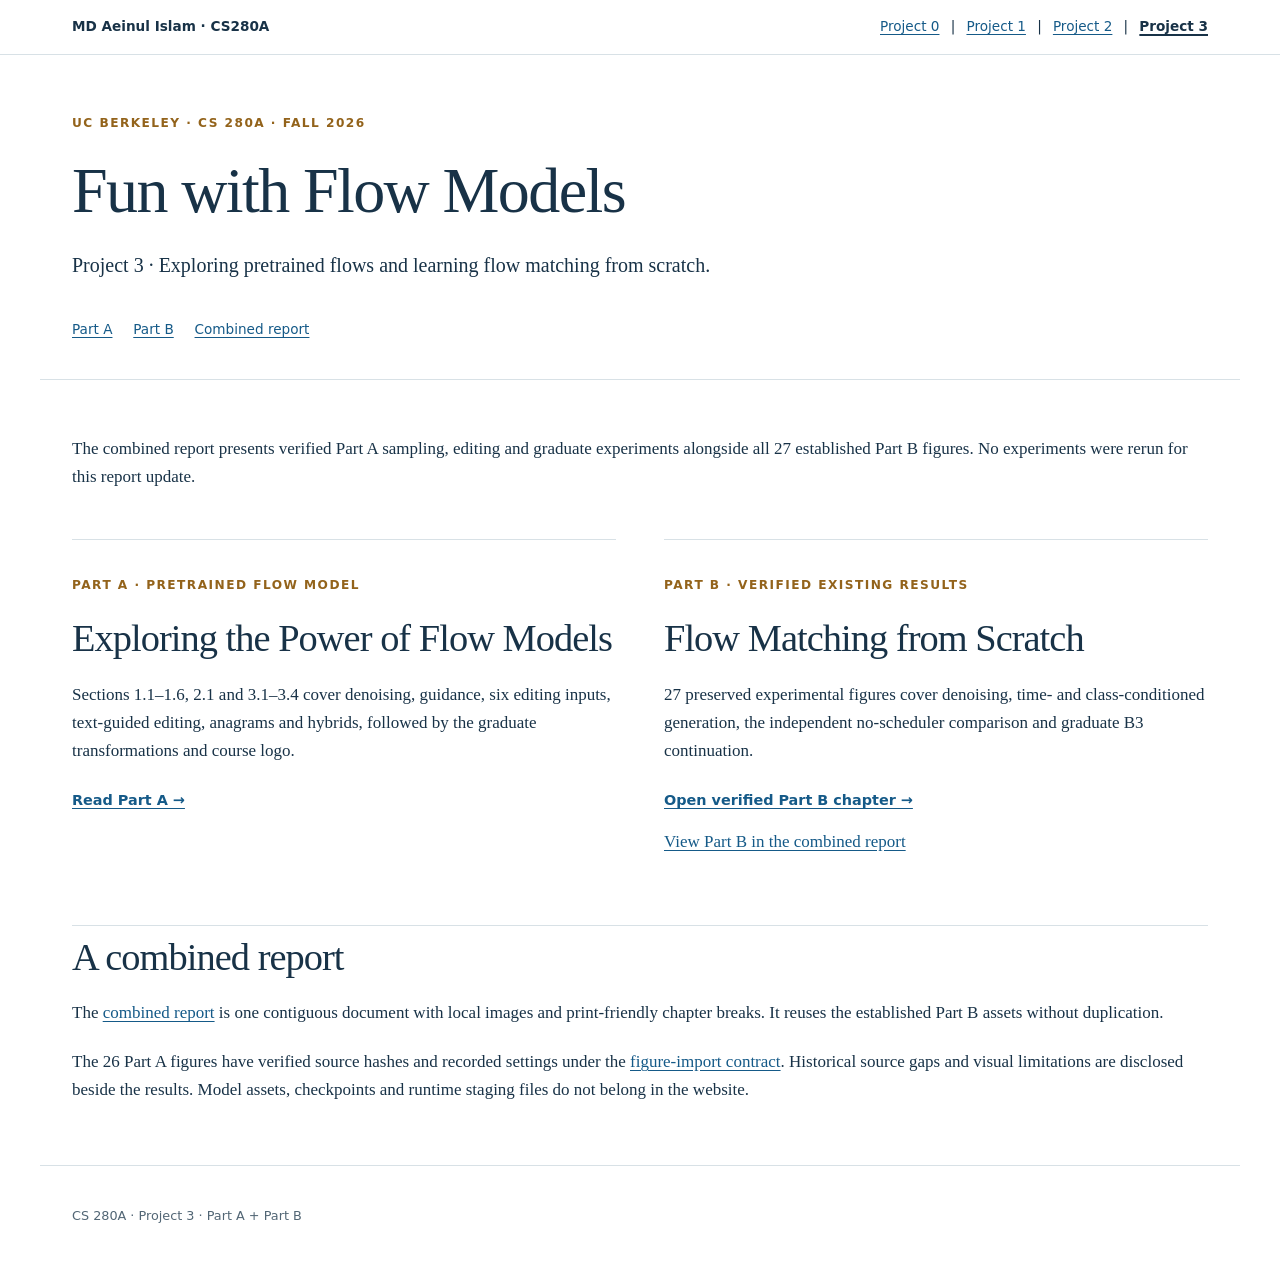
<file: index.html>
<!doctype html>
<html lang="en"><head><meta charset="utf-8"><meta name="viewport" content="width=device-width, initial-scale=1">
<meta http-equiv="Content-Security-Policy" content="default-src 'none'; img-src 'self'; style-src 'self'; base-uri 'none'; form-action 'none'">
<meta name="description" content="CS 280A Project 3, with verified Part A and Part B experiments and documented limitations.">
<title>CS 280A Project 3 · Fun with Flow Models</title><link rel="stylesheet" href="integration.css"></head>
<body class="project-site"><a class="skip" href="#home-main">Skip to project overview</a>
<nav class="project-bar" aria-label="Course projects"><div class="project-bar-inner"><span class="brand">MD Aeinul Islam · CS280A</span><div class="project-links"><a href="https://md-islam.github.io/cs280-project0/">Project 0</a><span aria-hidden="true">|</span><a href="https://md-islam.github.io/cs280-project1/">Project 1</a><span aria-hidden="true">|</span><a href="https://md-islam.github.io/cs280-project2/">Project 2</a><span aria-hidden="true">|</span><a href="index.html" aria-current="page">Project 3</a></div></div></nav>
<header class="site-header"><p class="overline">UC Berkeley · CS 280A · Fall 2026</p><h1>Fun with Flow Models</h1><p class="lead">Project 3 · Exploring pretrained flows and learning flow matching from scratch.</p>
<nav class="shared-nav" aria-label="Project navigation"><a href="report.html#part-a">Part A</a><a href="partb/index.html">Part B</a><a href="report.html">Combined report</a></nav></header>
<main id="home-main"><p>The combined report presents verified Part A sampling, editing and graduate experiments alongside all 27 established Part B figures. No experiments were rerun for this report update.</p>
<div class="chapter-links"><section><p class="overline">Part A · Pretrained flow model</p><h2>Exploring the Power of Flow Models</h2><p>Sections 1.1–1.6, 2.1 and 3.1–3.4 cover denoising, guidance, six editing inputs, text-guided editing, anagrams and hybrids, followed by the graduate transformations and course logo.</p><a class="chapter-link" href="report.html#part-a">Read Part A →</a></section>
<section><p class="overline">Part B · Verified existing results</p><h2>Flow Matching from Scratch</h2><p>27 preserved experimental figures cover denoising, time- and class-conditioned generation, the independent no-scheduler comparison and graduate B3 continuation.</p><a class="chapter-link" href="partb/index.html">Open verified Part B chapter →</a><p><a href="report.html#part-b">View Part B in the combined report</a></p></section></div>
<section class="workflow-note"><h2>A combined report</h2><p>The <a href="report.html">combined report</a> is one contiguous document with local images and print-friendly chapter breaks. It reuses the established Part B assets without duplication.</p><p>The 26 Part A figures have verified source hashes and recorded settings under the <a href="parta/figure_import.schema.json">figure-import contract</a>. Historical source gaps and visual limitations are disclosed beside the results. Model assets, checkpoints and runtime staging files do not belong in the website.</p></section></main>
<footer class="site-footer">CS 280A · Project 3 · Part A + Part B</footer></body></html>
</file>
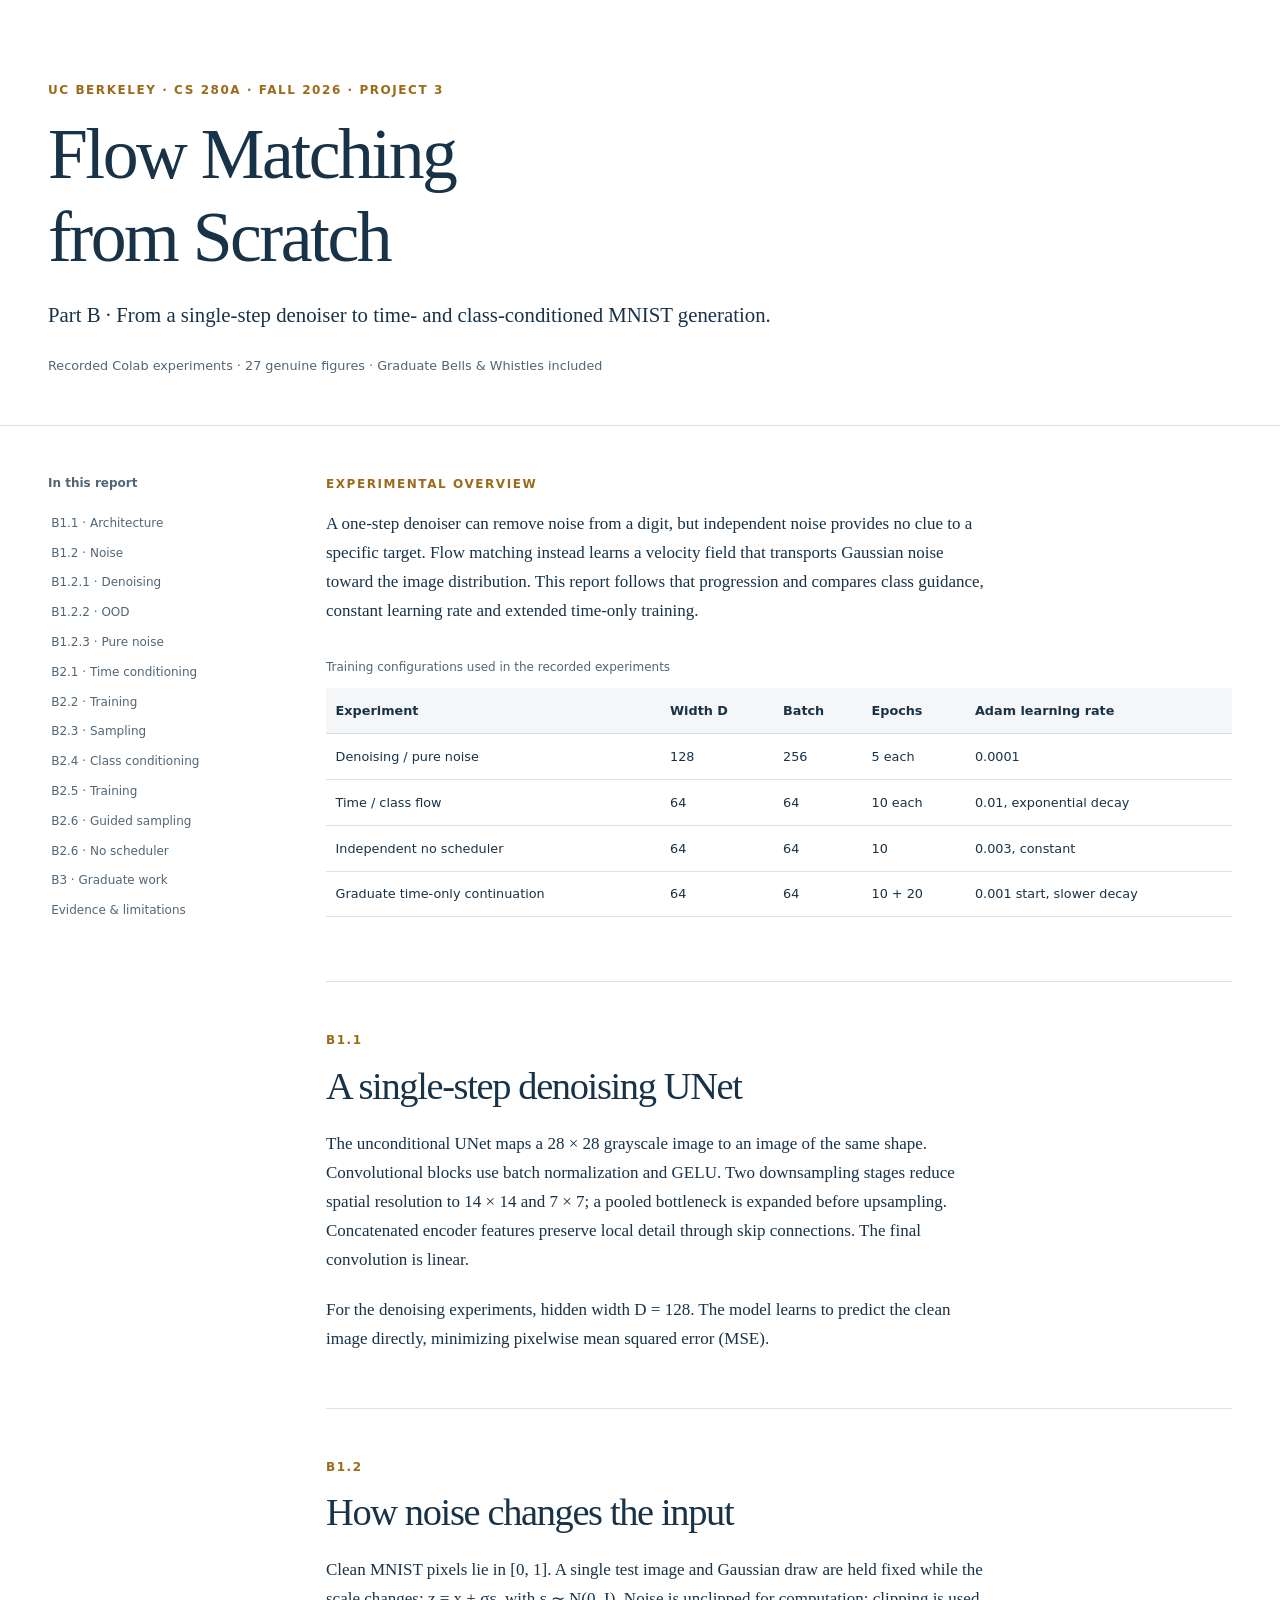
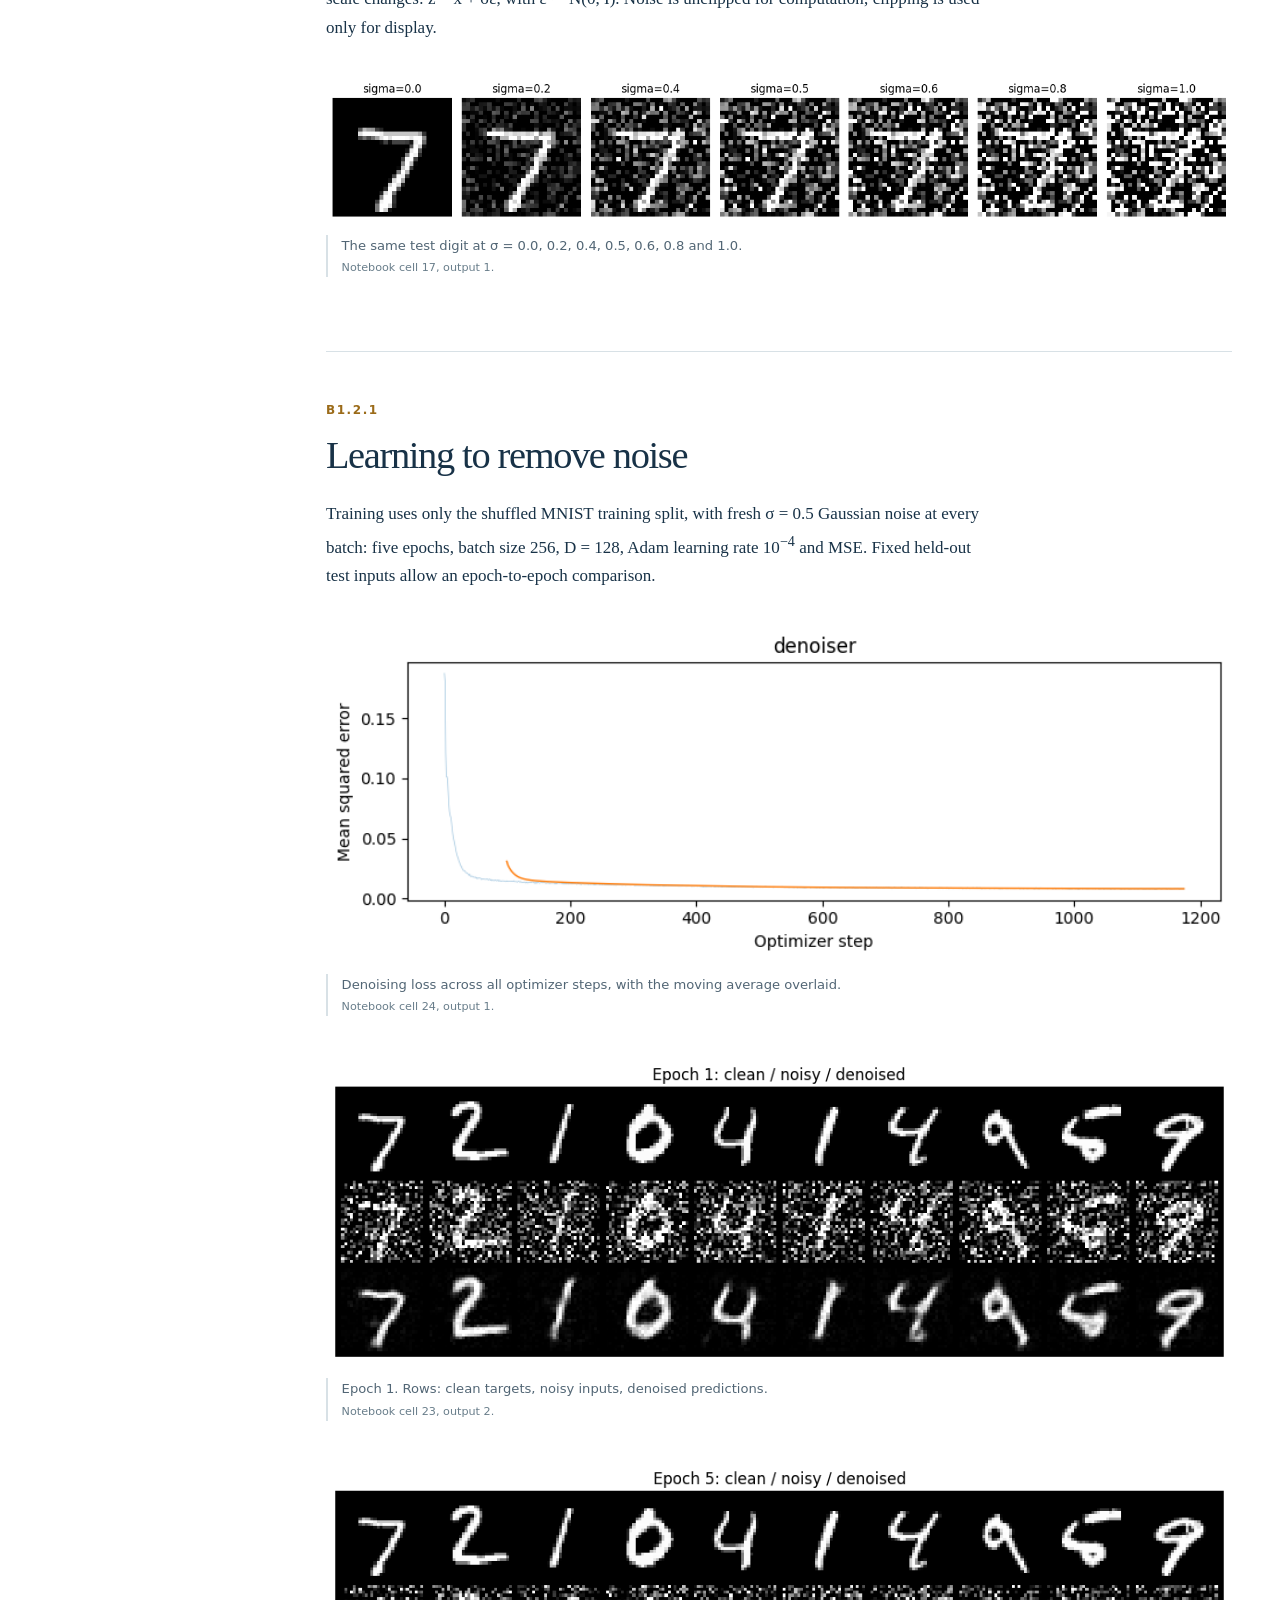
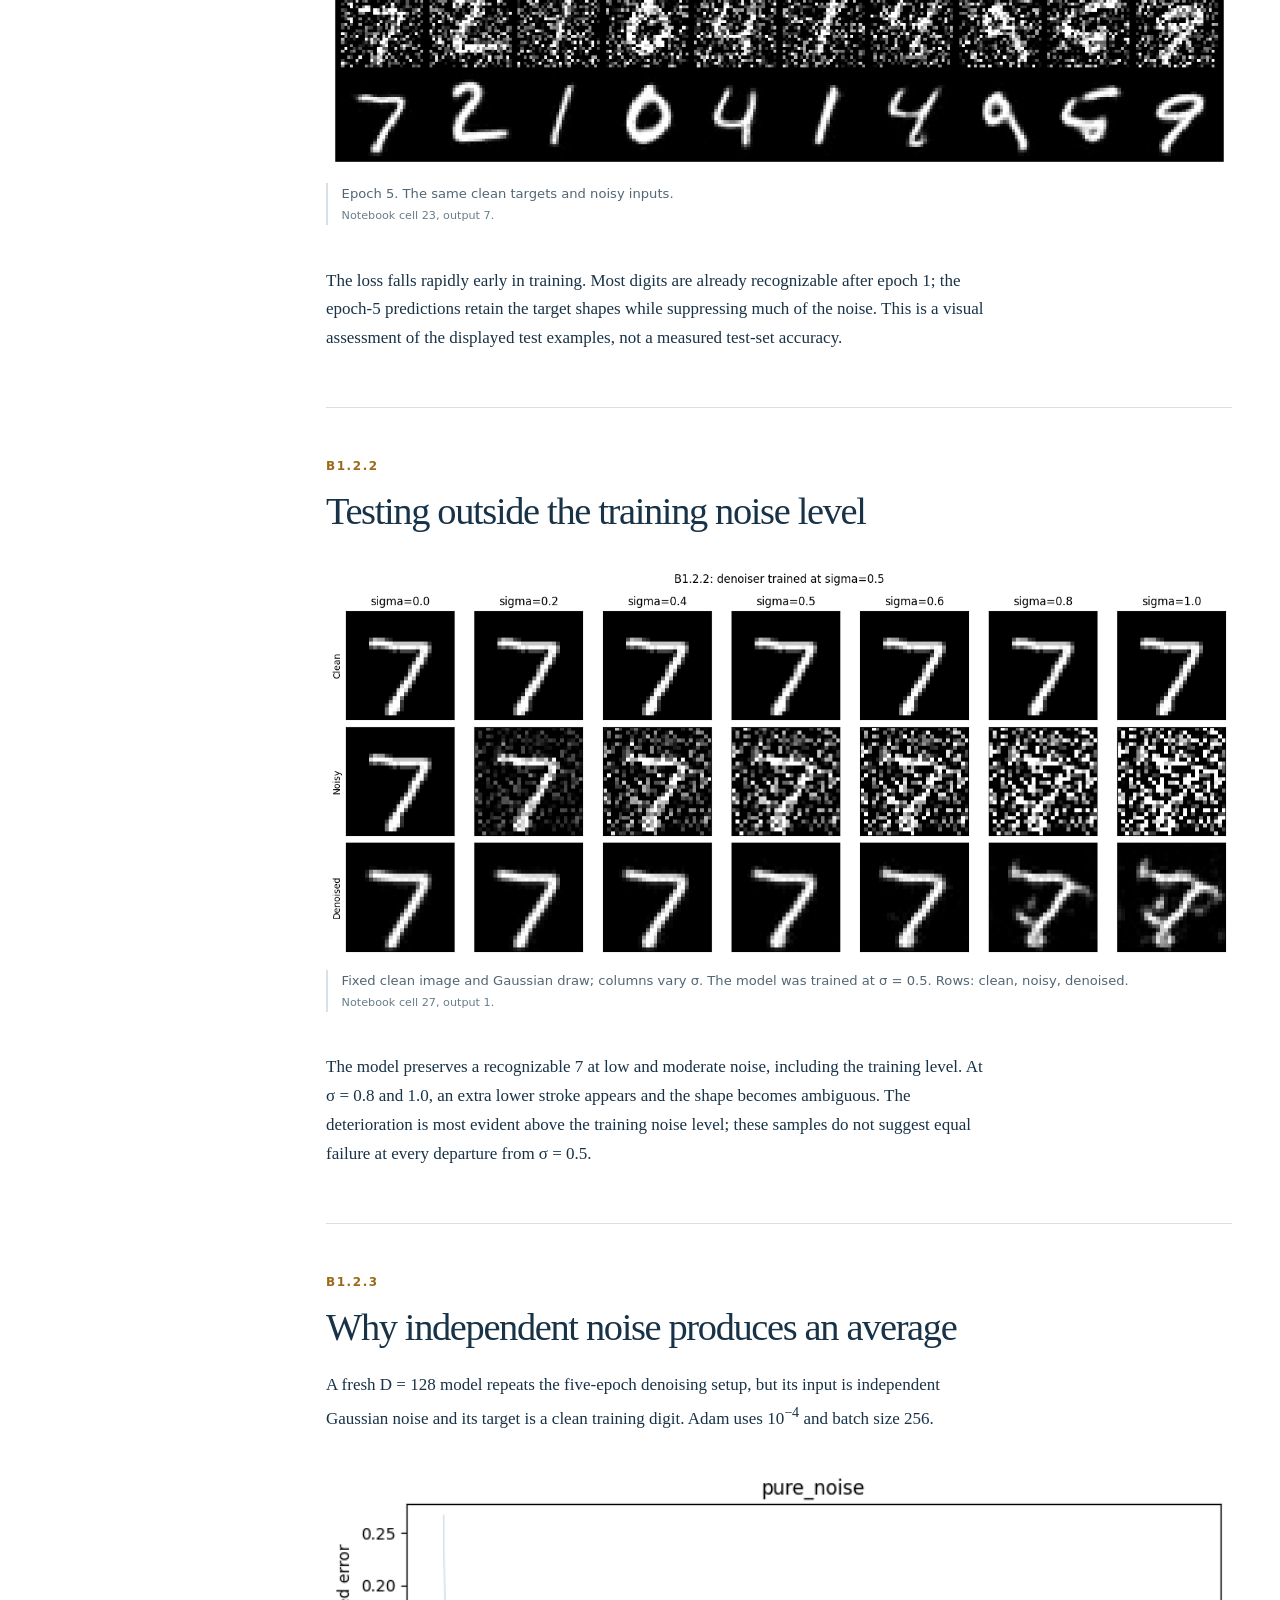
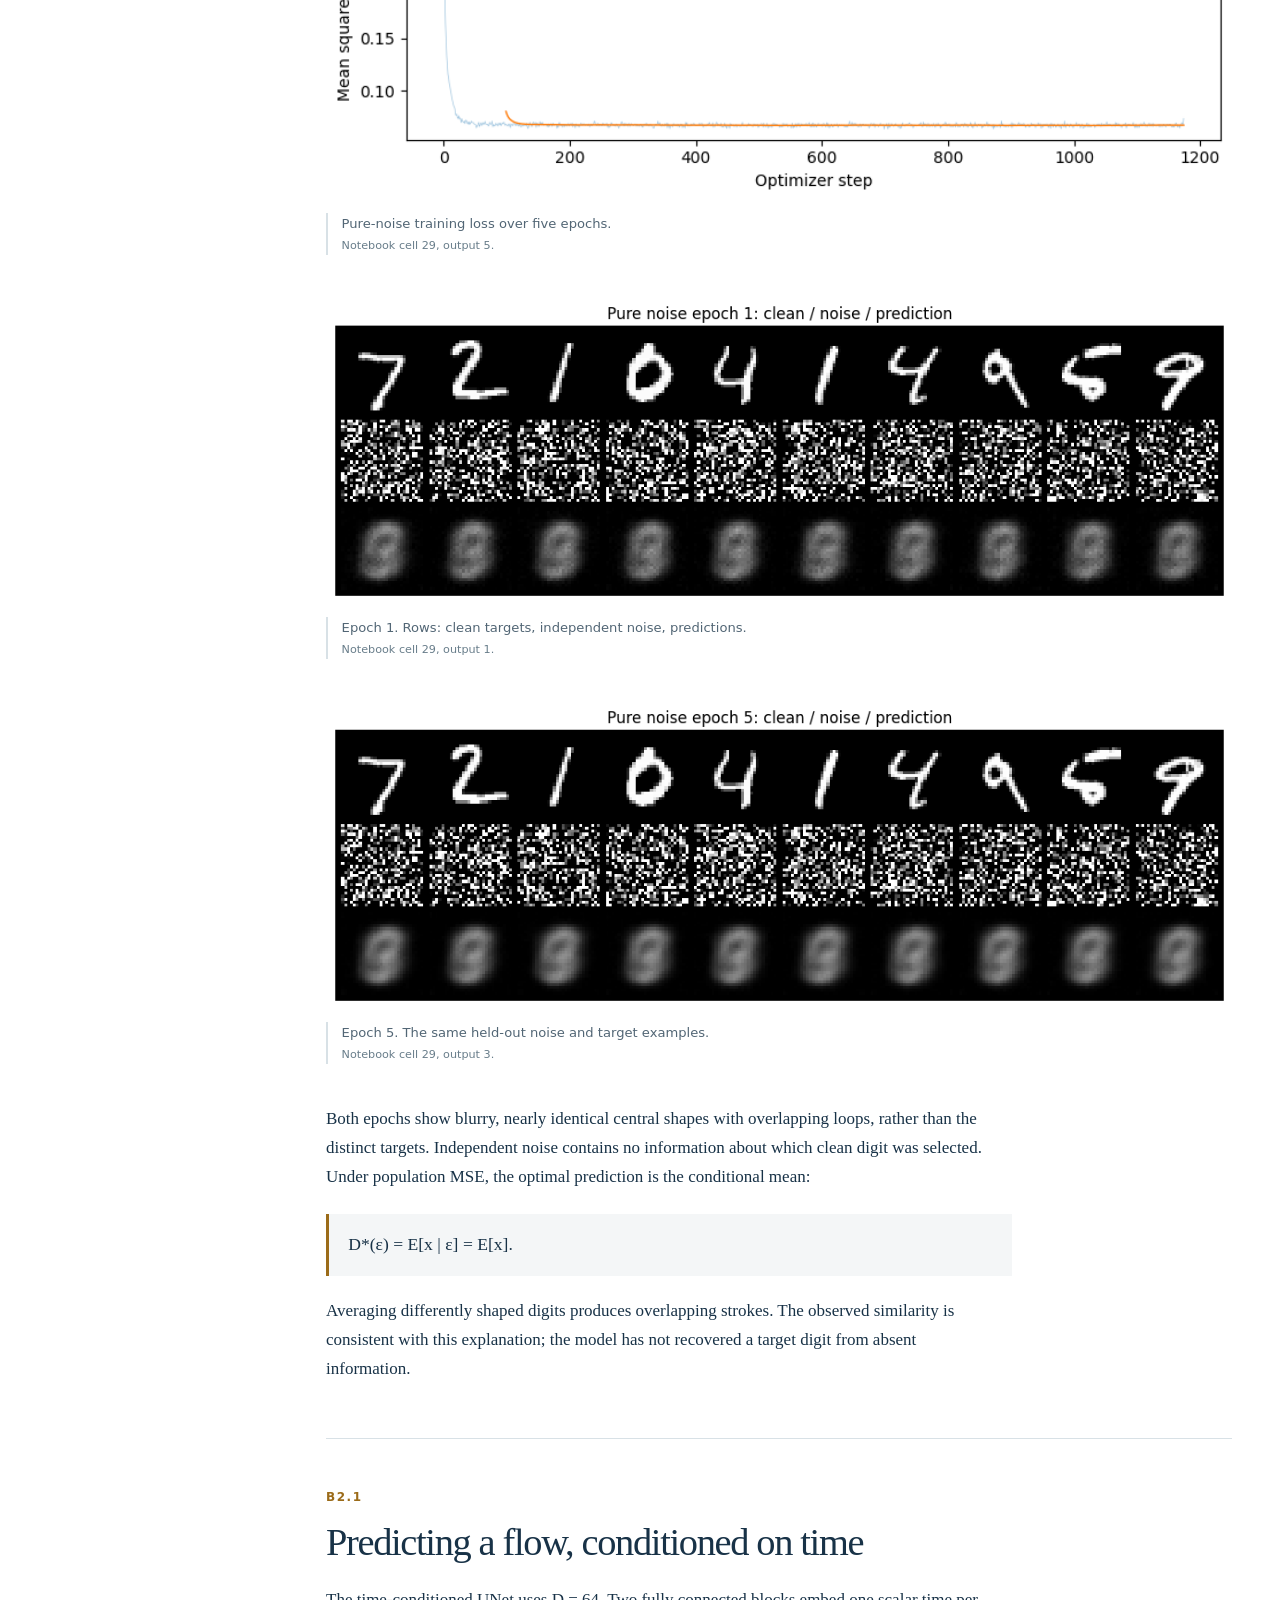
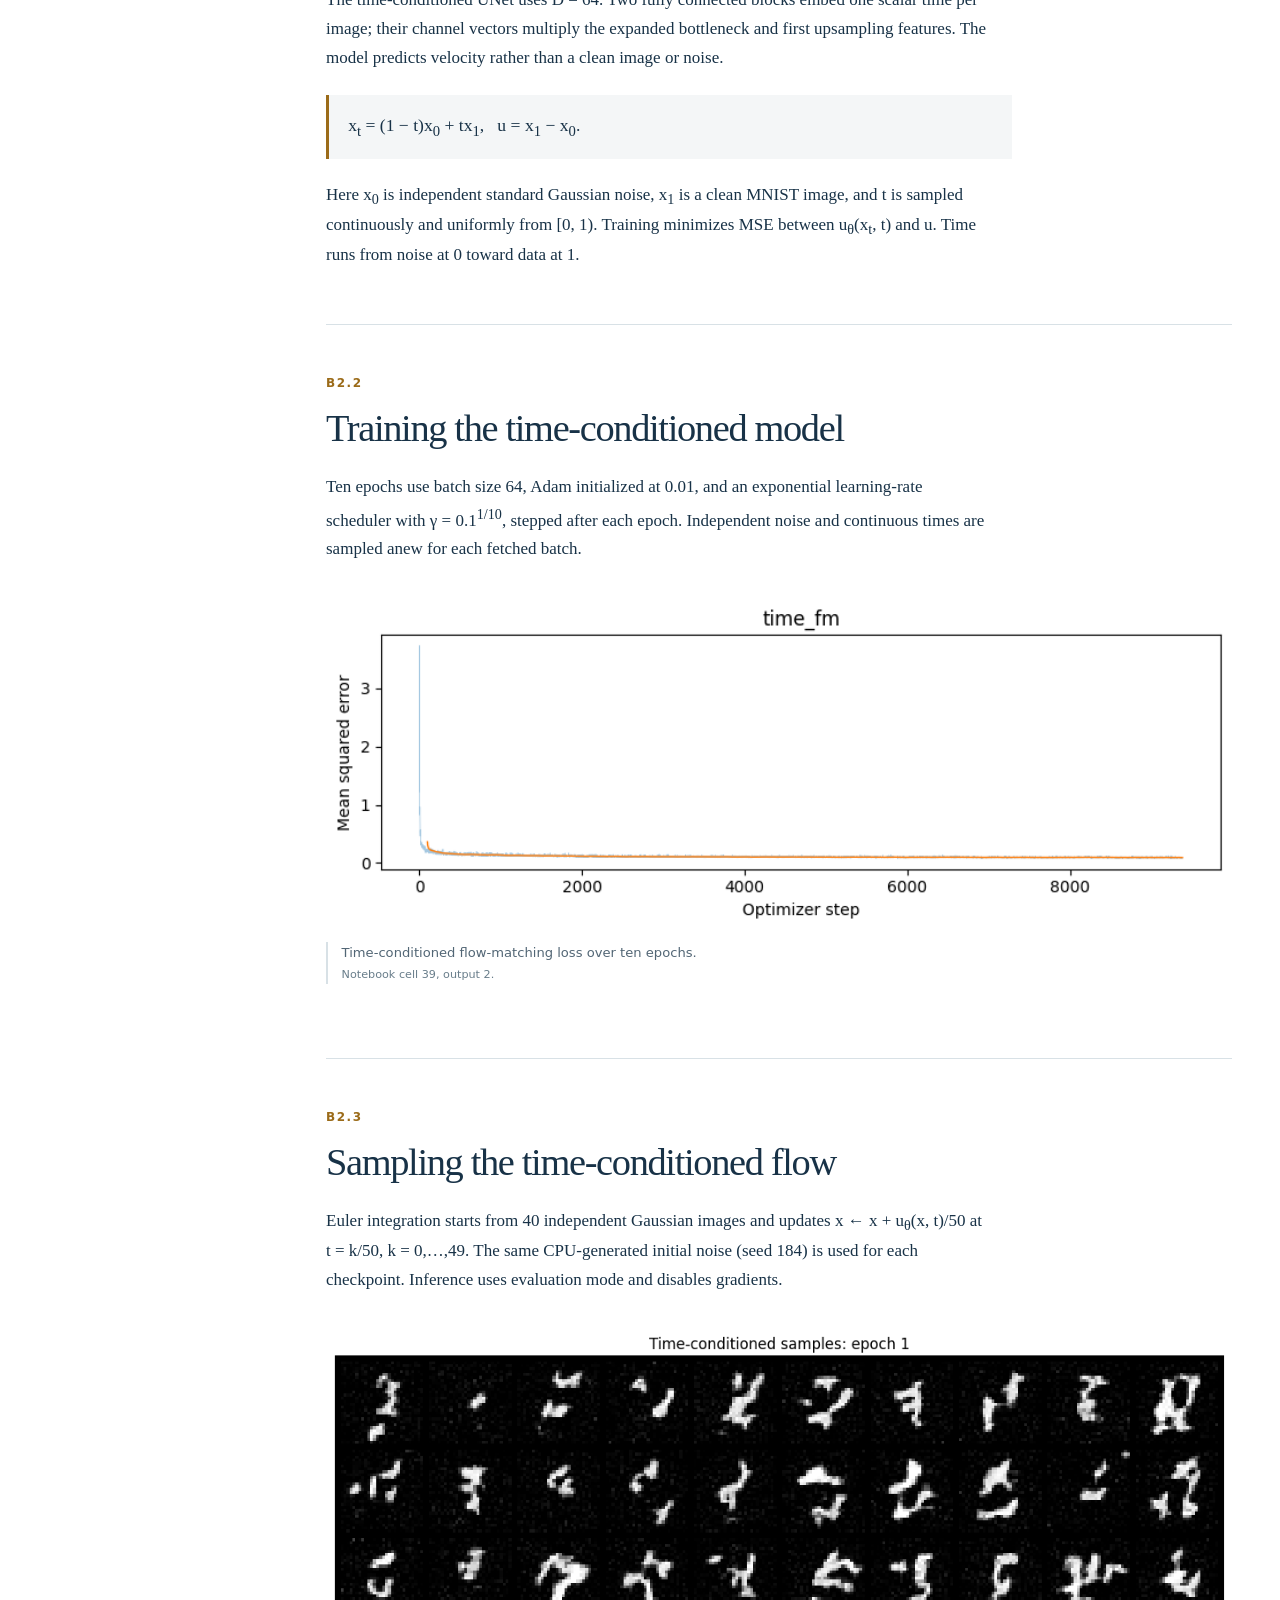
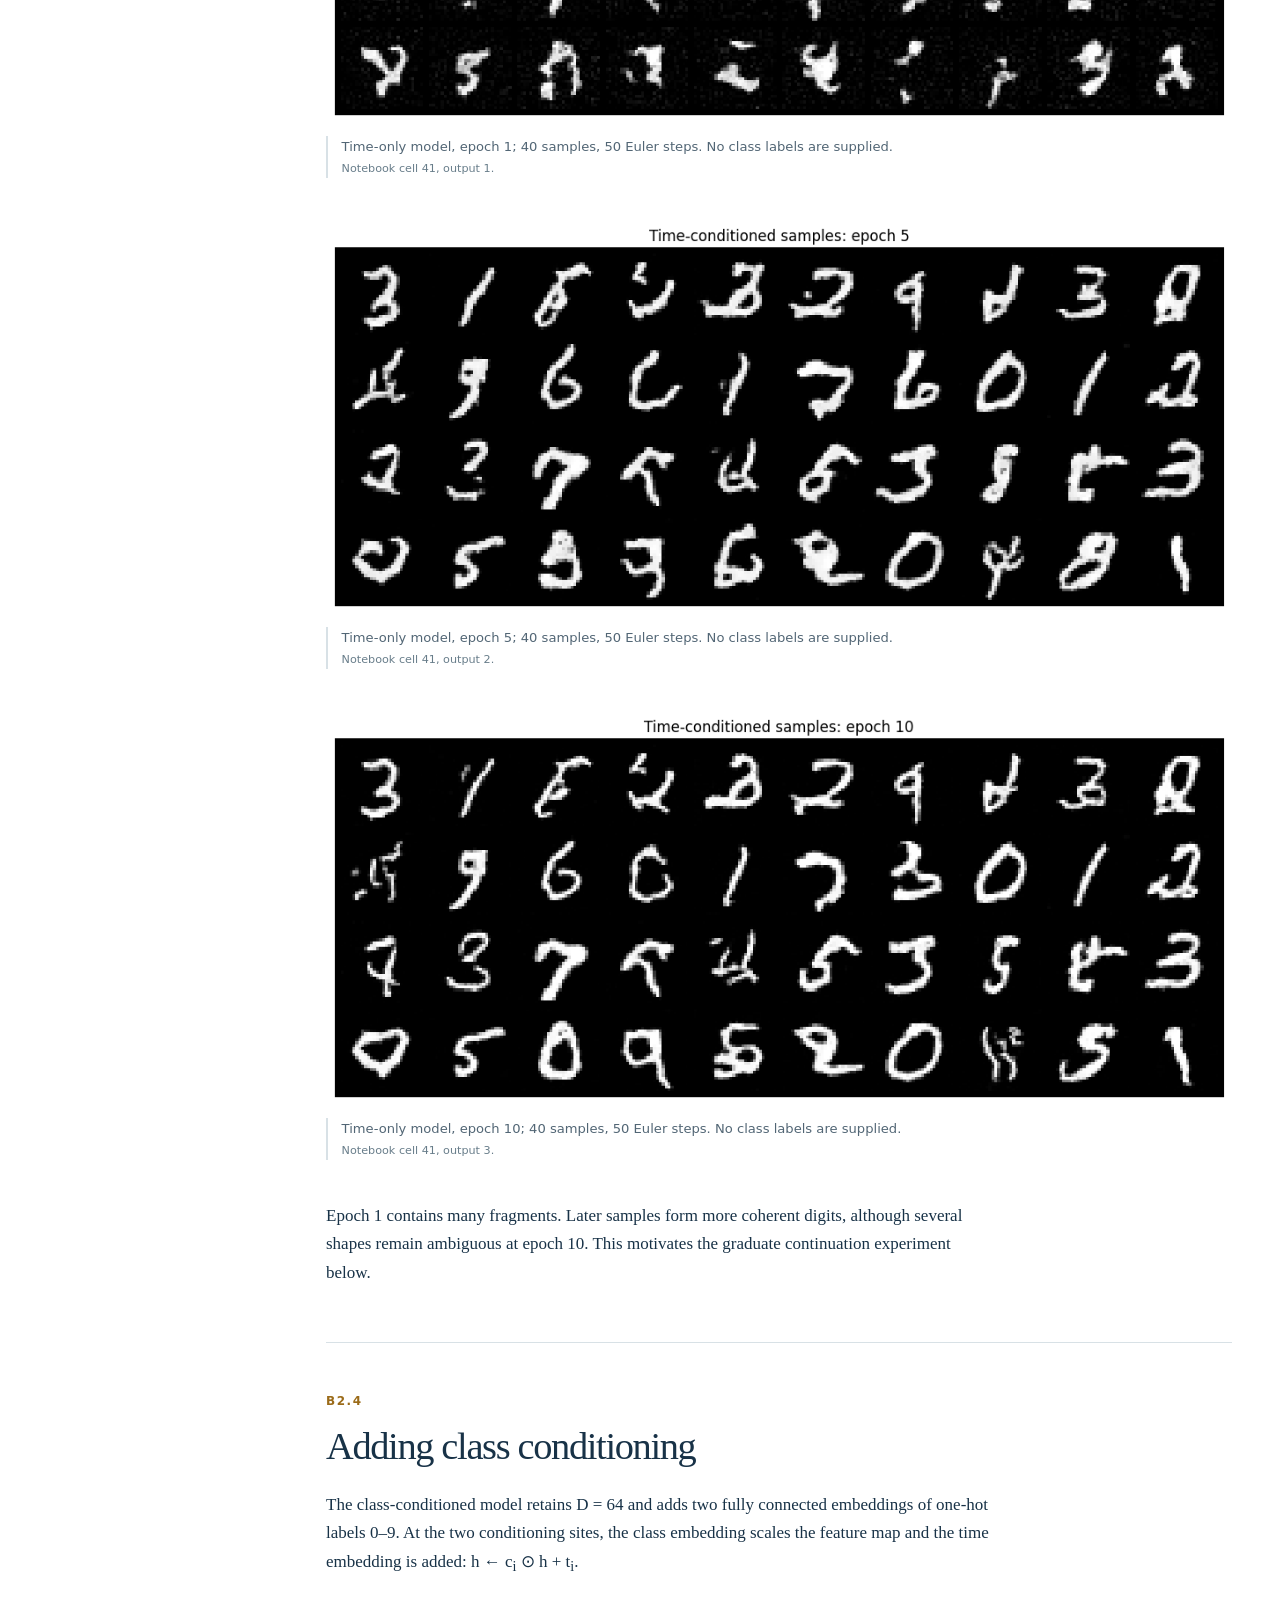
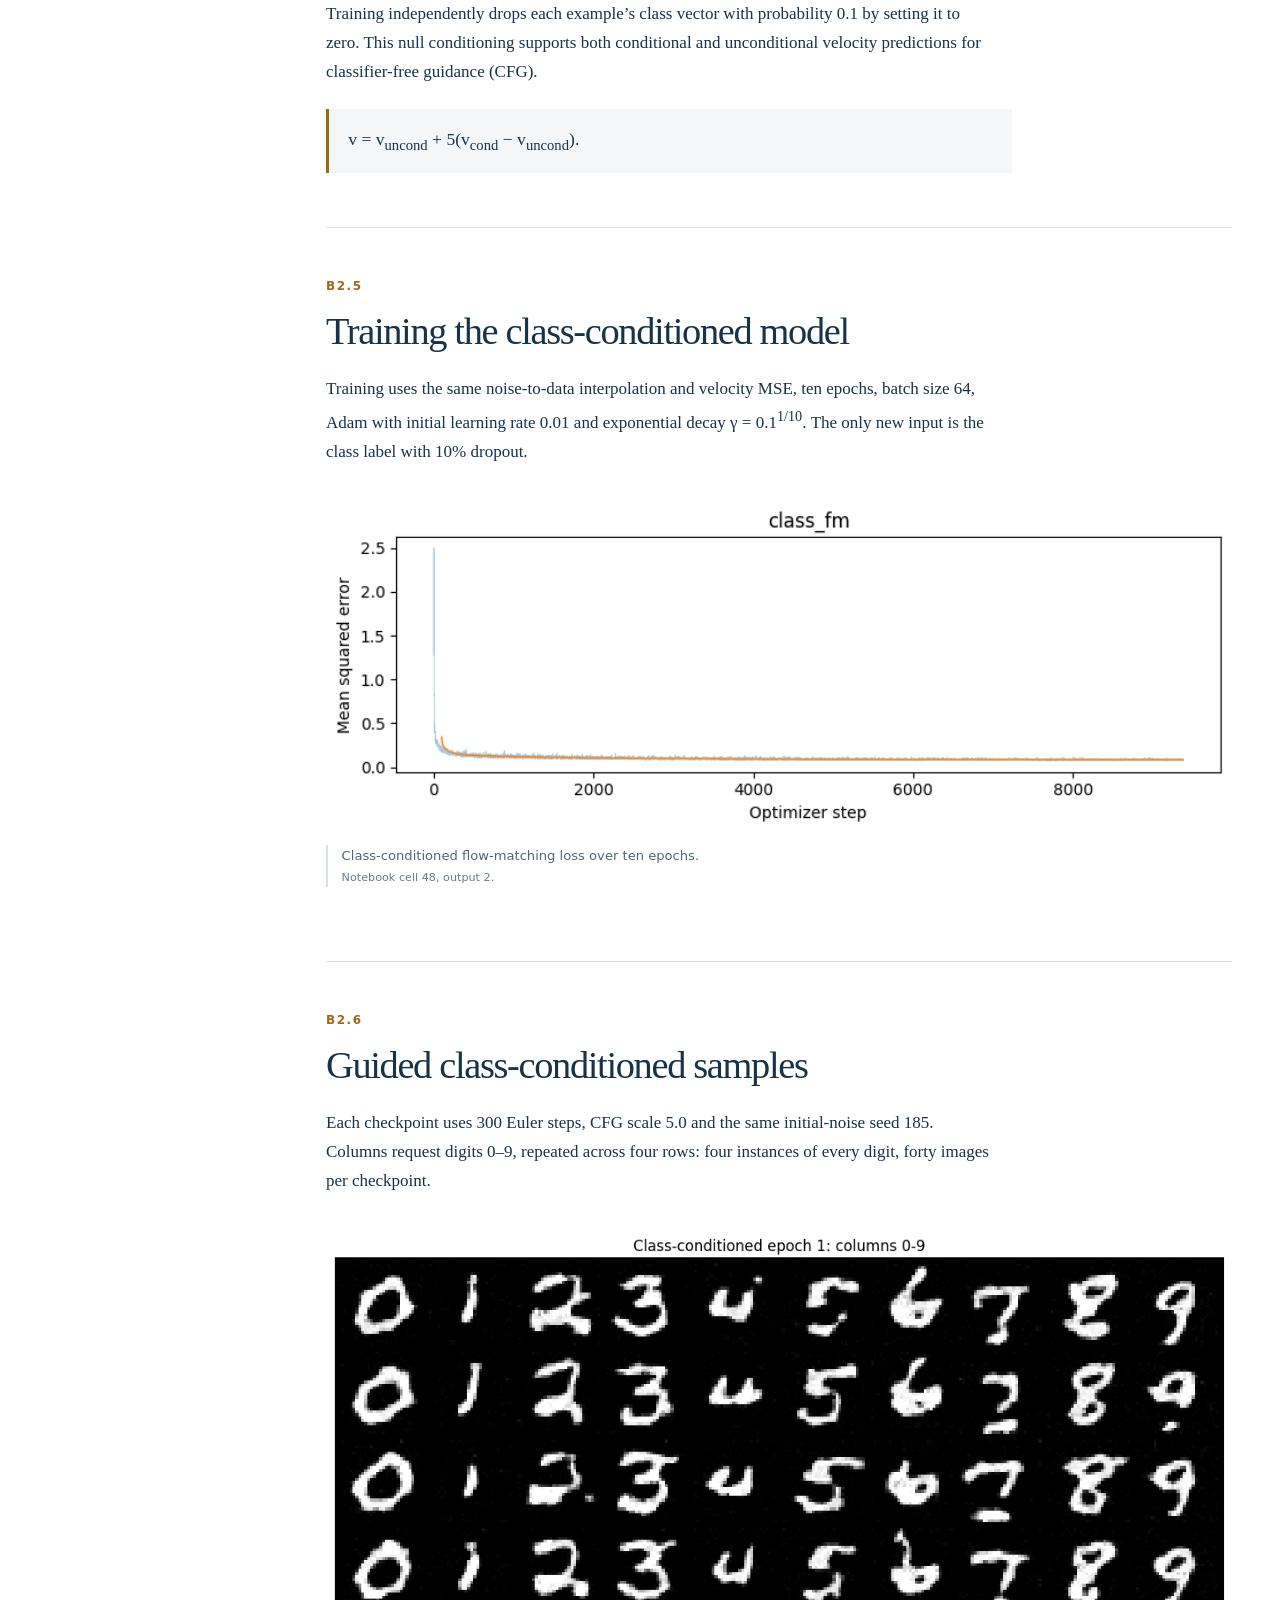
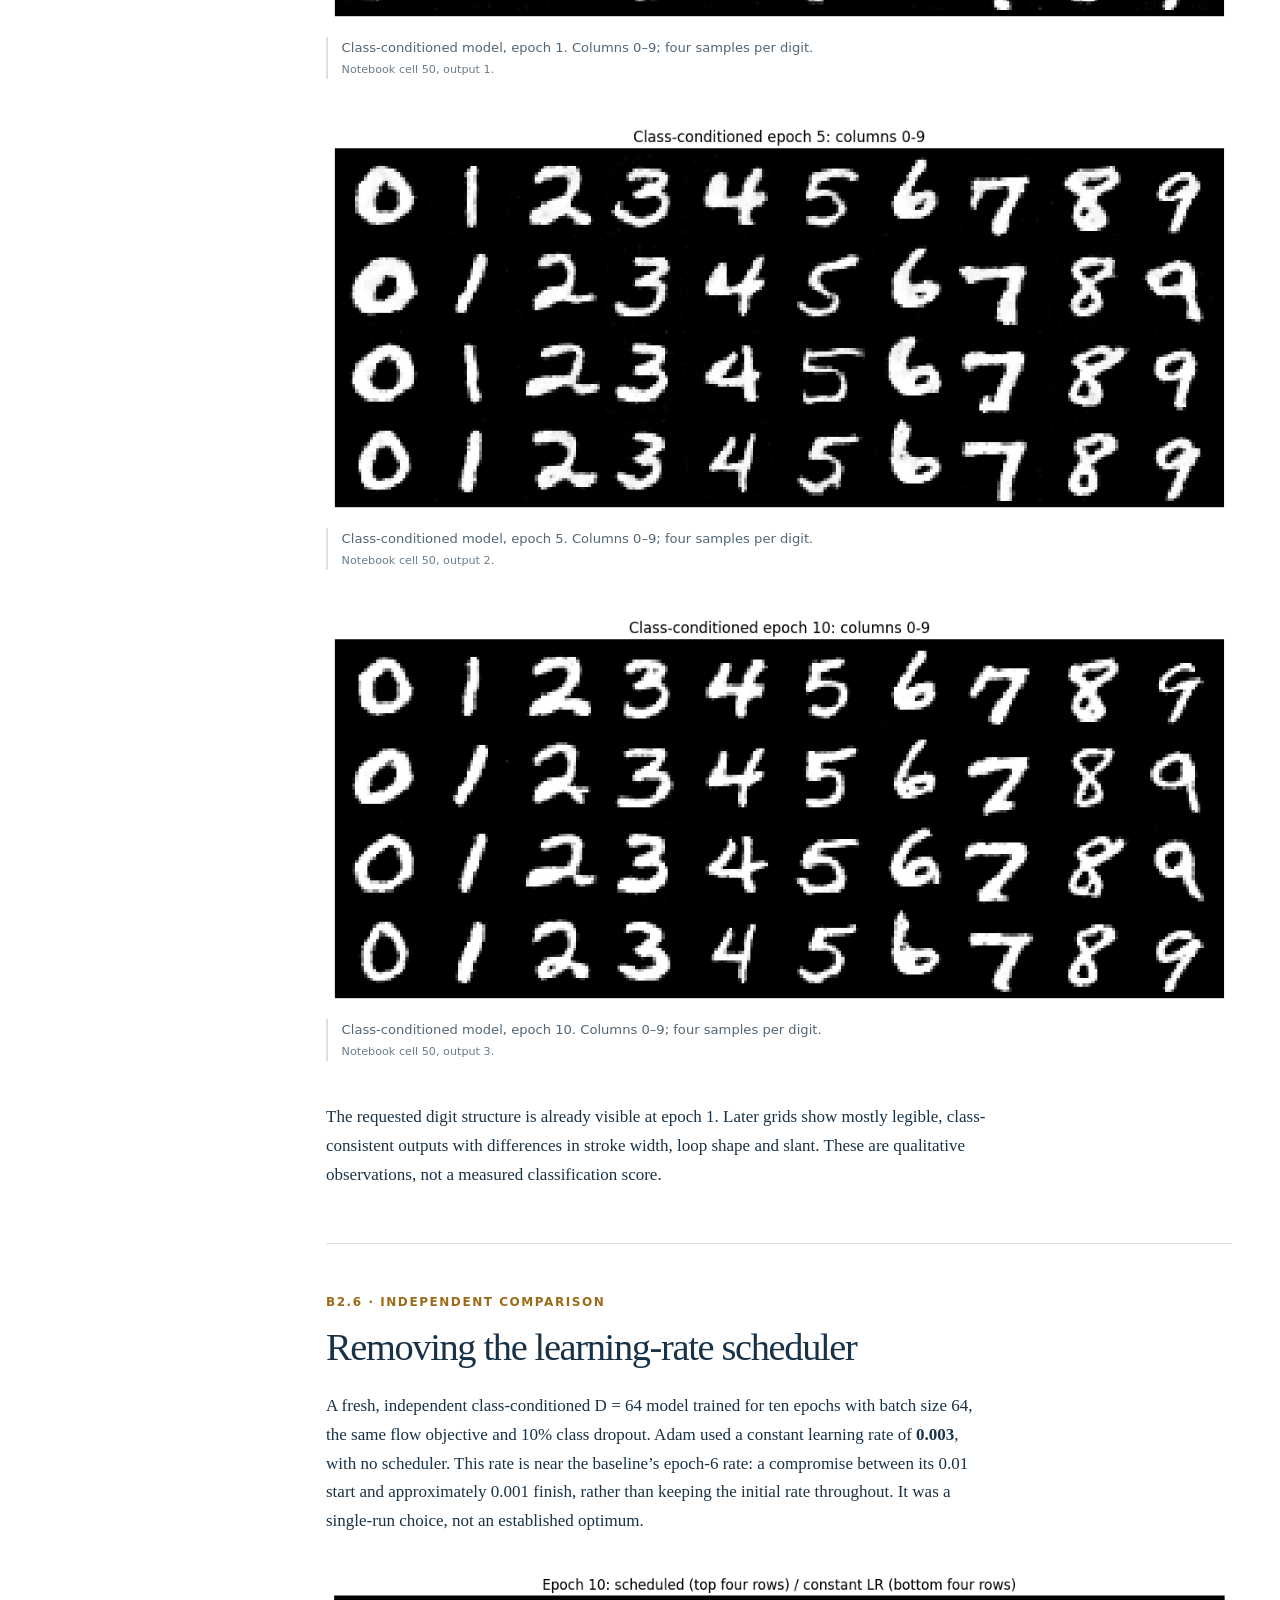
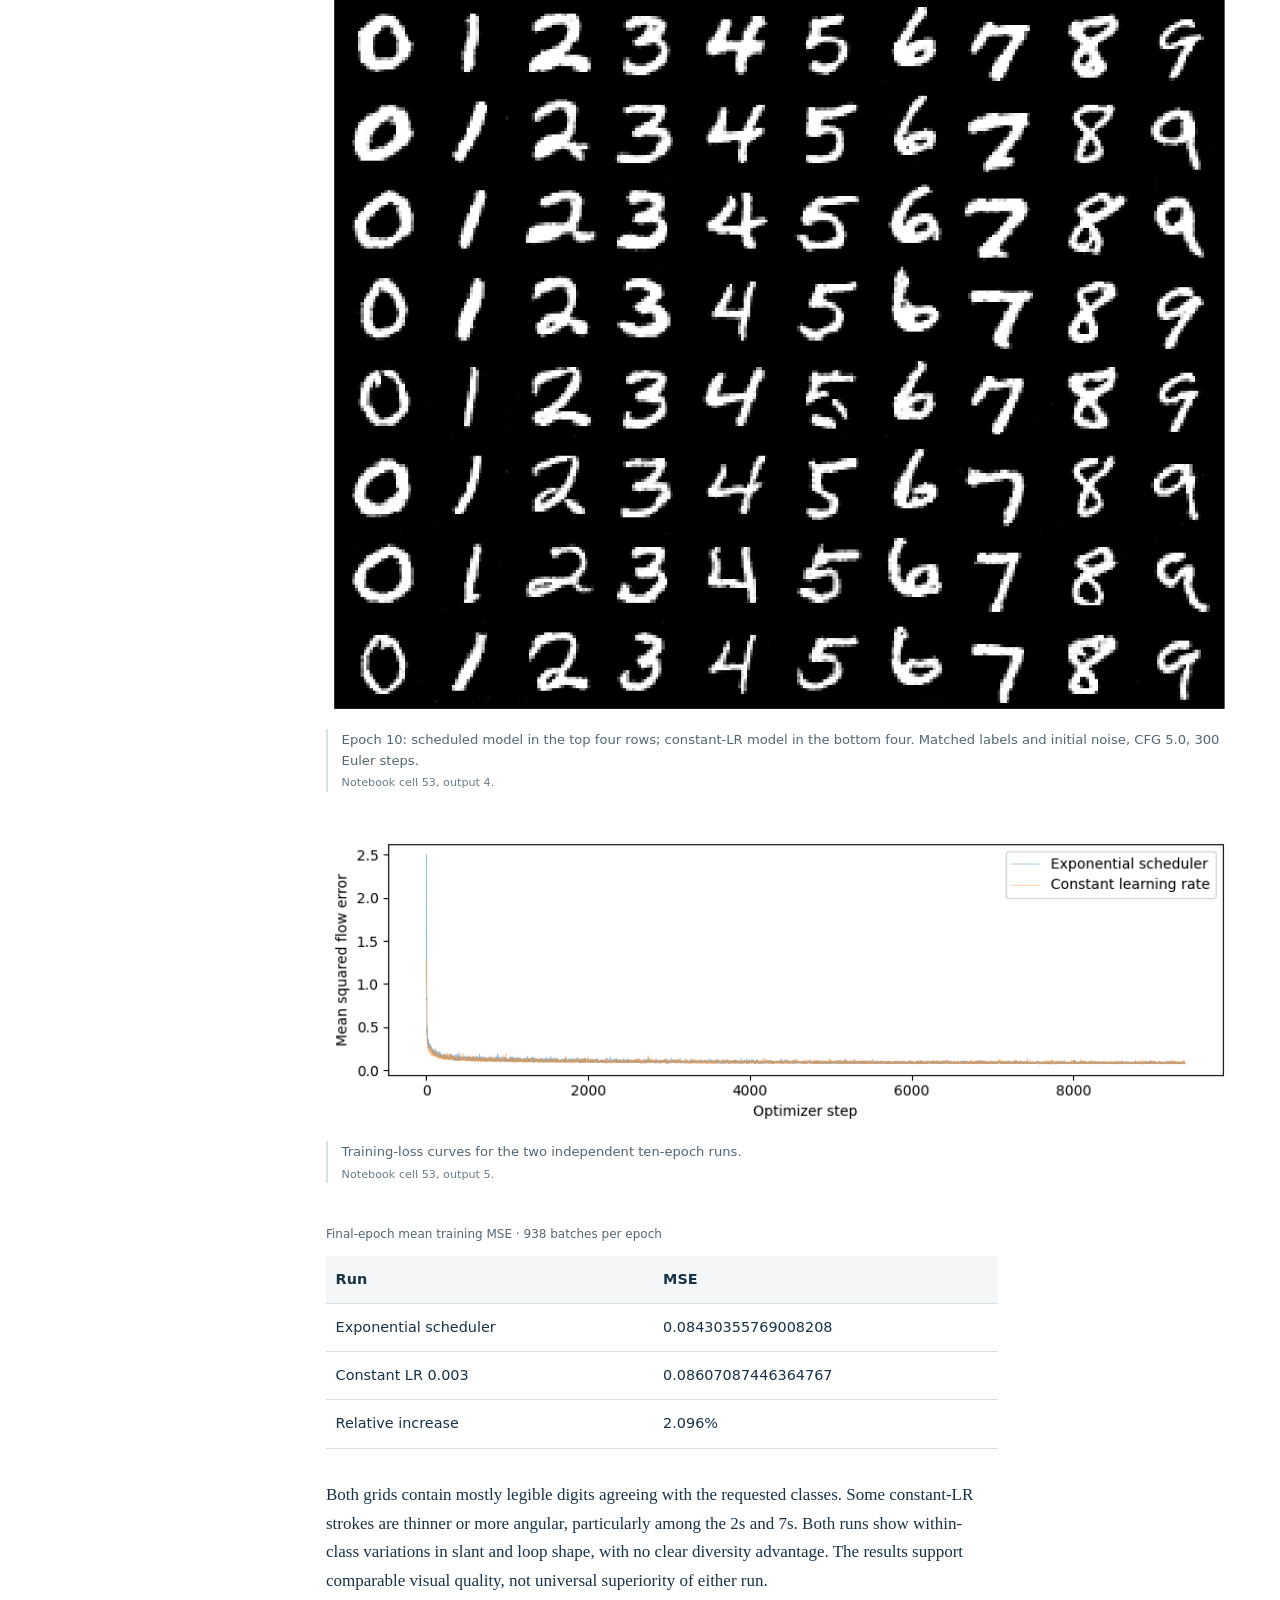
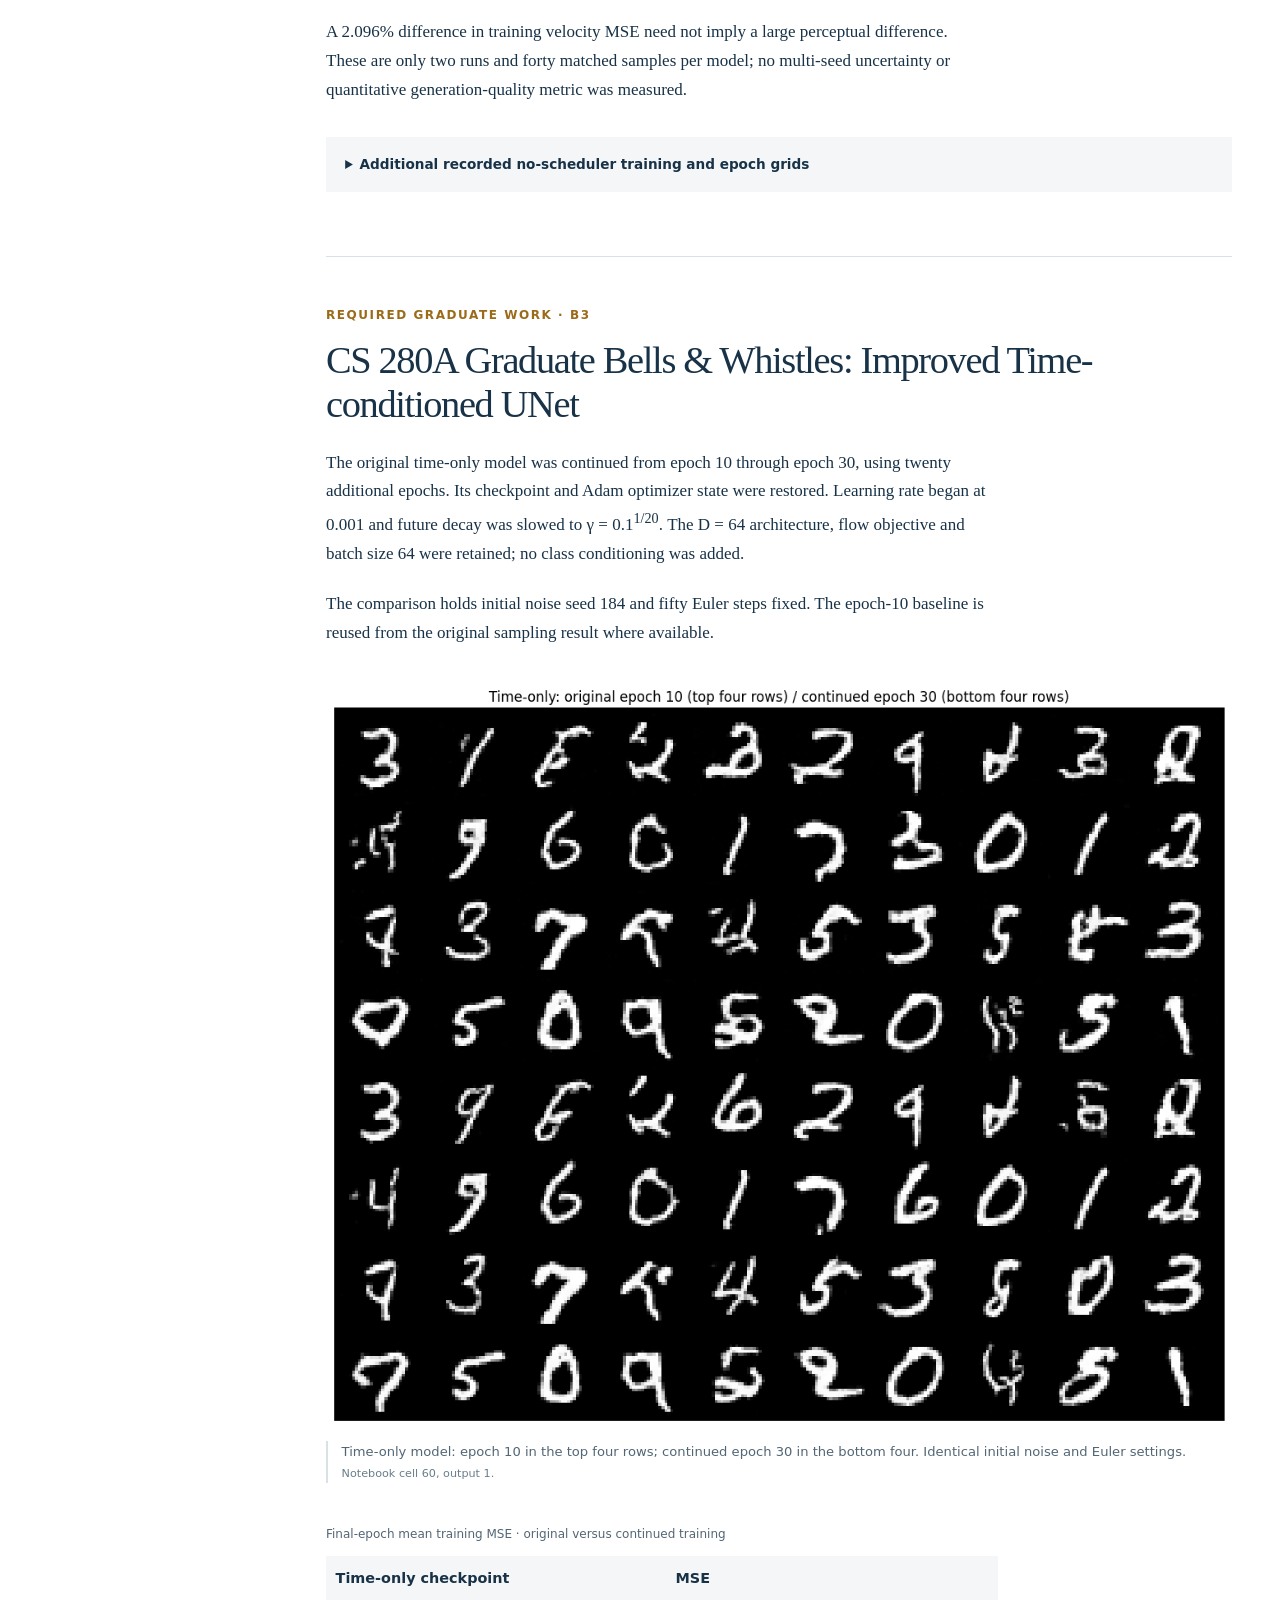
<file: partb/index.html>
<!doctype html>
<html lang="en">
<head>
<meta charset="utf-8">
<meta name="viewport" content="width=device-width, initial-scale=1">
<meta http-equiv="Content-Security-Policy" content="default-src 'none'; img-src 'self'; style-src 'self'; base-uri 'none'; form-action 'none'">
<meta name="description" content="CS 280A Project 3 Part B: genuine MNIST denoising and flow-matching experiments, controlled comparisons and graduate results.">
<title>Part B · Flow Matching from Scratch | CS 280A Project 3</title>
<link rel="stylesheet" href="styles.css">
</head>
<body>
<a class="skip" href="#main">Skip to results</a>
<header class="report-header">
<p class="eyebrow">UC Berkeley · CS 280A · Fall 2026 · Project 3</p>
<h1>Flow Matching<br>from Scratch</h1>
<p class="dek">Part B · From a single-step denoiser to time- and class-conditioned MNIST generation.</p>
<p class="report-note">Recorded Colab experiments · 27 genuine figures · Graduate Bells &amp; Whistles included</p>
</header>
<div class="layout">
<nav aria-label="Report contents">
<p class="nav-title">In this report</p>
<a href="#b11">B1.1 · Architecture</a>
<a href="#b12">B1.2 · Noise</a>
<a href="#b121">B1.2.1 · Denoising</a>
<a href="#b122">B1.2.2 · OOD</a>
<a href="#b123">B1.2.3 · Pure noise</a>
<a href="#b21">B2.1 · Time conditioning</a>
<a href="#b22">B2.2 · Training</a>
<a href="#b23">B2.3 · Sampling</a>
<a href="#b24">B2.4 · Class conditioning</a>
<a href="#b25">B2.5 · Training</a>
<a href="#b26">B2.6 · Guided sampling</a>
<a href="#b26-nosched">B2.6 · No scheduler</a>
<a href="#b3">B3 · Graduate work</a>
<a href="#evidence">Evidence & limitations</a>
</nav>
<main id="main">
<div class="opening">
<p class="eyebrow">Experimental overview</p>
<p>A one-step denoiser can remove noise from a digit, but independent noise provides no clue to a specific target. Flow matching instead learns a velocity field that transports Gaussian noise toward the image distribution. This report follows that progression and compares class guidance, constant learning rate and extended time-only training.</p>
<table>
<caption>Training configurations used in the recorded experiments</caption>
<thead>
<tr>
<th scope="col">Experiment</th>
<th scope="col">Width D</th>
<th scope="col">Batch</th>
<th scope="col">Epochs</th>
<th scope="col">Adam learning rate</th>
</tr>
</thead>
<tbody>
<tr>
<th scope="row">Denoising / pure noise</th>
<td>128</td>
<td>256</td>
<td>5 each</td>
<td>0.0001</td>
</tr>
<tr>
<th scope="row">Time / class flow</th>
<td>64</td>
<td>64</td>
<td>10 each</td>
<td>0.01, exponential decay</td>
</tr>
<tr>
<th scope="row">Independent no scheduler</th>
<td>64</td>
<td>64</td>
<td>10</td>
<td>0.003, constant</td>
</tr>
<tr>
<th scope="row">Graduate time-only continuation</th>
<td>64</td>
<td>64</td>
<td>10 + 20</td>
<td>0.001 start, slower decay</td>
</tr>
</tbody>
</table>
</div>
<section id="b11" aria-labelledby="b11-heading">
<p class="eyebrow">B1.1</p>
<h2 id="b11-heading">A single-step denoising UNet</h2>
<p>The unconditional UNet maps a 28 × 28 grayscale image to an image of the same shape. Convolutional blocks use batch normalization and GELU. Two downsampling stages reduce spatial resolution to 14 × 14 and 7 × 7; a pooled bottleneck is expanded before upsampling. Concatenated encoder features preserve local detail through skip connections. The final convolution is linear.</p>
<p>For the denoising experiments, hidden width D = 128. The model learns to predict the clean image directly, minimizing pixelwise mean squared error (MSE).</p>
</section>
<section id="b12" aria-labelledby="b12-heading">
<p class="eyebrow">B1.2</p>
<h2 id="b12-heading">How noise changes the input</h2>
<p>Clean MNIST pixels lie in [0, 1]. A single test image and Gaussian draw are held fixed while the scale changes: <span class="math">z = x + σε</span>, with ε ∼ N(0, I). Noise is unclipped for computation; clipping is used only for display.</p>
<figure id="b12-noise" data-evidence-id="b12-noise">
<a href="images/b12-noise.png" aria-label="Open full-size figure: A fixed MNIST 7 progressively obscured by seven Gaussian noise levels.">
<img src="images/b12-noise.png" width="1389" height="225" alt="A fixed MNIST 7 progressively obscured by seven Gaussian noise levels." loading="eager">
</a>
<figcaption>The same test digit at σ = 0.0, 0.2, 0.4, 0.5, 0.6, 0.8 and 1.0. <span class="source">Notebook cell 17, output 1.</span>
</figcaption>
</figure>
</section>
<section id="b121" aria-labelledby="b121-heading">
<p class="eyebrow">B1.2.1</p>
<h2 id="b121-heading">Learning to remove noise</h2>
<p>Training uses only the shuffled MNIST training split, with fresh σ = 0.5 Gaussian noise at every batch: five epochs, batch size 256, D = 128, Adam learning rate 10<sup>−4</sup> and MSE. Fixed held-out test inputs allow an epoch-to-epoch comparison.</p>
<figure id="b121-loss" data-evidence-id="b121-loss">
<a href="images/b121-loss.png" aria-label="Open full-size figure: Denoiser training MSE drops sharply, then decreases more gradually across five epochs.">
<img src="images/b121-loss.png" width="779" height="290" alt="Denoiser training MSE drops sharply, then decreases more gradually across five epochs." loading="eager">
</a>
<figcaption>Denoising loss across all optimizer steps, with the moving average overlaid. <span class="source">Notebook cell 24, output 1.</span>
</figcaption>
</figure>
<figure id="b121-epoch-1" data-evidence-id="b121-epoch-1">
<a href="images/b121-epoch-1.png" aria-label="Open full-size figure: Ten clean digits, their sigma 0.5 inputs, and recognizable but softened epoch-1 predictions.">
<img src="images/b121-epoch-1.png" width="980" height="334" alt="Ten clean digits, their sigma 0.5 inputs, and recognizable but softened epoch-1 predictions." loading="eager">
</a>
<figcaption>Epoch 1. Rows: clean targets, noisy inputs, denoised predictions. <span class="source">Notebook cell 23, output 2.</span>
</figcaption>
</figure>
<figure id="b121-epoch-5" data-evidence-id="b121-epoch-5">
<a href="images/b121-epoch-5.png" aria-label="Open full-size figure: The same ten test digits with epoch-5 denoising predictions.">
<img src="images/b121-epoch-5.png" width="980" height="334" alt="The same ten test digits with epoch-5 denoising predictions." loading="eager">
</a>
<figcaption>Epoch 5. The same clean targets and noisy inputs. <span class="source">Notebook cell 23, output 7.</span>
</figcaption>
</figure>
<p>The loss falls rapidly early in training. Most digits are already recognizable after epoch 1; the epoch-5 predictions retain the target shapes while suppressing much of the noise. This is a visual assessment of the displayed test examples, not a measured test-set accuracy.</p>
</section>
<section id="b122" aria-labelledby="b122-heading">
<p class="eyebrow">B1.2.2</p>
<h2 id="b122-heading">Testing outside the training noise level</h2>
<figure id="b122-ood" data-evidence-id="b122-ood">
<a href="images/b122-ood.png" aria-label="Open full-size figure: A fixed 7 denoised at seven noise scales; the highest-noise predictions become distorted.">
<img src="images/b122-ood.png" width="1374" height="593" alt="A fixed 7 denoised at seven noise scales; the highest-noise predictions become distorted." loading="eager">
</a>
<figcaption>Fixed clean image and Gaussian draw; columns vary σ. The model was trained at σ = 0.5. Rows: clean, noisy, denoised. <span class="source">Notebook cell 27, output 1.</span>
</figcaption>
</figure>
<p>The model preserves a recognizable 7 at low and moderate noise, including the training level. At σ = 0.8 and 1.0, an extra lower stroke appears and the shape becomes ambiguous. The deterioration is most evident above the training noise level; these samples do not suggest equal failure at every departure from σ = 0.5.</p>
</section>
<section id="b123" aria-labelledby="b123-heading">
<p class="eyebrow">B1.2.3</p>
<h2 id="b123-heading">Why independent noise produces an average</h2>
<p>A fresh D = 128 model repeats the five-epoch denoising setup, but its input is independent Gaussian noise and its target is a clean training digit. Adam uses 10<sup>−4</sup> and batch size 256.</p>
<figure id="b123-loss" data-evidence-id="b123-loss">
<a href="images/b123-loss.png" aria-label="Open full-size figure: Pure-noise training loss falls quickly and plateaus above the ordinary denoising loss.">
<img src="images/b123-loss.png" width="788" height="290" alt="Pure-noise training loss falls quickly and plateaus above the ordinary denoising loss." loading="eager">
</a>
<figcaption>Pure-noise training loss over five epochs. <span class="source">Notebook cell 29, output 5.</span>
</figcaption>
</figure>
<figure id="b123-epoch-1" data-evidence-id="b123-epoch-1">
<a href="images/b123-epoch-1.png" aria-label="Open full-size figure: Different pure-noise inputs produce similar blurry central loops after epoch 1.">
<img src="images/b123-epoch-1.png" width="980" height="334" alt="Different pure-noise inputs produce similar blurry central loops after epoch 1." loading="eager">
</a>
<figcaption>Epoch 1. Rows: clean targets, independent noise, predictions. <span class="source">Notebook cell 29, output 1.</span>
</figcaption>
</figure>
<figure id="b123-epoch-5" data-evidence-id="b123-epoch-5">
<a href="images/b123-epoch-5.png" aria-label="Open full-size figure: Epoch-5 pure-noise predictions remain visually similar averaged shapes rather than distinct digits.">
<img src="images/b123-epoch-5.png" width="980" height="334" alt="Epoch-5 pure-noise predictions remain visually similar averaged shapes rather than distinct digits." loading="eager">
</a>
<figcaption>Epoch 5. The same held-out noise and target examples. <span class="source">Notebook cell 29, output 3.</span>
</figcaption>
</figure>
<p>Both epochs show blurry, nearly identical central shapes with overlapping loops, rather than the distinct targets. Independent noise contains no information about which clean digit was selected. Under population MSE, the optimal prediction is the conditional mean:</p>
<p class="equation">D*(ε) = E[x | ε] = E[x].</p>
<p>Averaging differently shaped digits produces overlapping strokes. The observed similarity is consistent with this explanation; the model has not recovered a target digit from absent information.</p>
</section>
<section id="b21" aria-labelledby="b21-heading">
<p class="eyebrow">B2.1</p>
<h2 id="b21-heading">Predicting a flow, conditioned on time</h2>
<p>The time-conditioned UNet uses D = 64. Two fully connected blocks embed one scalar time per image; their channel vectors multiply the expanded bottleneck and first upsampling features. The model predicts velocity rather than a clean image or noise.</p>
<p class="equation">x<sub>t</sub> = (1 − t)x<sub>0</sub> + tx<sub>1</sub>, &nbsp; u = x<sub>1</sub> − x<sub>0</sub>.</p>
<p>Here x<sub>0</sub> is independent standard Gaussian noise, x<sub>1</sub> is a clean MNIST image, and t is sampled continuously and uniformly from [0, 1). Training minimizes MSE between u<sub>θ</sub>(x<sub>t</sub>, t) and u. Time runs from noise at 0 toward data at 1.</p>
</section>
<section id="b22" aria-labelledby="b22-heading">
<p class="eyebrow">B2.2</p>
<h2 id="b22-heading">Training the time-conditioned model</h2>
<p>Ten epochs use batch size 64, Adam initialized at 0.01, and an exponential learning-rate scheduler with γ = 0.1<sup>1/10</sup>, stepped after each epoch. Independent noise and continuous times are sampled anew for each fetched batch.</p>
<figure id="b22-loss" data-evidence-id="b22-loss">
<a href="images/b22-loss.png" aria-label="Open full-size figure: Time-conditioned velocity MSE drops rapidly and then improves more slowly.">
<img src="images/b22-loss.png" width="790" height="290" alt="Time-conditioned velocity MSE drops rapidly and then improves more slowly." loading="eager">
</a>
<figcaption>Time-conditioned flow-matching loss over ten epochs. <span class="source">Notebook cell 39, output 2.</span>
</figcaption>
</figure>
</section>
<section id="b23" aria-labelledby="b23-heading">
<p class="eyebrow">B2.3</p>
<h2 id="b23-heading">Sampling the time-conditioned flow</h2>
<p>Euler integration starts from 40 independent Gaussian images and updates x ← x + u<sub>θ</sub>(x, t)/50 at t = k/50, k = 0,…,49. The same CPU-generated initial noise (seed 184) is used for each checkpoint. Inference uses evaluation mode and disables gradients.</p>
<figure id="b23-epoch-1" data-evidence-id="b23-epoch-1">
<a href="images/b23-epoch-1.png" aria-label="Open full-size figure: Forty time-conditioned MNIST samples from the epoch-1 checkpoint.">
<img src="images/b23-epoch-1.png" width="1029" height="449" alt="Forty time-conditioned MNIST samples from the epoch-1 checkpoint." loading="eager">
</a>
<figcaption>Time-only model, epoch 1; 40 samples, 50 Euler steps. No class labels are supplied. <span class="source">Notebook cell 41, output 1.</span>
</figcaption>
</figure>
<figure id="b23-epoch-5" data-evidence-id="b23-epoch-5">
<a href="images/b23-epoch-5.png" aria-label="Open full-size figure: Forty time-conditioned MNIST samples from the epoch-5 checkpoint.">
<img src="images/b23-epoch-5.png" width="1029" height="449" alt="Forty time-conditioned MNIST samples from the epoch-5 checkpoint." loading="eager">
</a>
<figcaption>Time-only model, epoch 5; 40 samples, 50 Euler steps. No class labels are supplied. <span class="source">Notebook cell 41, output 2.</span>
</figcaption>
</figure>
<figure id="b23-epoch-10" data-evidence-id="b23-epoch-10">
<a href="images/b23-epoch-10.png" aria-label="Open full-size figure: Forty time-conditioned MNIST samples from the epoch-10 checkpoint.">
<img src="images/b23-epoch-10.png" width="1029" height="449" alt="Forty time-conditioned MNIST samples from the epoch-10 checkpoint." loading="eager">
</a>
<figcaption>Time-only model, epoch 10; 40 samples, 50 Euler steps. No class labels are supplied. <span class="source">Notebook cell 41, output 3.</span>
</figcaption>
</figure>
<p>Epoch 1 contains many fragments. Later samples form more coherent digits, although several shapes remain ambiguous at epoch 10. This motivates the graduate continuation experiment below.</p>
</section>
<section id="b24" aria-labelledby="b24-heading">
<p class="eyebrow">B2.4</p>
<h2 id="b24-heading">Adding class conditioning</h2>
<p>The class-conditioned model retains D = 64 and adds two fully connected embeddings of one-hot labels 0–9. At the two conditioning sites, the class embedding scales the feature map and the time embedding is added: h ← c<sub>i</sub> ⊙ h + t<sub>i</sub>.</p>
<p>Training independently drops each example’s class vector with probability 0.1 by setting it to zero. This null conditioning supports both conditional and unconditional velocity predictions for classifier-free guidance (CFG).</p>
<p class="equation">v = v<sub>uncond</sub> + 5(v<sub>cond</sub> − v<sub>uncond</sub>).</p>
</section>
<section id="b25" aria-labelledby="b25-heading">
<p class="eyebrow">B2.5</p>
<h2 id="b25-heading">Training the class-conditioned model</h2>
<p>Training uses the same noise-to-data interpolation and velocity MSE, ten epochs, batch size 64, Adam with initial learning rate 0.01 and exponential decay γ = 0.1<sup>1/10</sup>. The only new input is the class label with 10% dropout.</p>
<figure id="b25-loss" data-evidence-id="b25-loss">
<a href="images/b25-loss.png" aria-label="Open full-size figure: Class-conditioned velocity training loss falls sharply before approaching a plateau.">
<img src="images/b25-loss.png" width="790" height="290" alt="Class-conditioned velocity training loss falls sharply before approaching a plateau." loading="eager">
</a>
<figcaption>Class-conditioned flow-matching loss over ten epochs. <span class="source">Notebook cell 48, output 2.</span>
</figcaption>
</figure>
</section>
<section id="b26" aria-labelledby="b26-heading">
<p class="eyebrow">B2.6</p>
<h2 id="b26-heading">Guided class-conditioned samples</h2>
<p>Each checkpoint uses 300 Euler steps, CFG scale 5.0 and the same initial-noise seed 185. Columns request digits 0–9, repeated across four rows: four instances of every digit, forty images per checkpoint.</p>
<figure id="b26-epoch-1" data-evidence-id="b26-epoch-1">
<a href="images/b26-epoch-1.png" aria-label="Open full-size figure: Four rows of requested digits 0 through 9 from the class-conditioned epoch-1 model.">
<img src="images/b26-epoch-1.png" width="1029" height="449" alt="Four rows of requested digits 0 through 9 from the class-conditioned epoch-1 model." loading="eager">
</a>
<figcaption>Class-conditioned model, epoch 1. Columns 0–9; four samples per digit. <span class="source">Notebook cell 50, output 1.</span>
</figcaption>
</figure>
<figure id="b26-epoch-5" data-evidence-id="b26-epoch-5">
<a href="images/b26-epoch-5.png" aria-label="Open full-size figure: Four rows of requested digits 0 through 9 from the class-conditioned epoch-5 model.">
<img src="images/b26-epoch-5.png" width="1029" height="449" alt="Four rows of requested digits 0 through 9 from the class-conditioned epoch-5 model." loading="eager">
</a>
<figcaption>Class-conditioned model, epoch 5. Columns 0–9; four samples per digit. <span class="source">Notebook cell 50, output 2.</span>
</figcaption>
</figure>
<figure id="b26-epoch-10" data-evidence-id="b26-epoch-10">
<a href="images/b26-epoch-10.png" aria-label="Open full-size figure: Four rows of requested digits 0 through 9 from the class-conditioned epoch-10 model.">
<img src="images/b26-epoch-10.png" width="1029" height="449" alt="Four rows of requested digits 0 through 9 from the class-conditioned epoch-10 model." loading="eager">
</a>
<figcaption>Class-conditioned model, epoch 10. Columns 0–9; four samples per digit. <span class="source">Notebook cell 50, output 3.</span>
</figcaption>
</figure>
<p>The requested digit structure is already visible at epoch 1. Later grids show mostly legible, class-consistent outputs with differences in stroke width, loop shape and slant. These are qualitative observations, not a measured classification score.</p>
</section>
<section id="b26-nosched" aria-labelledby="b26-nosched-heading">
<p class="eyebrow">B2.6 · independent comparison</p>
<h2 id="b26-nosched-heading">Removing the learning-rate scheduler</h2>
<p>A fresh, independent class-conditioned D = 64 model trained for ten epochs with batch size 64, the same flow objective and 10% class dropout. Adam used a constant learning rate of <strong>0.003</strong>, with no scheduler. This rate is near the baseline’s epoch-6 rate: a compromise between its 0.01 start and approximately 0.001 finish, rather than keeping the initial rate throughout. It was a single-run choice, not an established optimum.</p>
<figure id="b26-nosched-comparison" data-evidence-id="b26-nosched-comparison">
<a href="images/b26-nosched-comparison.png" aria-label="Open full-size figure: Matched scheduled and no-scheduler epoch-10 samples, with four instances per digit in each group.">
<img src="images/b26-nosched-comparison.png" width="1102" height="909" alt="Matched scheduled and no-scheduler epoch-10 samples, with four instances per digit in each group." loading="eager">
</a>
<figcaption>Epoch 10: scheduled model in the top four rows; constant-LR model in the bottom four. Matched labels and initial noise, CFG 5.0, 300 Euler steps. <span class="source">Notebook cell 53, output 4.</span>
</figcaption>
</figure>
<figure id="b26-nosched-loss-comparison" data-evidence-id="b26-nosched-loss-comparison">
<a href="images/b26-nosched-loss-comparison.png" aria-label="Open full-size figure: Scheduled and fixed-rate flow losses both fall rapidly and reach similar plateaus.">
<img src="images/b26-nosched-loss-comparison.png" width="889" height="290" alt="Scheduled and fixed-rate flow losses both fall rapidly and reach similar plateaus." loading="eager">
</a>
<figcaption>Training-loss curves for the two independent ten-epoch runs. <span class="source">Notebook cell 53, output 5.</span>
</figcaption>
</figure>
<table class="results">
<caption>Final-epoch mean training MSE · 938 batches per epoch</caption>
<thead>
<tr>
<th scope="col">Run</th>
<th scope="col">MSE</th>
</tr>
</thead>
<tbody>
<tr>
<th scope="row">Exponential scheduler</th>
<td data-metric="scheduled_mse">0.08430355769008208</td>
</tr>
<tr>
<th scope="row">Constant LR 0.003</th>
<td data-metric="constant_mse">0.08607087446364767</td>
</tr>
<tr>
<th scope="row">Relative increase</th>
<td data-metric="nosched_percent">2.096%</td>
</tr>
</tbody>
</table>
<p>Both grids contain mostly legible digits agreeing with the requested classes. Some constant-LR strokes are thinner or more angular, particularly among the 2s and 7s. Both runs show within-class variations in slant and loop shape, with no clear diversity advantage. The results support comparable visual quality, not universal superiority of either run.</p>
<p>A 2.096% difference in training velocity MSE need not imply a large perceptual difference. These are only two runs and forty matched samples per model; no multi-seed uncertainty or quantitative generation-quality metric was measured.</p>
<details>
<summary>Additional recorded no-scheduler training and epoch grids</summary>
<figure id="b26-nosched-loss" data-evidence-id="b26-nosched-loss">
<a href="images/b26-nosched-loss.png" aria-label="Open full-size figure: No-scheduler training loss with its moving average.">
<img src="images/b26-nosched-loss.png" width="790" height="290" alt="No-scheduler training loss with its moving average." loading="eager">
</a>
<figcaption>Independent constant-LR model: loss over all ten epochs. <span class="source">Notebook cell 51, output 2.</span>
</figcaption>
</figure>
<figure id="b26-nosched-epoch-1" data-evidence-id="b26-nosched-epoch-1">
<a href="images/b26-nosched-epoch-1.png" aria-label="Open full-size figure: Four samples of each class from the no-scheduler epoch-1 checkpoint.">
<img src="images/b26-nosched-epoch-1.png" width="1029" height="449" alt="Four samples of each class from the no-scheduler epoch-1 checkpoint." loading="eager">
</a>
<figcaption>Independent no-scheduler model, epoch 1; CFG 5.0, 300 Euler steps, seed 185. <span class="source">Notebook cell 53, output 1.</span>
</figcaption>
</figure>
<figure id="b26-nosched-epoch-5" data-evidence-id="b26-nosched-epoch-5">
<a href="images/b26-nosched-epoch-5.png" aria-label="Open full-size figure: Four samples of each class from the no-scheduler epoch-5 checkpoint.">
<img src="images/b26-nosched-epoch-5.png" width="1029" height="449" alt="Four samples of each class from the no-scheduler epoch-5 checkpoint." loading="eager">
</a>
<figcaption>Independent no-scheduler model, epoch 5; CFG 5.0, 300 Euler steps, seed 185. <span class="source">Notebook cell 53, output 2.</span>
</figcaption>
</figure>
<figure id="b26-nosched-epoch-10" data-evidence-id="b26-nosched-epoch-10">
<a href="images/b26-nosched-epoch-10.png" aria-label="Open full-size figure: Four samples of each class from the no-scheduler epoch-10 checkpoint.">
<img src="images/b26-nosched-epoch-10.png" width="1029" height="449" alt="Four samples of each class from the no-scheduler epoch-10 checkpoint." loading="eager">
</a>
<figcaption>Independent no-scheduler model, epoch 10; CFG 5.0, 300 Euler steps, seed 185. <span class="source">Notebook cell 53, output 3.</span>
</figcaption>
</figure>
</details>
</section>
<section id="b3" aria-labelledby="b3-heading">
<p class="eyebrow">Required graduate work · B3</p>
<h2 id="b3-heading">CS 280A Graduate Bells &amp; Whistles: Improved Time-conditioned UNet</h2>
<p>The original time-only model was continued from epoch 10 through epoch 30, using twenty additional epochs. Its checkpoint and Adam optimizer state were restored. Learning rate began at 0.001 and future decay was slowed to γ = 0.1<sup>1/20</sup>. The D = 64 architecture, flow objective and batch size 64 were retained; no class conditioning was added.</p>
<p>The comparison holds initial noise seed 184 and fifty Euler steps fixed. The epoch-10 baseline is reused from the original sampling result where available.</p>
<figure id="b3-comparison" data-evidence-id="b3-comparison">
<a href="images/b3-comparison.png" aria-label="Open full-size figure: Matched epoch-10 and epoch-30 time-only samples showing modest, uneven changes in digit coherence.">
<img src="images/b3-comparison.png" width="1102" height="909" alt="Matched epoch-10 and epoch-30 time-only samples showing modest, uneven changes in digit coherence." loading="eager">
</a>
<figcaption>Time-only model: epoch 10 in the top four rows; continued epoch 30 in the bottom four. Identical initial noise and Euler settings. <span class="source">Notebook cell 60, output 1.</span>
</figcaption>
</figure>
<table class="results">
<caption>Final-epoch mean training MSE · original versus continued training</caption>
<thead>
<tr>
<th scope="col">Time-only checkpoint</th>
<th scope="col">MSE</th>
</tr>
</thead>
<tbody>
<tr>
<th scope="row">Epoch 10</th>
<td data-metric="time10_mse">0.09349463440811456</td>
</tr>
<tr>
<th scope="row">Epoch 30</th>
<td data-metric="time30_mse">0.08819641515231336</td>
</tr>
<tr>
<th scope="row">Relative reduction</th>
<td data-metric="bw_percent">5.667%</td>
</tr>
</tbody>
</table>
<p>The visual gains are modest and nonuniform. Within each four-row grid, row 2, column 1 becomes more connected and 4-like; row 3, column 9 becomes a clearer closed loop. Row 3, column 4 remains branched, and row 4, column 8 retains irregular doubled strokes. Many recognizable samples change little; some output identities change despite matched noise.</p>
<p>The lower training MSE supports improved fitting of the velocity objective, but cannot alone establish better image quality. Diversity appears broadly similar in this fixed grid. No generation-quality metric or repeated-run study was performed.</p>
<figure id="b3-loss" data-evidence-id="b3-loss">
<a href="images/b3-loss.png" aria-label="Open full-size figure: Thirty-epoch time-only training loss, with a long low-loss continuation after the first ten epochs.">
<img src="images/b3-loss.png" width="790" height="290" alt="Thirty-epoch time-only training loss, with a long low-loss continuation after the first ten epochs." loading="eager">
</a>
<figcaption>Time-only training history through epoch 30, including the original ten epochs. <span class="source">Notebook cell 57, output 2.</span>
</figcaption>
</figure>
<figure id="b3-epoch-10" data-evidence-id="b3-epoch-10">
<a href="images/b3-epoch-10.png" aria-label="Open full-size figure: Forty time-only graduate-experiment samples from epoch 10.">
<img src="images/b3-epoch-10.png" width="1029" height="449" alt="Forty time-only graduate-experiment samples from epoch 10." loading="eager">
</a>
<figcaption>Time-only graduate experiment, epoch 10; seed 184 and 50 Euler steps. <span class="source">Notebook cell 58, output 1.</span>
</figcaption>
</figure>
<figure id="b3-epoch-20" data-evidence-id="b3-epoch-20">
<a href="images/b3-epoch-20.png" aria-label="Open full-size figure: Forty time-only graduate-experiment samples from epoch 20.">
<img src="images/b3-epoch-20.png" width="1029" height="449" alt="Forty time-only graduate-experiment samples from epoch 20." loading="eager">
</a>
<figcaption>Time-only graduate experiment, epoch 20; seed 184 and 50 Euler steps. <span class="source">Notebook cell 58, output 2.</span>
</figcaption>
</figure>
<figure id="b3-epoch-30" data-evidence-id="b3-epoch-30">
<a href="images/b3-epoch-30.png" aria-label="Open full-size figure: Forty time-only graduate-experiment samples from epoch 30.">
<img src="images/b3-epoch-30.png" width="1029" height="449" alt="Forty time-only graduate-experiment samples from epoch 30." loading="eager">
</a>
<figcaption>Time-only graduate experiment, epoch 30; seed 184 and 50 Euler steps. <span class="source">Notebook cell 58, output 3.</span>
</figcaption>
</figure>
</section>
<section id="evidence" aria-labelledby="evidence-heading">
<p class="eyebrow">Evidence &amp; limitations</p>
<h2 id="evidence-heading">What was verified</h2>
<p>All 27 displayed PNGs are unmodified notebook output bytes, verified against the cleaned submission notebook and both preserved executed notebook copies. Eight local ZIP archives passed CRC and member-path checks. Their available PNG exports have different rendering dimensions and are recorded as alternative representations, not pixel-identical matches. No separate class-sampling ZIP was found under the inspected backup root.</p>
<p>The MSE comparisons above were independently recalculated from the saved per-step JSON histories, using 938 batches per epoch, and checked against the recorded comparison summaries. Matching notebook copies establishes evidence preservation, not an independent experimental replication.</p>
<p>Figures are historical Colab results. The reorganized submission notebook has only structural validation and has not been executed in a fresh runtime. No training, inference, image regeneration or network access was used to create this report. Experimental settings come from the recorded notebook source and saved summaries; model checkpoints were not loaded.</p>
<p>The report follows the Fall 2026 Part B and submission requirements verified in earlier audits; this offline milestone did not refresh those pages. Original course attribution and provenance remain in the protected notebooks. Current course-policy review remains a separate submission check.</p>
<p>
<a href="evidence_manifest.json">Inspect the evidence manifest</a>. Select any figure to open its original exported resolution. The combined Part A and Part B report is complete and published. Gradescope uploads and the Google Form submission remain separate actions.</p>
</section>
</main>
</div>
<footer>
<p>CS 280A · Project 3 · Part B</p>
<a href="#main">Back to results ↑</a>
</footer>
</body>
</html>
</file>
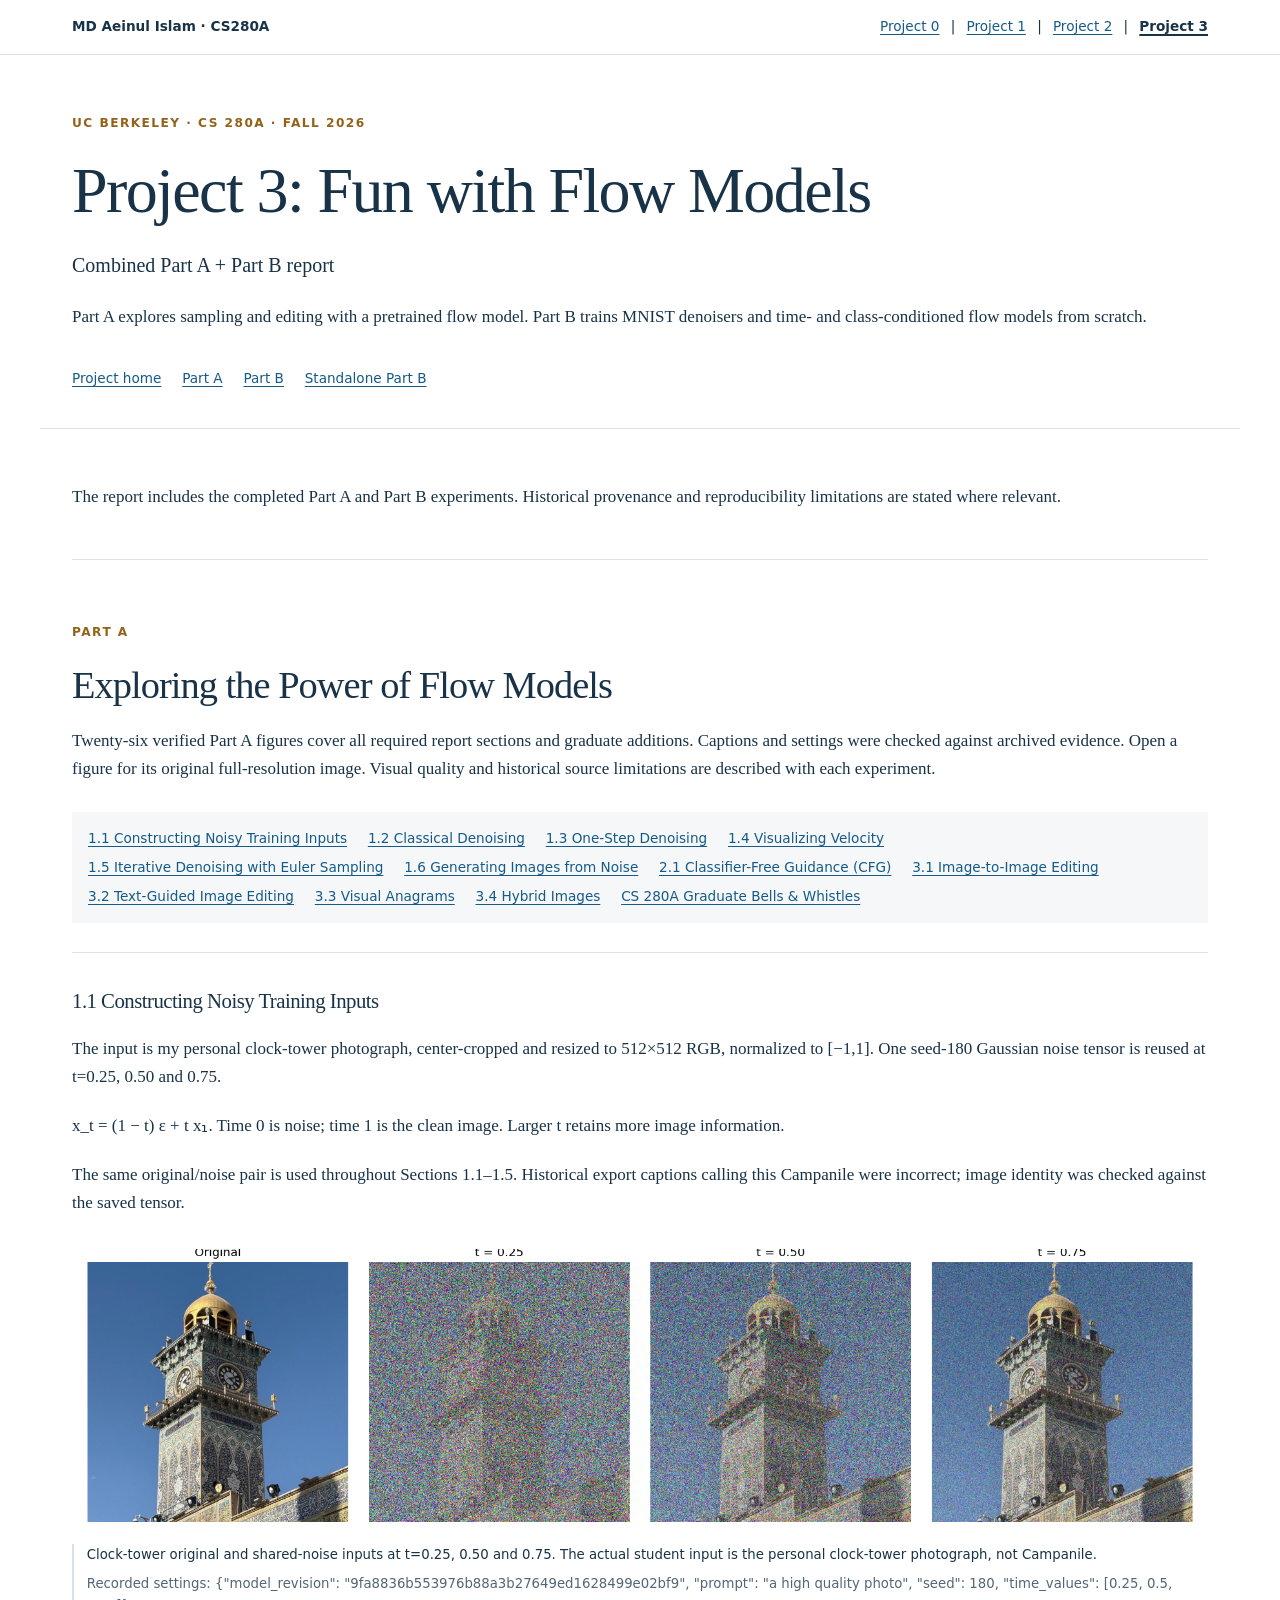
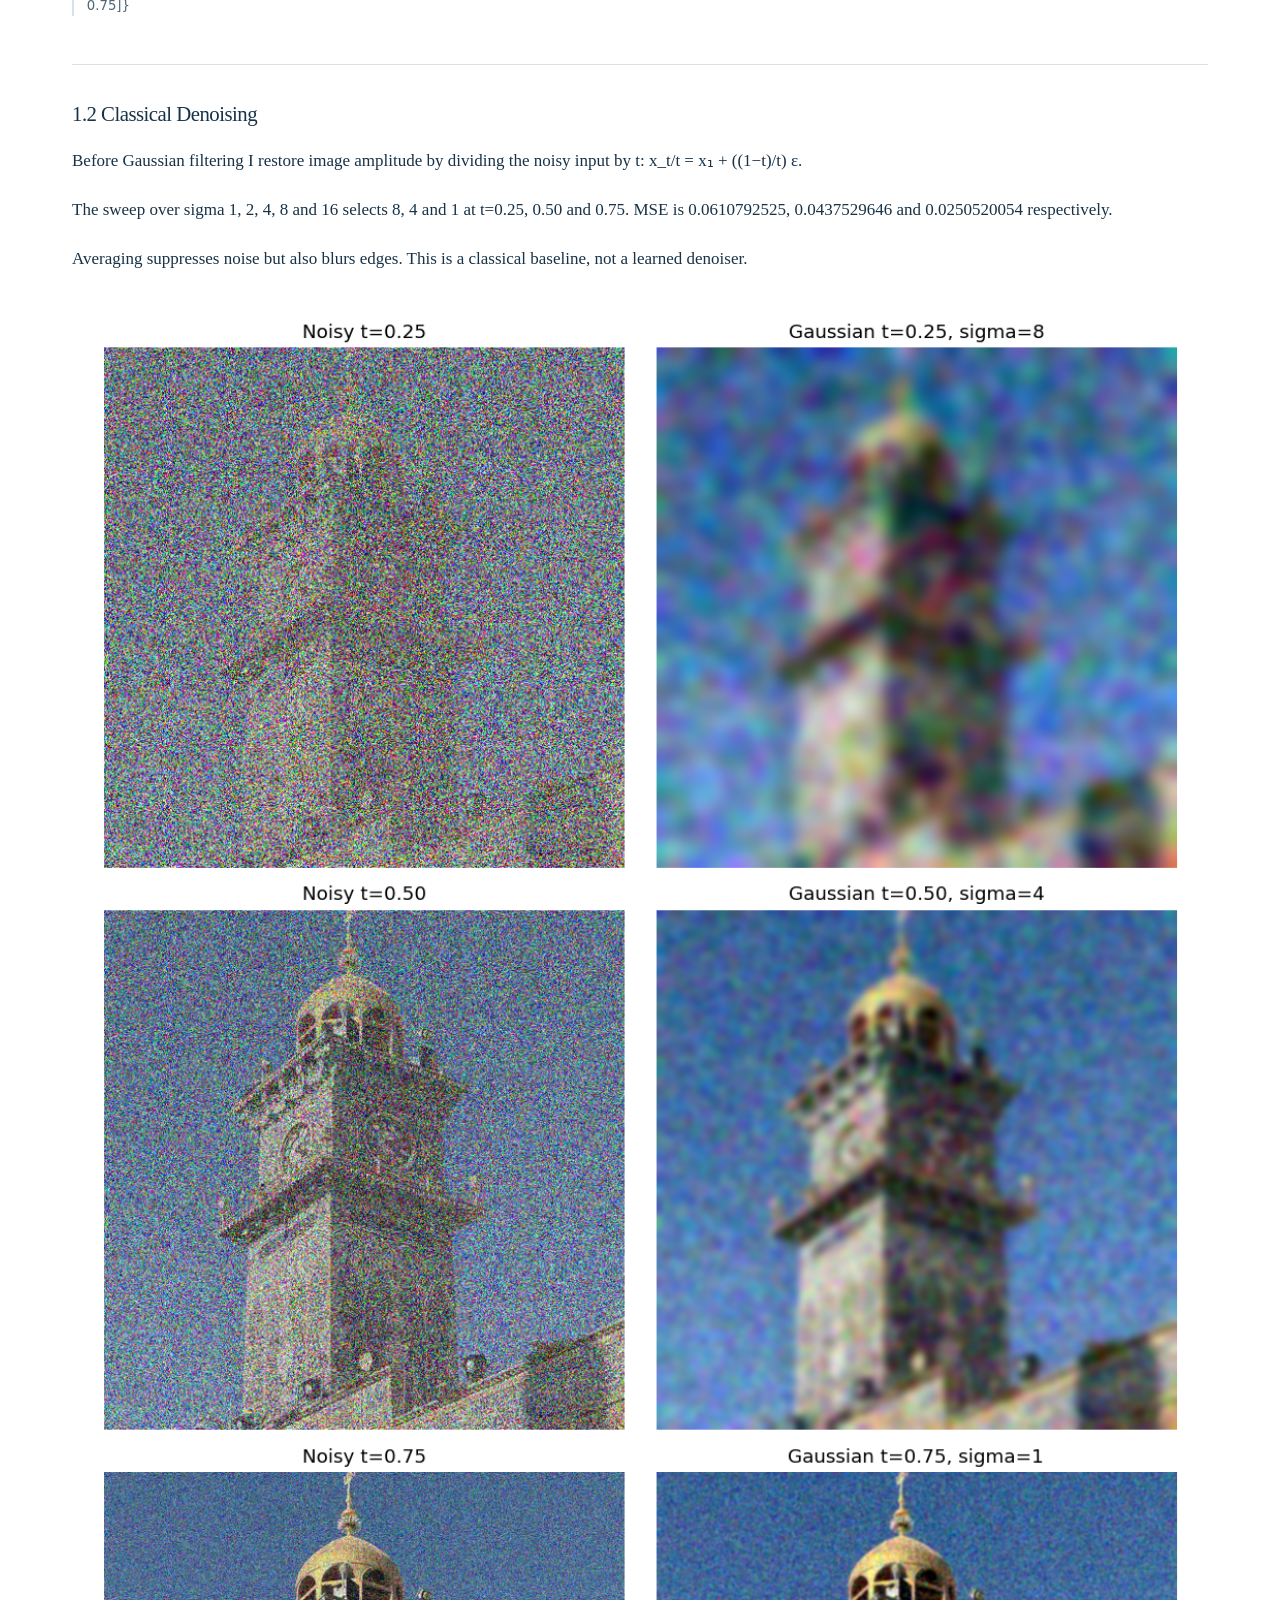
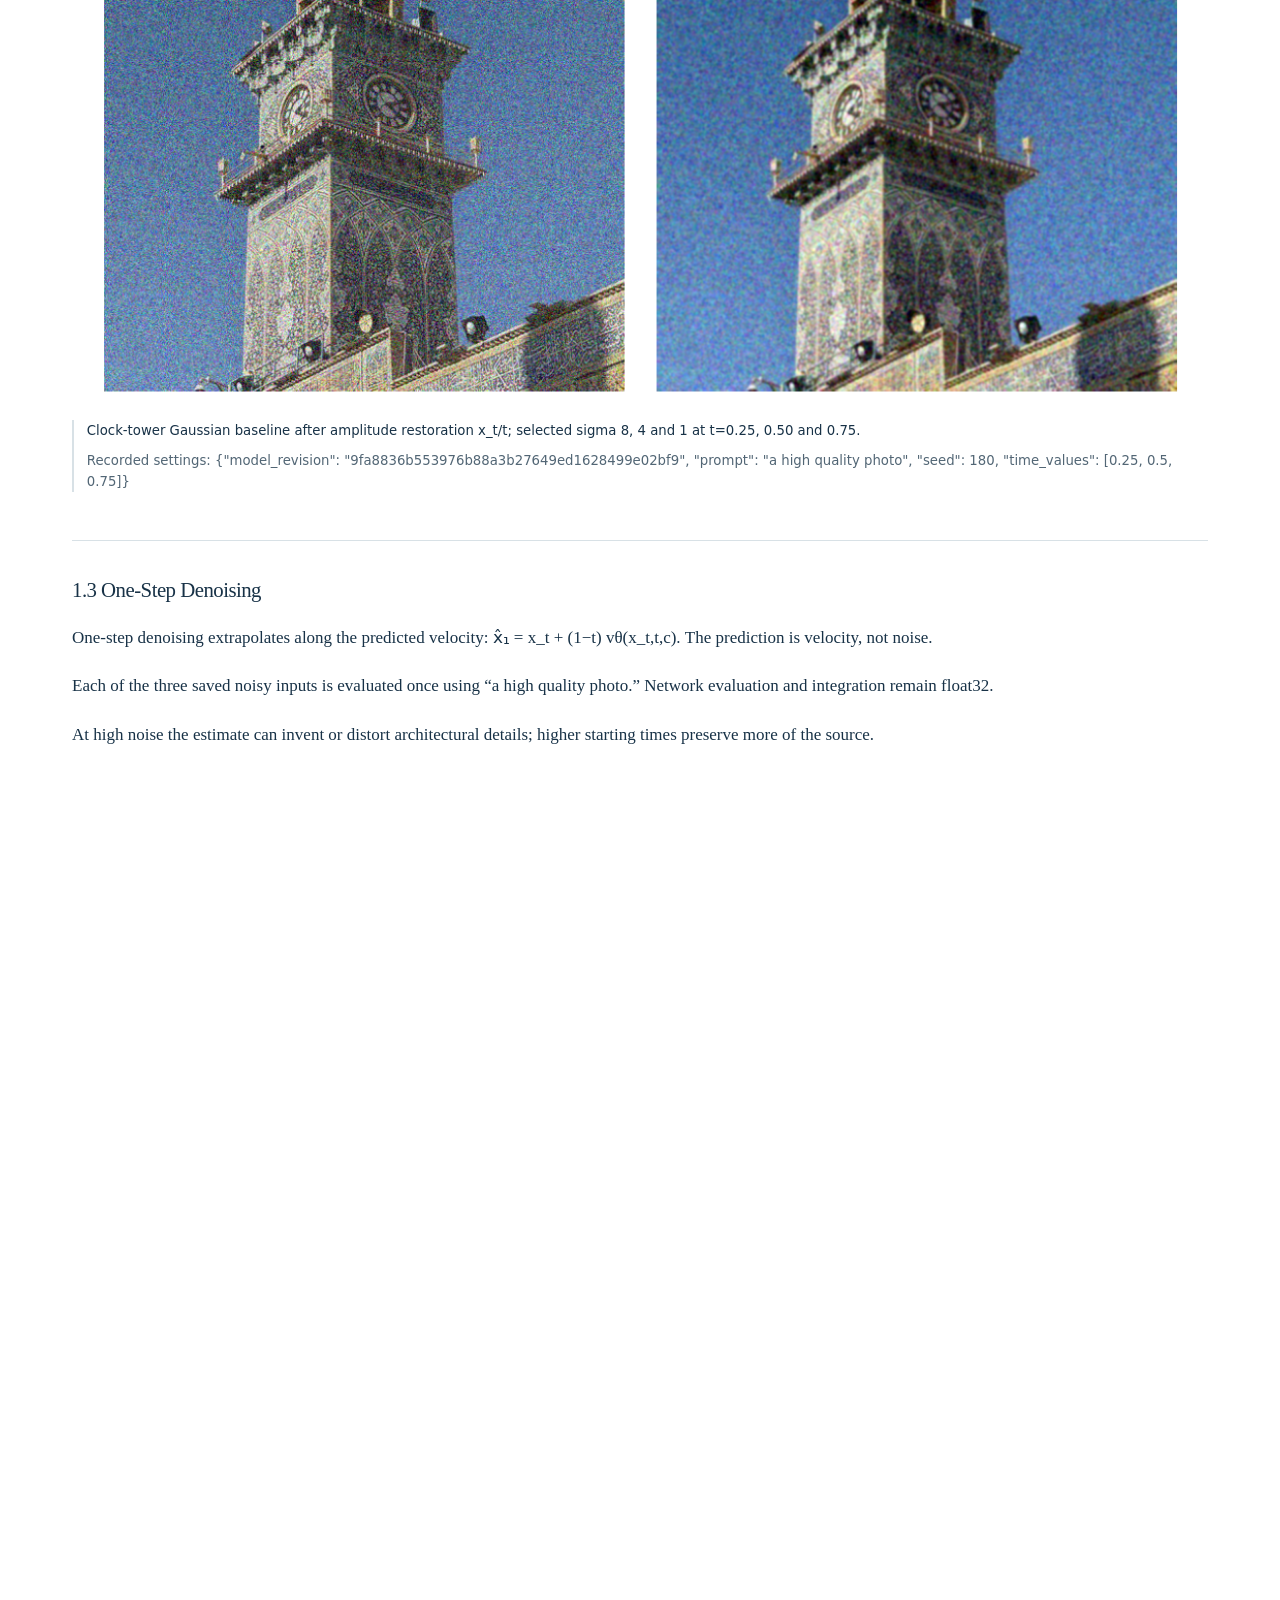
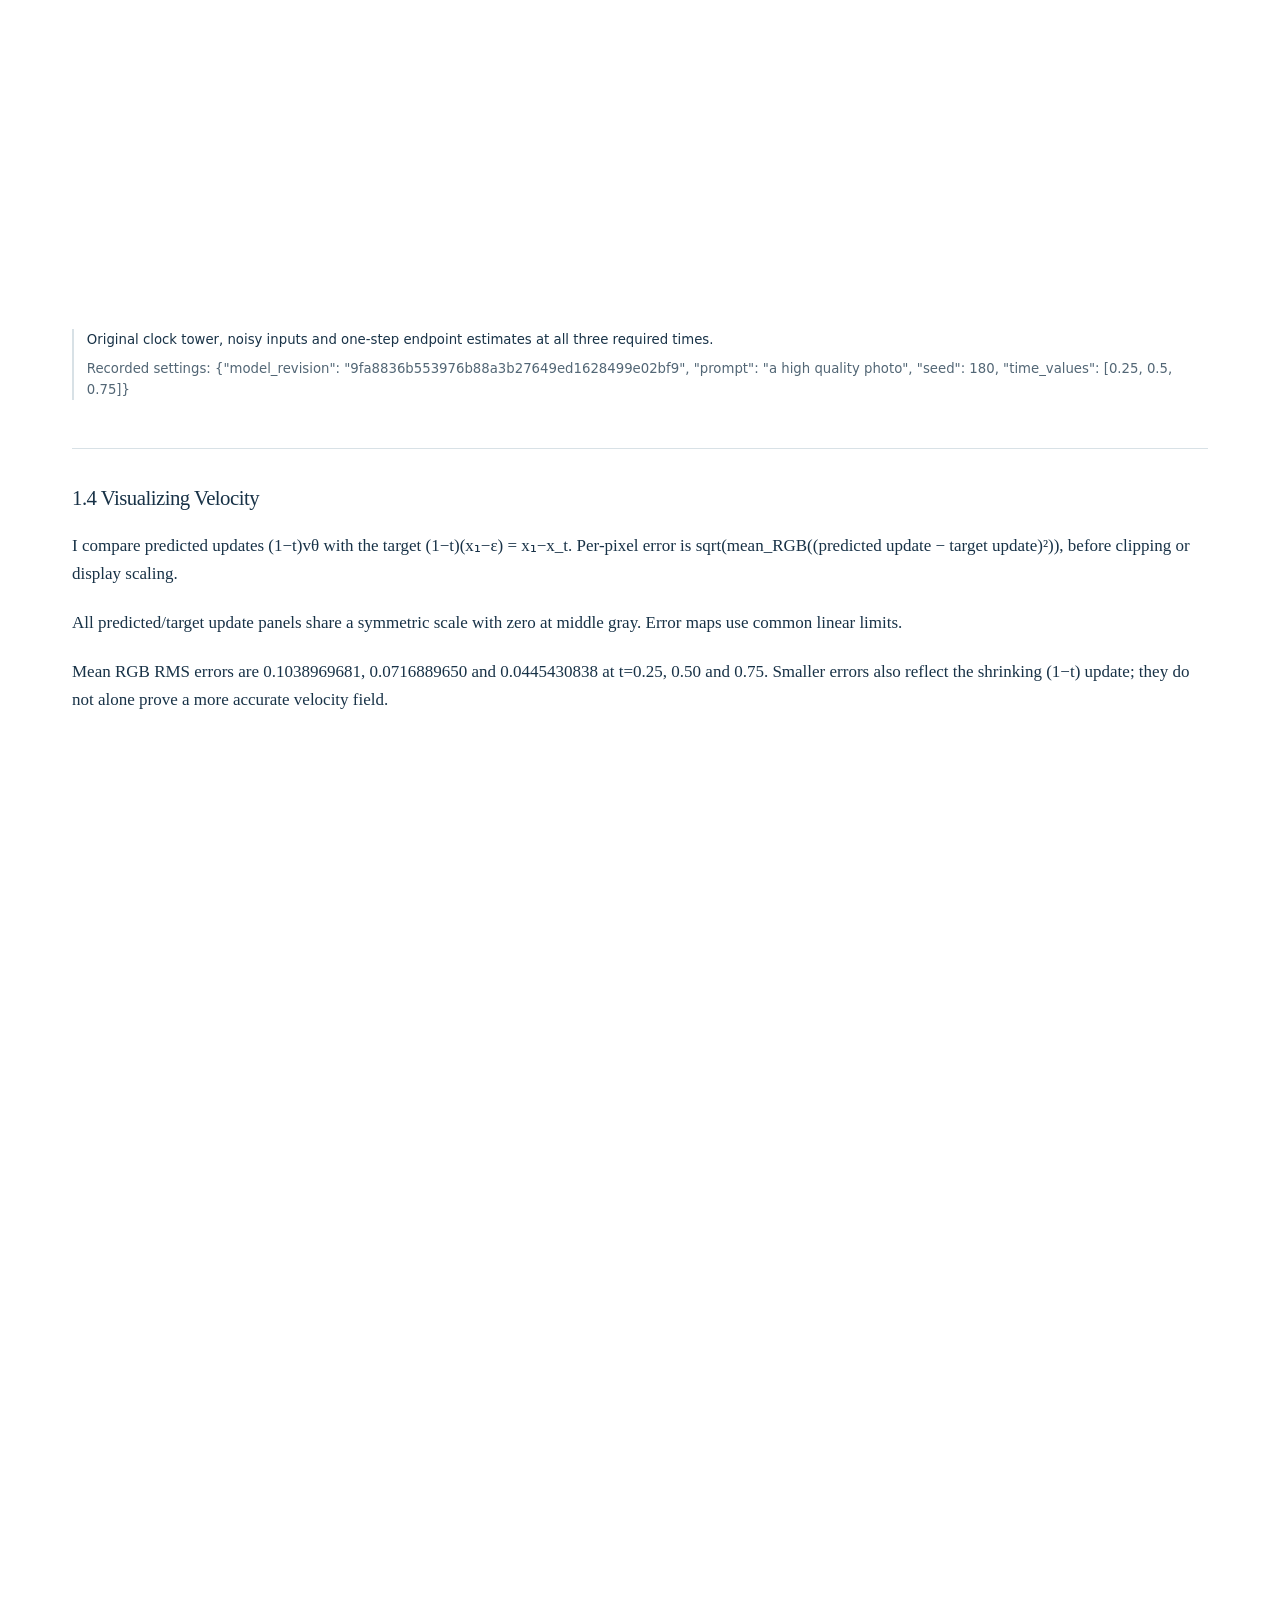
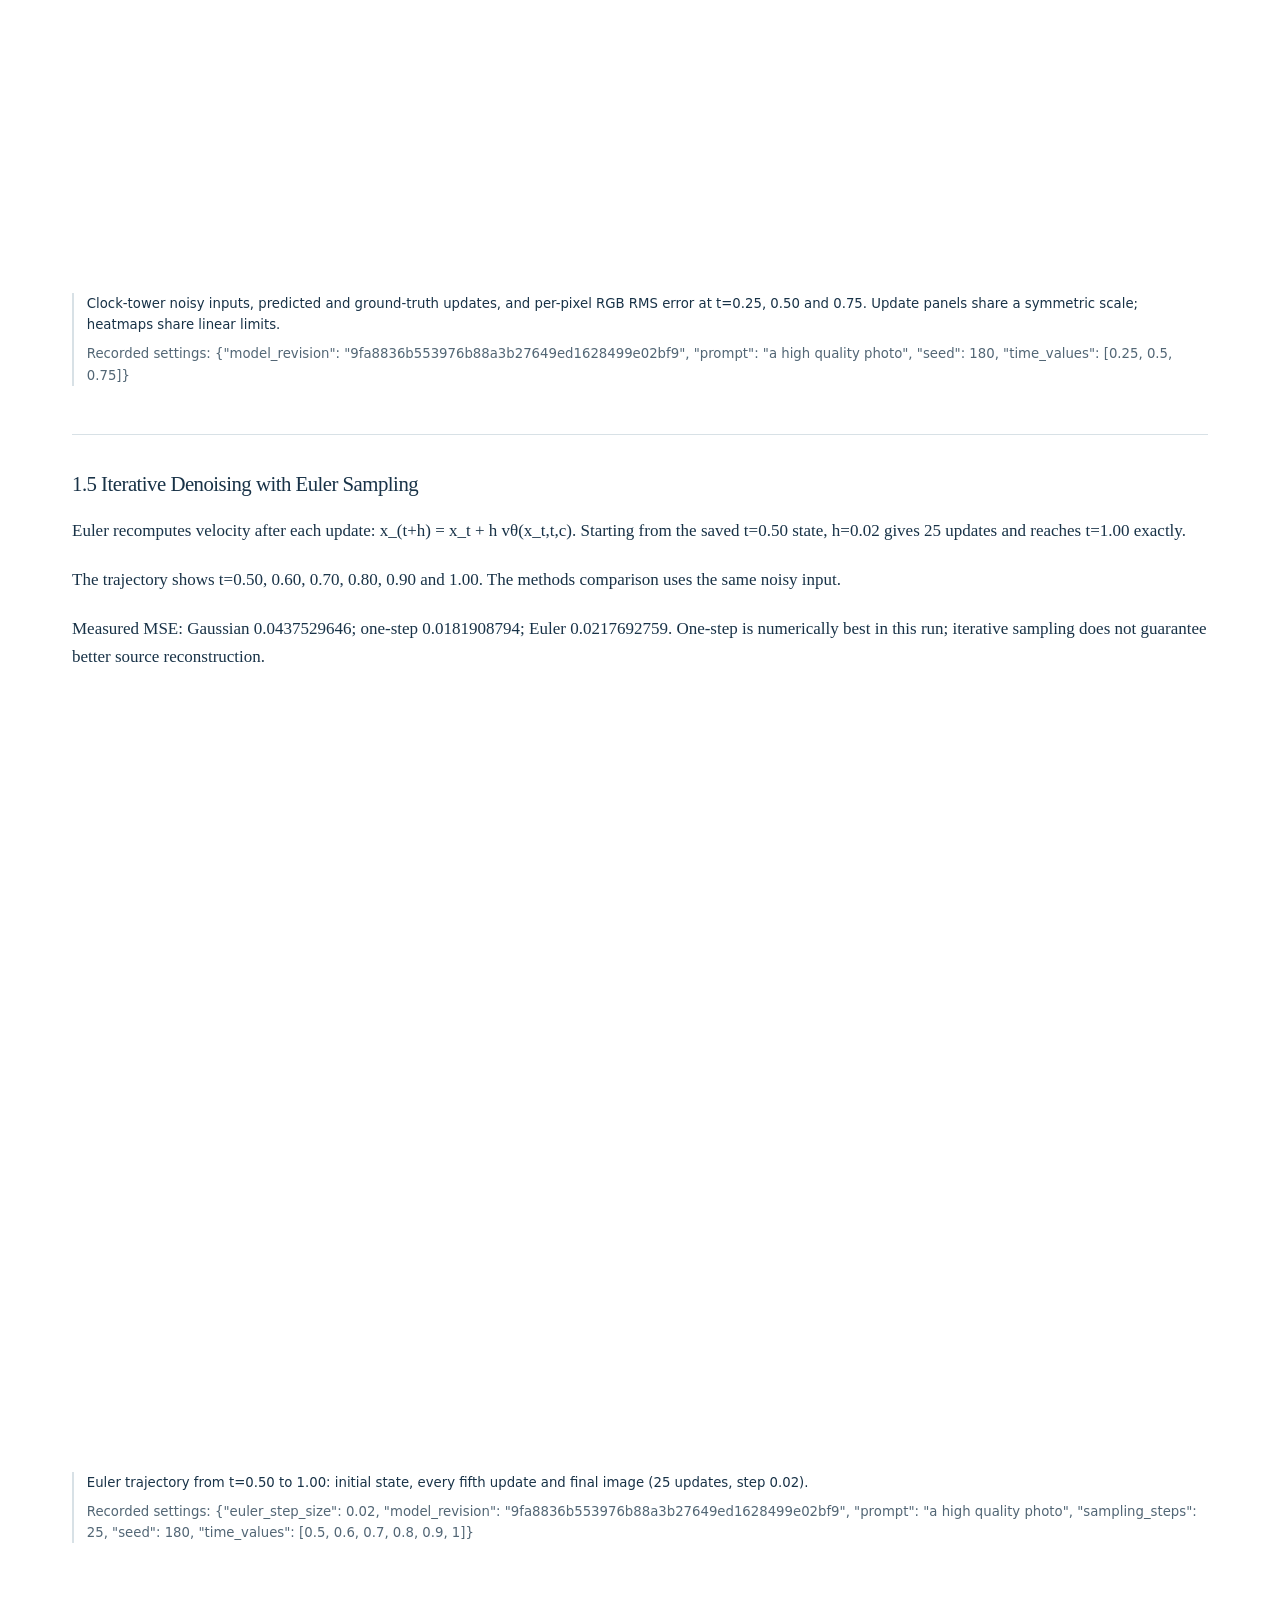
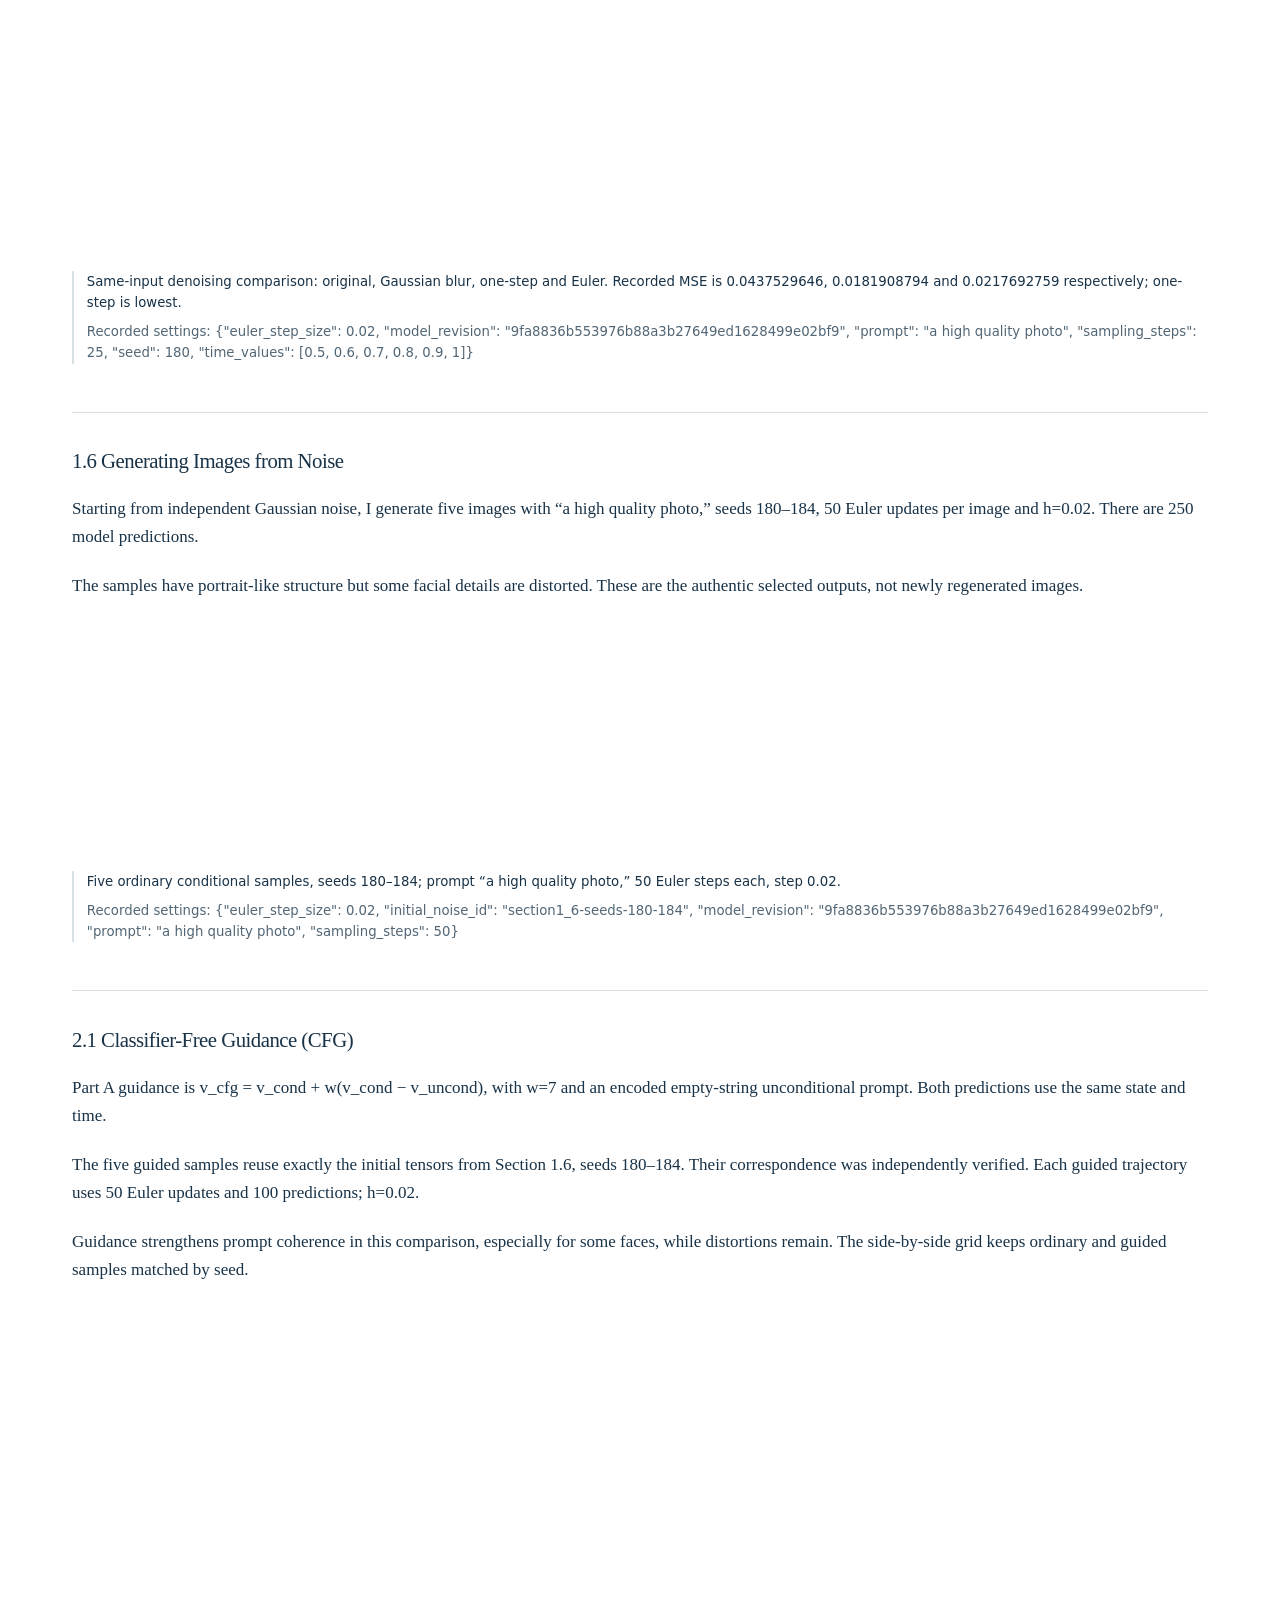
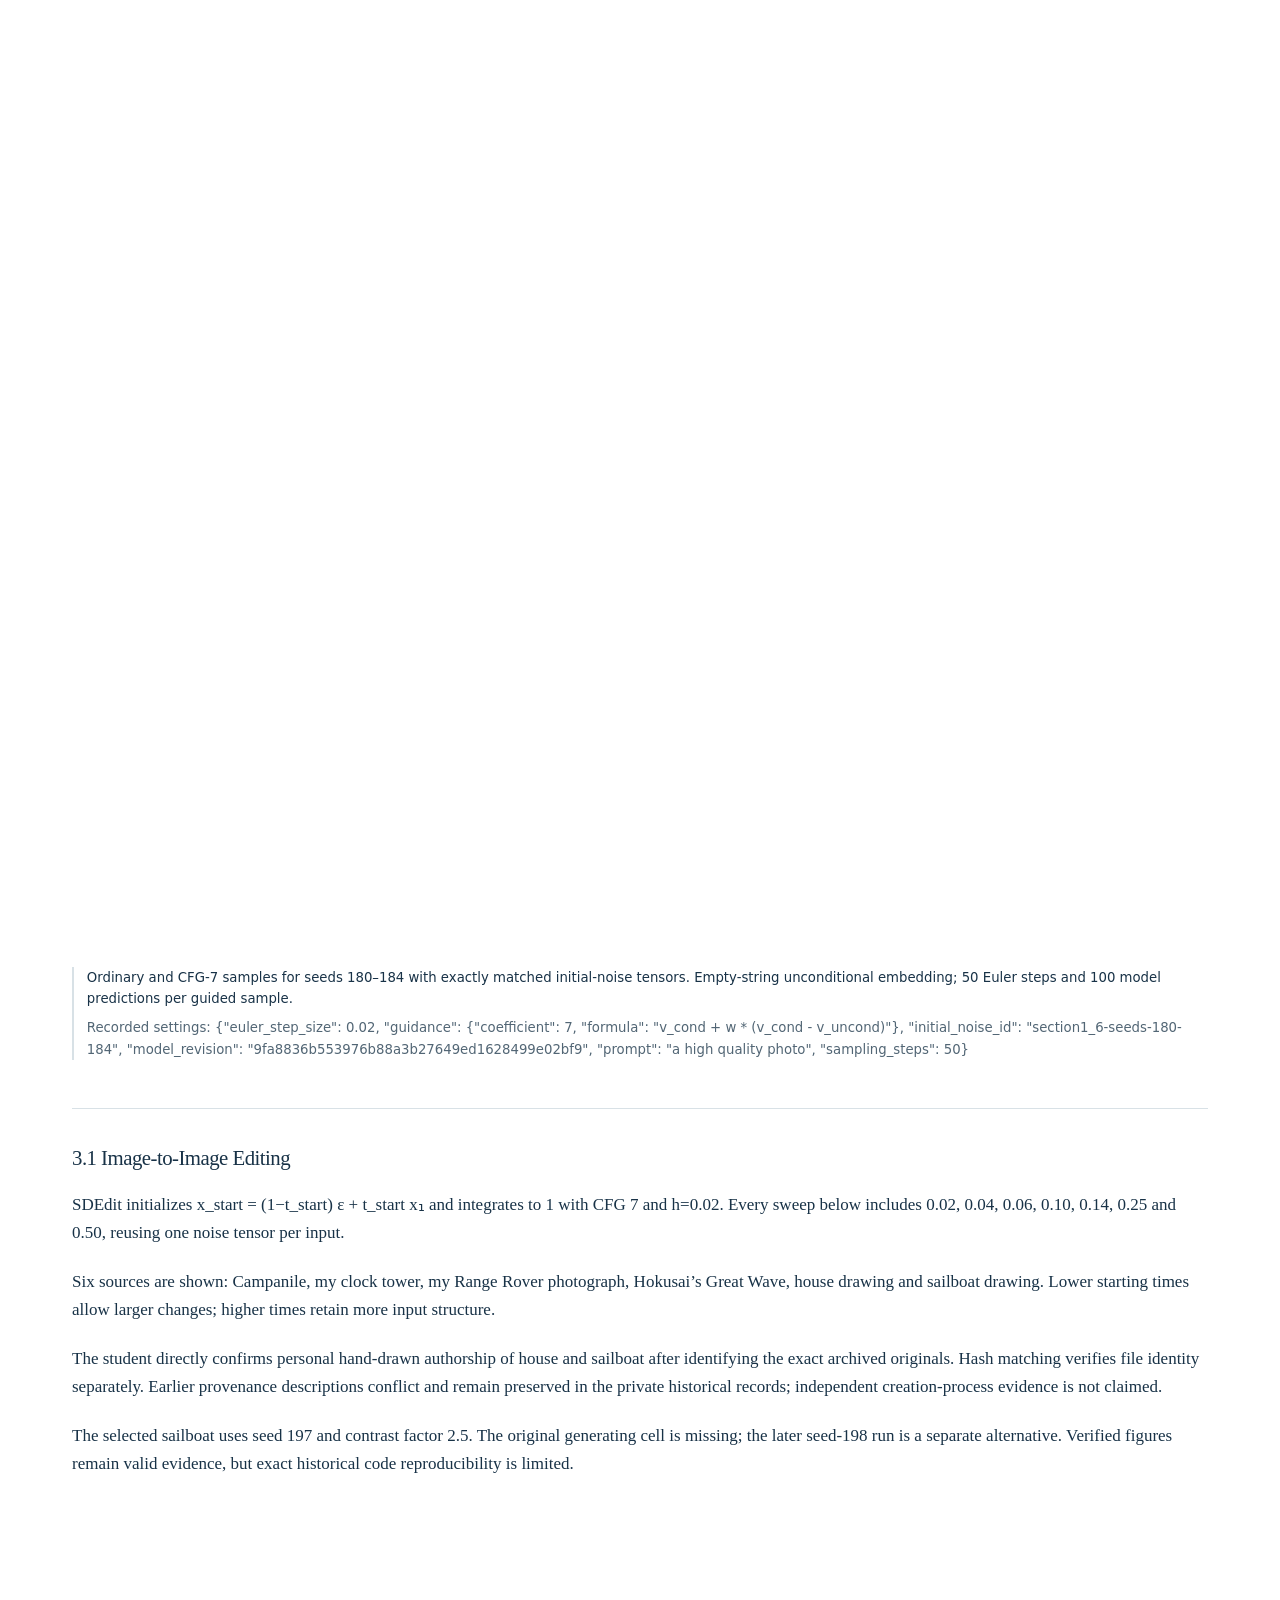
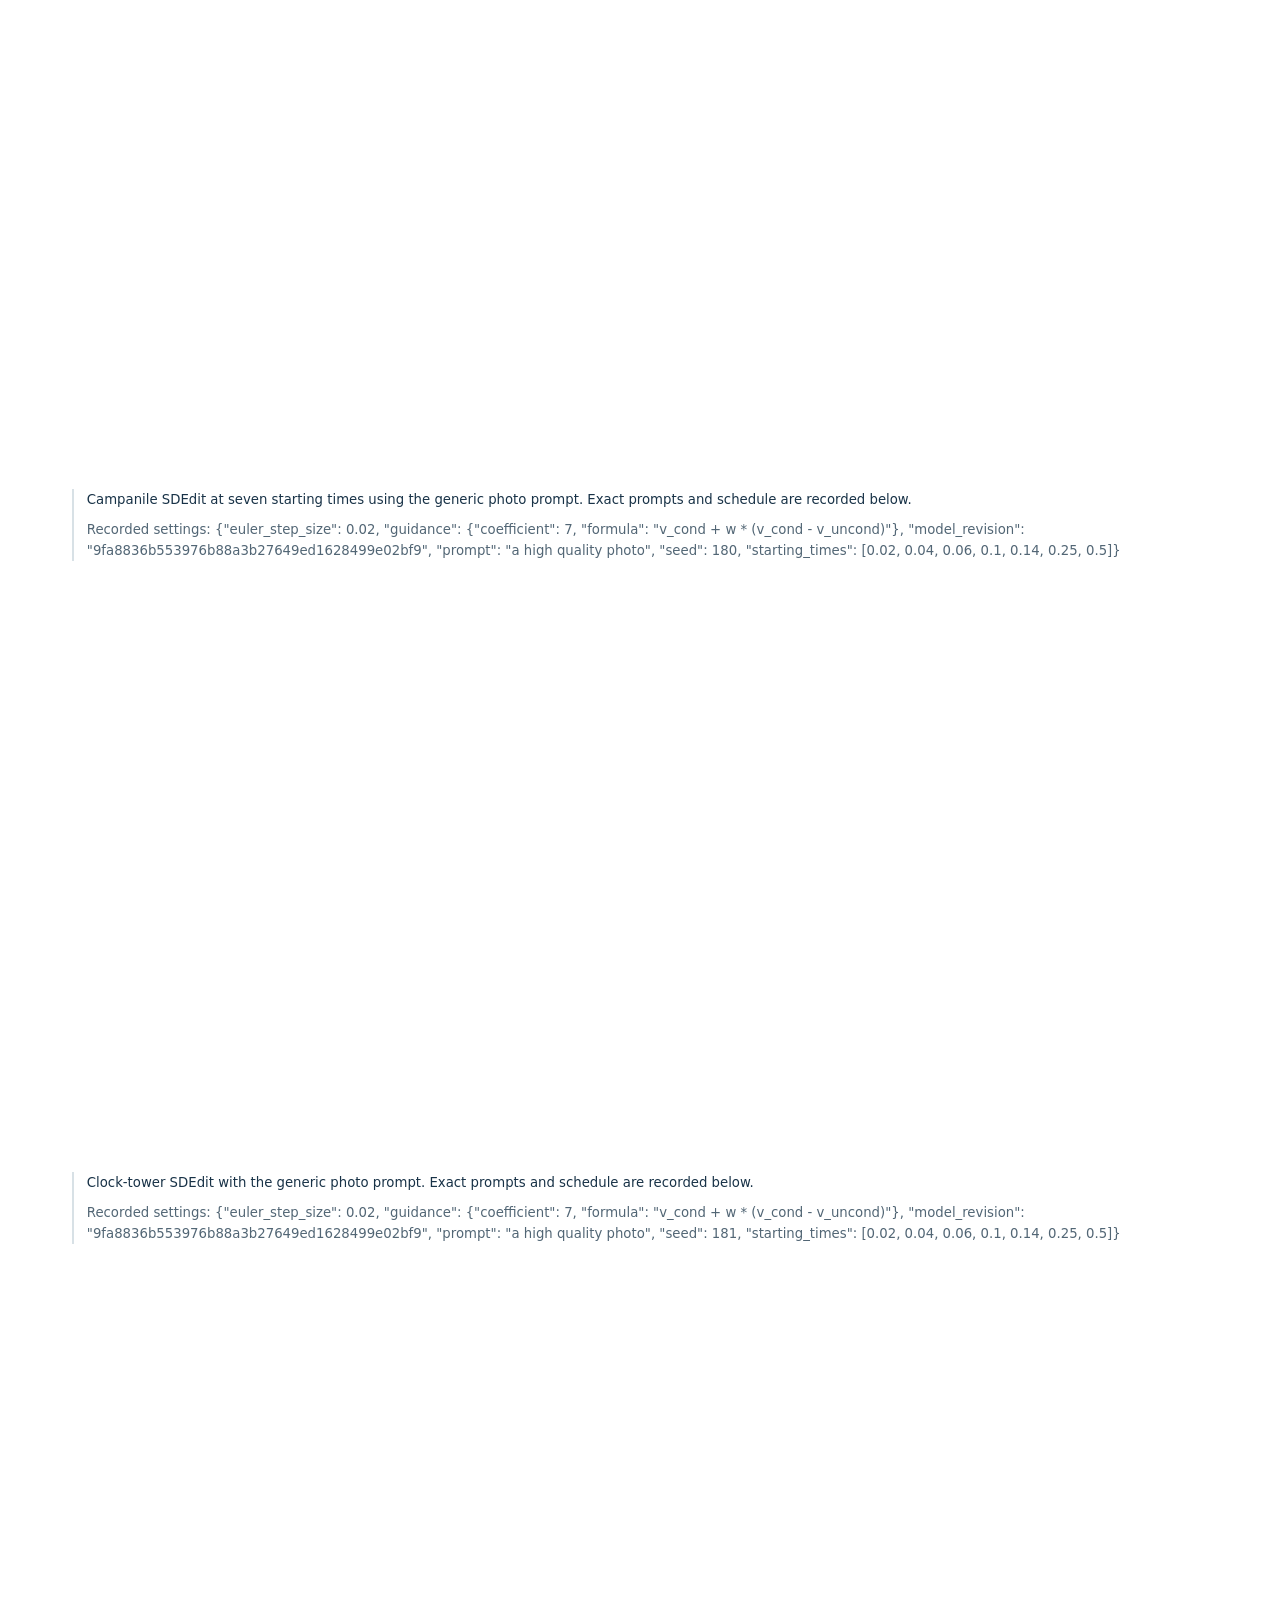
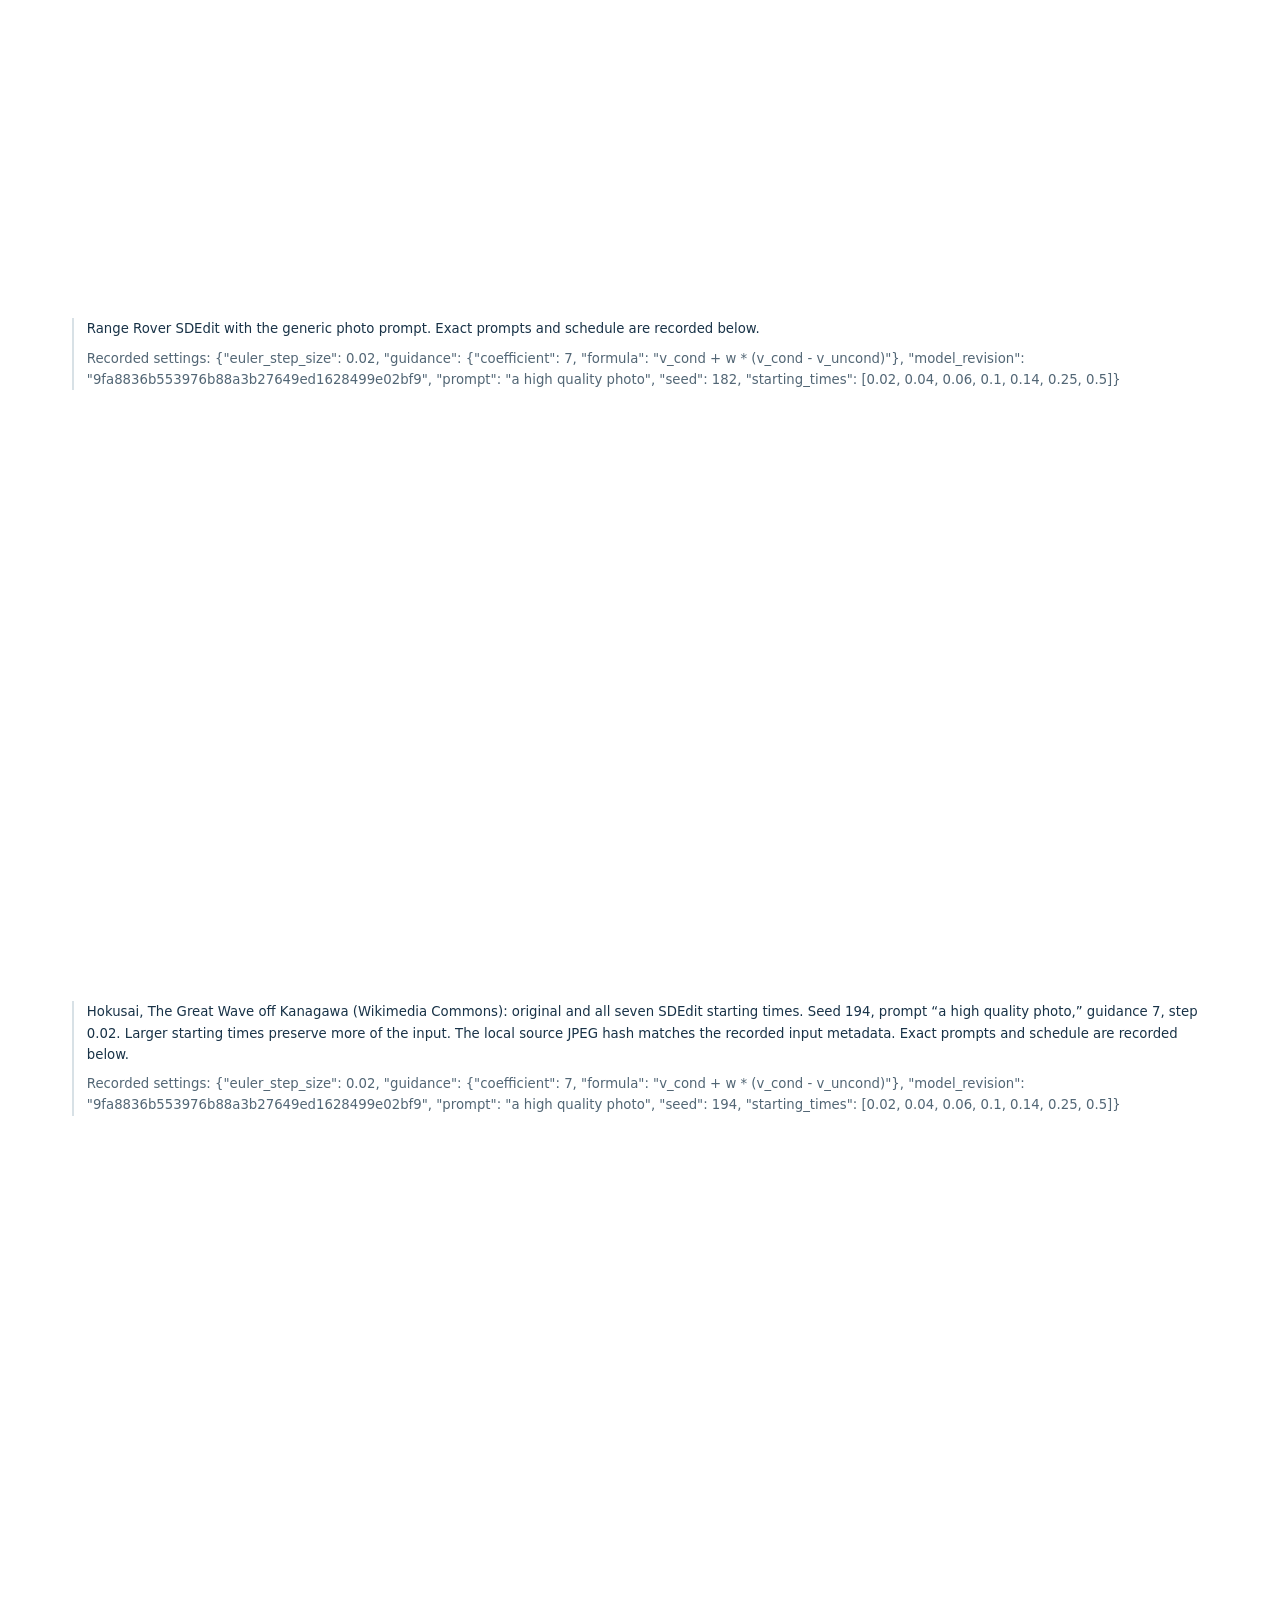
<file: report.html>
<!doctype html>
<html lang="en"><head><meta charset="utf-8"><meta name="viewport" content="width=device-width, initial-scale=1">
<meta http-equiv="Content-Security-Policy" content="default-src 'none'; img-src 'self'; style-src 'self'; base-uri 'none'; form-action 'none'">
<title>Combined report · CS 280A Project 3</title><link rel="stylesheet" href="integration.css"></head>
<body class="project-site"><a class="skip" href="#report-main">Skip to report</a>
<nav class="project-bar" aria-label="Course projects"><div class="project-bar-inner"><span class="brand">MD Aeinul Islam · CS280A</span><div class="project-links"><a href="https://md-islam.github.io/cs280-project0/">Project 0</a><span aria-hidden="true">|</span><a href="https://md-islam.github.io/cs280-project1/">Project 1</a><span aria-hidden="true">|</span><a href="https://md-islam.github.io/cs280-project2/">Project 2</a><span aria-hidden="true">|</span><a href="index.html" aria-current="page">Project 3</a></div></div></nav>
<header class="site-header"><p class="overline">UC Berkeley · CS 280A · Fall 2026</p><h1>Project 3: Fun with Flow Models</h1><p class="lead">Combined Part A + Part B report</p>
<p>Part A explores sampling and editing with a pretrained flow model. Part B trains MNIST denoisers and time- and class-conditioned flow models from scratch.</p>
<nav class="shared-nav" aria-label="Project navigation"><a href="index.html">Project home</a><a href="#part-a">Part A</a><a href="#part-b">Part B</a><a href="partb/index.html">Standalone Part B</a></nav></header>
<main id="report-main"><p>The report includes the completed Part A and Part B experiments. Historical provenance and reproducibility limitations are stated where relevant.</p>
<article id="part-a" class="chapter"><p class="overline">Part A</p><h2>Exploring the Power of Flow Models</h2>
<p>Twenty-six verified Part A figures cover all required report sections and graduate additions. Captions and settings were checked against archived evidence. Open a figure for its original full-resolution image. Visual quality and historical source limitations are described with each experiment.</p>
<nav class="section-nav" aria-label="Part A sections"><a href="#a11">1.1 Constructing Noisy Training Inputs</a><a href="#a12">1.2 Classical Denoising</a><a href="#a13">1.3 One-Step Denoising</a><a href="#a14">1.4 Visualizing Velocity</a><a href="#a15">1.5 Iterative Denoising with Euler Sampling</a><a href="#a16">1.6 Generating Images from Noise</a><a href="#a21">2.1 Classifier-Free Guidance (CFG)</a><a href="#a31">3.1 Image-to-Image Editing</a><a href="#a32">3.2 Text-Guided Image Editing</a><a href="#a33">3.3 Visual Anagrams</a><a href="#a34">3.4 Hybrid Images</a><a href="#a-graduate">CS 280A Graduate Bells &amp; Whistles</a></nav>
<section id="a11" class="verified-section"><h3>1.1 Constructing Noisy Training Inputs</h3><p>The input is my personal clock-tower photograph, center-cropped and resized to 512×512 RGB, normalized to [−1,1]. One seed-180 Gaussian noise tensor is reused at t=0.25, 0.50 and 0.75.</p><p>x_t = (1 − t) ε + t x₁. Time 0 is noise; time 1 is the clean image. Larger t retains more image information.</p><p>The same original/noise pair is used throughout Sections 1.1–1.5. Historical export captions calling this Campanile were incorrect; image identity was checked against the saved tensor.</p><figure id="parta-section11-training_inputs" data-parta-evidence-id="parta-section11-training_inputs"><a href="parta/images/section11-training_inputs.png"><img src="parta/images/section11-training_inputs.png" alt="Clock-tower original and shared-noise inputs at t=0.25, 0.50 and 0.75. The actual student input is the personal clock-tower photograph, not Campanile." width="1760" height="440" loading="lazy"></a><figcaption>Clock-tower original and shared-noise inputs at t=0.25, 0.50 and 0.75. The actual student input is the personal clock-tower photograph, not Campanile.<span class="recorded-settings">Recorded settings: {&quot;model_revision&quot;: &quot;9fa8836b553976b88a3b27649ed1628499e02bf9&quot;, &quot;prompt&quot;: &quot;a high quality photo&quot;, &quot;seed&quot;: 180, &quot;time_values&quot;: [0.25, 0.5, 0.75]}</span></figcaption></figure></section><section id="a12" class="verified-section"><h3>1.2 Classical Denoising</h3><p>Before Gaussian filtering I restore image amplitude by dividing the noisy input by t: x_t/t = x₁ + ((1−t)/t) ε.</p><p>The sweep over sigma 1, 2, 4, 8 and 16 selects 8, 4 and 1 at t=0.25, 0.50 and 0.75. MSE is 0.0610792525, 0.0437529646 and 0.0250520054 respectively.</p><p>Averaging suppresses noise but also blurs edges. This is a classical baseline, not a learned denoiser.</p><figure id="parta-section12-gaussian_blur_comparison" data-parta-evidence-id="parta-section12-gaussian_blur_comparison"><a href="parta/images/section12-gaussian_blur_comparison.png"><img src="parta/images/section12-gaussian_blur_comparison.png" alt="Clock-tower Gaussian baseline after amplitude restoration x_t/t; selected sigma 8, 4 and 1 at t=0.25, 0.50 and 0.75." width="1100" height="1650" loading="lazy"></a><figcaption>Clock-tower Gaussian baseline after amplitude restoration x_t/t; selected sigma 8, 4 and 1 at t=0.25, 0.50 and 0.75.<span class="recorded-settings">Recorded settings: {&quot;model_revision&quot;: &quot;9fa8836b553976b88a3b27649ed1628499e02bf9&quot;, &quot;prompt&quot;: &quot;a high quality photo&quot;, &quot;seed&quot;: 180, &quot;time_values&quot;: [0.25, 0.5, 0.75]}</span></figcaption></figure></section><section id="a13" class="verified-section"><h3>1.3 One-Step Denoising</h3><p>One-step denoising extrapolates along the predicted velocity: x̂₁ = x_t + (1−t) vθ(x_t,t,c). The prediction is velocity, not noise.</p><p>Each of the three saved noisy inputs is evaluated once using “a high quality photo.” Network evaluation and integration remain float32.</p><p>At high noise the estimate can invent or distort architectural details; higher starting times preserve more of the source.</p><figure id="parta-section13-one_step_comparison" data-parta-evidence-id="parta-section13-one_step_comparison"><a href="parta/images/section13-one_step_comparison.png"><img src="parta/images/section13-one_step_comparison.png" alt="Original clock tower, noisy inputs and one-step endpoint estimates at all three required times." width="1650" height="1650" loading="lazy"></a><figcaption>Original clock tower, noisy inputs and one-step endpoint estimates at all three required times.<span class="recorded-settings">Recorded settings: {&quot;model_revision&quot;: &quot;9fa8836b553976b88a3b27649ed1628499e02bf9&quot;, &quot;prompt&quot;: &quot;a high quality photo&quot;, &quot;seed&quot;: 180, &quot;time_values&quot;: [0.25, 0.5, 0.75]}</span></figcaption></figure></section><section id="a14" class="verified-section"><h3>1.4 Visualizing Velocity</h3><p>I compare predicted updates (1−t)vθ with the target (1−t)(x₁−ε) = x₁−x_t. Per-pixel error is sqrt(mean_RGB((predicted update − target update)²)), before clipping or display scaling.</p><p>All predicted/target update panels share a symmetric scale with zero at middle gray. Error maps use common linear limits.</p><p>Mean RGB RMS errors are 0.1038969681, 0.0716889650 and 0.0445430838 at t=0.25, 0.50 and 0.75. Smaller errors also reflect the shrinking (1−t) update; they do not alone prove a more accurate velocity field.</p><figure id="parta-section14-velocity_diagnostics" data-parta-evidence-id="parta-section14-velocity_diagnostics"><a href="parta/images/section14-velocity_diagnostics.png"><img src="parta/images/section14-velocity_diagnostics.png" alt="Clock-tower noisy inputs, predicted and ground-truth updates, and per-pixel RGB RMS error at t=0.25, 0.50 and 0.75. Update panels share a symmetric scale; heatmaps share linear limits." width="2880" height="2880" loading="lazy"></a><figcaption>Clock-tower noisy inputs, predicted and ground-truth updates, and per-pixel RGB RMS error at t=0.25, 0.50 and 0.75. Update panels share a symmetric scale; heatmaps share linear limits.<span class="recorded-settings">Recorded settings: {&quot;model_revision&quot;: &quot;9fa8836b553976b88a3b27649ed1628499e02bf9&quot;, &quot;prompt&quot;: &quot;a high quality photo&quot;, &quot;seed&quot;: 180, &quot;time_values&quot;: [0.25, 0.5, 0.75]}</span></figcaption></figure></section><section id="a15" class="verified-section"><h3>1.5 Iterative Denoising with Euler Sampling</h3><p>Euler recomputes velocity after each update: x_(t+h) = x_t + h vθ(x_t,t,c). Starting from the saved t=0.50 state, h=0.02 gives 25 updates and reaches t=1.00 exactly.</p><p>The trajectory shows t=0.50, 0.60, 0.70, 0.80, 0.90 and 1.00. The methods comparison uses the same noisy input.</p><p>Measured MSE: Gaussian 0.0437529646; one-step 0.0181908794; Euler 0.0217692759. One-step is numerically best in this run; iterative sampling does not guarantee better source reconstruction.</p><figure id="parta-section15-euler_trajectory" data-parta-evidence-id="parta-section15-euler_trajectory"><a href="parta/images/section15-euler_trajectory.png"><img src="parta/images/section15-euler_trajectory.png" alt="Euler trajectory from t=0.50 to 1.00: initial state, every fifth update and final image (25 updates, step 0.02)." width="2400" height="1600" loading="lazy"></a><figcaption>Euler trajectory from t=0.50 to 1.00: initial state, every fifth update and final image (25 updates, step 0.02).<span class="recorded-settings">Recorded settings: {&quot;euler_step_size&quot;: 0.02, &quot;model_revision&quot;: &quot;9fa8836b553976b88a3b27649ed1628499e02bf9&quot;, &quot;prompt&quot;: &quot;a high quality photo&quot;, &quot;sampling_steps&quot;: 25, &quot;seed&quot;: 180, &quot;time_values&quot;: [0.5, 0.6, 0.7, 0.8, 0.9, 1]}</span></figcaption></figure><figure id="parta-section15-denoising_comparison" data-parta-evidence-id="parta-section15-denoising_comparison"><a href="parta/images/section15-denoising_comparison.png"><img src="parta/images/section15-denoising_comparison.png" alt="Same-input denoising comparison: original, Gaussian blur, one-step and Euler. Recorded MSE is 0.0437529646, 0.0181908794 and 0.0217692759 respectively; one-step is lowest." width="3200" height="800" loading="lazy"></a><figcaption>Same-input denoising comparison: original, Gaussian blur, one-step and Euler. Recorded MSE is 0.0437529646, 0.0181908794 and 0.0217692759 respectively; one-step is lowest.<span class="recorded-settings">Recorded settings: {&quot;euler_step_size&quot;: 0.02, &quot;model_revision&quot;: &quot;9fa8836b553976b88a3b27649ed1628499e02bf9&quot;, &quot;prompt&quot;: &quot;a high quality photo&quot;, &quot;sampling_steps&quot;: 25, &quot;seed&quot;: 180, &quot;time_values&quot;: [0.5, 0.6, 0.7, 0.8, 0.9, 1]}</span></figcaption></figure></section><section id="a16" class="verified-section"><h3>1.6 Generating Images from Noise</h3><p>Starting from independent Gaussian noise, I generate five images with “a high quality photo,” seeds 180–184, 50 Euler updates per image and h=0.02. There are 250 model predictions.</p><p>The samples have portrait-like structure but some facial details are distorted. These are the authentic selected outputs, not newly regenerated images.</p><figure id="parta-section16-generated_samples" data-parta-evidence-id="parta-section16-generated_samples"><a href="parta/images/section16-generated_samples.png"><img src="parta/images/section16-generated_samples.png" alt="Five ordinary conditional samples, seeds 180–184; prompt “a high quality photo,” 50 Euler steps each, step 0.02." width="3200" height="640" loading="lazy"></a><figcaption>Five ordinary conditional samples, seeds 180–184; prompt “a high quality photo,” 50 Euler steps each, step 0.02.<span class="recorded-settings">Recorded settings: {&quot;euler_step_size&quot;: 0.02, &quot;initial_noise_id&quot;: &quot;section1_6-seeds-180-184&quot;, &quot;model_revision&quot;: &quot;9fa8836b553976b88a3b27649ed1628499e02bf9&quot;, &quot;prompt&quot;: &quot;a high quality photo&quot;, &quot;sampling_steps&quot;: 50}</span></figcaption></figure></section><section id="a21" class="verified-section"><h3>2.1 Classifier-Free Guidance (CFG)</h3><p>Part A guidance is v_cfg = v_cond + w(v_cond − v_uncond), with w=7 and an encoded empty-string unconditional prompt. Both predictions use the same state and time.</p><p>The five guided samples reuse exactly the initial tensors from Section 1.6, seeds 180–184. Their correspondence was independently verified. Each guided trajectory uses 50 Euler updates and 100 predictions; h=0.02.</p><p>Guidance strengthens prompt coherence in this comparison, especially for some faces, while distortions remain. The side-by-side grid keeps ordinary and guided samples matched by seed.</p><figure id="parta-section21-cfg_comparison" data-parta-evidence-id="parta-section21-cfg_comparison"><a href="parta/images/section21-cfg_comparison.png"><img src="parta/images/section21-cfg_comparison.png" alt="Ordinary and CFG-7 samples for seeds 180–184 with exactly matched initial-noise tensors. Empty-string unconditional embedding; 50 Euler steps and 100 model predictions per guided sample." width="1600" height="4000" loading="lazy"></a><figcaption>Ordinary and CFG-7 samples for seeds 180–184 with exactly matched initial-noise tensors. Empty-string unconditional embedding; 50 Euler steps and 100 model predictions per guided sample.<span class="recorded-settings">Recorded settings: {&quot;euler_step_size&quot;: 0.02, &quot;guidance&quot;: {&quot;coefficient&quot;: 7, &quot;formula&quot;: &quot;v_cond + w * (v_cond - v_uncond)&quot;}, &quot;initial_noise_id&quot;: &quot;section1_6-seeds-180-184&quot;, &quot;model_revision&quot;: &quot;9fa8836b553976b88a3b27649ed1628499e02bf9&quot;, &quot;prompt&quot;: &quot;a high quality photo&quot;, &quot;sampling_steps&quot;: 50}</span></figcaption></figure></section><section id="a31" class="verified-section"><h3>3.1 Image-to-Image Editing</h3><p>SDEdit initializes x_start = (1−t_start) ε + t_start x₁ and integrates to 1 with CFG 7 and h=0.02. Every sweep below includes 0.02, 0.04, 0.06, 0.10, 0.14, 0.25 and 0.50, reusing one noise tensor per input.</p><p>Six sources are shown: Campanile, my clock tower, my Range Rover photograph, Hokusai’s Great Wave, house drawing and sailboat drawing. Lower starting times allow larger changes; higher times retain more input structure.</p><p>The student directly confirms personal hand-drawn authorship of house and sailboat after identifying the exact archived originals. Hash matching verifies file identity separately. Earlier provenance descriptions conflict and remain preserved in the private historical records; independent creation-process evidence is not claimed.</p><p>The selected sailboat uses seed 197 and contrast factor 2.5. The original generating cell is missing; the later seed-198 run is a separate alternative. Verified figures remain valid evidence, but exact historical code reproducibility is limited.</p><figure id="parta-3_1_campanile-campanile_edits" data-parta-evidence-id="parta-3_1_campanile-campanile_edits"><a href="parta/images/3_1_campanile-campanile_edits.png"><img src="parta/images/3_1_campanile-campanile_edits.png" alt="Campanile SDEdit at seven starting times using the generic photo prompt. Exact prompts and schedule are recorded below." width="3200" height="1600" loading="lazy"></a><figcaption>Campanile SDEdit at seven starting times using the generic photo prompt. Exact prompts and schedule are recorded below.<span class="recorded-settings">Recorded settings: {&quot;euler_step_size&quot;: 0.02, &quot;guidance&quot;: {&quot;coefficient&quot;: 7, &quot;formula&quot;: &quot;v_cond + w * (v_cond - v_uncond)&quot;}, &quot;model_revision&quot;: &quot;9fa8836b553976b88a3b27649ed1628499e02bf9&quot;, &quot;prompt&quot;: &quot;a high quality photo&quot;, &quot;seed&quot;: 180, &quot;starting_times&quot;: [0.02, 0.04, 0.06, 0.1, 0.14, 0.25, 0.5]}</span></figcaption></figure><figure id="parta-3_1_clock_tower-personal_1_edits" data-parta-evidence-id="parta-3_1_clock_tower-personal_1_edits"><a href="parta/images/3_1_clock_tower-personal_1_edits.png"><img src="parta/images/3_1_clock_tower-personal_1_edits.png" alt="Clock-tower SDEdit with the generic photo prompt. Exact prompts and schedule are recorded below." width="3200" height="1600" loading="lazy"></a><figcaption>Clock-tower SDEdit with the generic photo prompt. Exact prompts and schedule are recorded below.<span class="recorded-settings">Recorded settings: {&quot;euler_step_size&quot;: 0.02, &quot;guidance&quot;: {&quot;coefficient&quot;: 7, &quot;formula&quot;: &quot;v_cond + w * (v_cond - v_uncond)&quot;}, &quot;model_revision&quot;: &quot;9fa8836b553976b88a3b27649ed1628499e02bf9&quot;, &quot;prompt&quot;: &quot;a high quality photo&quot;, &quot;seed&quot;: 181, &quot;starting_times&quot;: [0.02, 0.04, 0.06, 0.1, 0.14, 0.25, 0.5]}</span></figcaption></figure><figure id="parta-3_1_range_rover-personal_2_edits" data-parta-evidence-id="parta-3_1_range_rover-personal_2_edits"><a href="parta/images/3_1_range_rover-personal_2_edits.png"><img src="parta/images/3_1_range_rover-personal_2_edits.png" alt="Range Rover SDEdit with the generic photo prompt. Exact prompts and schedule are recorded below." width="2700" height="1500" loading="lazy"></a><figcaption>Range Rover SDEdit with the generic photo prompt. Exact prompts and schedule are recorded below.<span class="recorded-settings">Recorded settings: {&quot;euler_step_size&quot;: 0.02, &quot;guidance&quot;: {&quot;coefficient&quot;: 7, &quot;formula&quot;: &quot;v_cond + w * (v_cond - v_uncond)&quot;}, &quot;model_revision&quot;: &quot;9fa8836b553976b88a3b27649ed1628499e02bf9&quot;, &quot;prompt&quot;: &quot;a high quality photo&quot;, &quot;seed&quot;: 182, &quot;starting_times&quot;: [0.02, 0.04, 0.06, 0.1, 0.14, 0.25, 0.5]}</span></figcaption></figure><figure id="parta-great-wave-sdedit" data-parta-evidence-id="parta-great-wave-sdedit"><a href="parta/images/great_wave_sdedit.png"><img src="parta/images/great_wave_sdedit.png" alt="Hokusai, The Great Wave off Kanagawa (Wikimedia Commons): original and all seven SDEdit starting times. Seed 194, prompt “a high quality photo,” guidance 7, step 0.02. Larger starting times preserve more of the input. The local source JPEG hash matches the recorded input metadata. Exact prompts and schedule are recorded below." width="2080" height="1040" loading="lazy"></a><figcaption>Hokusai, The Great Wave off Kanagawa (Wikimedia Commons): original and all seven SDEdit starting times. Seed 194, prompt “a high quality photo,” guidance 7, step 0.02. Larger starting times preserve more of the input. The local source JPEG hash matches the recorded input metadata. Exact prompts and schedule are recorded below.<span class="recorded-settings">Recorded settings: {&quot;euler_step_size&quot;: 0.02, &quot;guidance&quot;: {&quot;coefficient&quot;: 7, &quot;formula&quot;: &quot;v_cond + w * (v_cond - v_uncond)&quot;}, &quot;model_revision&quot;: &quot;9fa8836b553976b88a3b27649ed1628499e02bf9&quot;, &quot;prompt&quot;: &quot;a high quality photo&quot;, &quot;seed&quot;: 194, &quot;starting_times&quot;: [0.02, 0.04, 0.06, 0.1, 0.14, 0.25, 0.5]}</span></figcaption></figure><figure id="parta-3_1_house_illustration-comparison" data-parta-evidence-id="parta-3_1_house_illustration-comparison"><a href="parta/images/3_1_house_illustration-comparison.png"><img src="parta/images/3_1_house_illustration-comparison.png" alt="House drawing: original and all seven SDEdit starting times; seed 195, guidance 7, step 0.02. The student directly confirms hand-drawn authorship; input identity is separately verified by hash. Earlier archive descriptions conflict with that statement and are preserved as historical records, not independent creation-process evidence. Exact prompts and schedule are recorded below." width="2080" height="1040" loading="lazy"></a><figcaption>House drawing: original and all seven SDEdit starting times; seed 195, guidance 7, step 0.02. The student directly confirms hand-drawn authorship; input identity is separately verified by hash. Earlier archive descriptions conflict with that statement and are preserved as historical records, not independent creation-process evidence. Exact prompts and schedule are recorded below.<span class="recorded-settings">Recorded settings: {&quot;euler_step_size&quot;: 0.02, &quot;guidance&quot;: {&quot;coefficient&quot;: 7, &quot;formula&quot;: &quot;v_cond + w * (v_cond - v_uncond)&quot;}, &quot;model_revision&quot;: &quot;9fa8836b553976b88a3b27649ed1628499e02bf9&quot;, &quot;prompt&quot;: &quot;a high quality photo&quot;, &quot;seed&quot;: 195, &quot;starting_times&quot;: [0.02, 0.04, 0.06, 0.1, 0.14, 0.25, 0.5]}</span></figcaption></figure><figure id="parta-3_1_sailboat_illustration_seed197-comparison" data-parta-evidence-id="parta-3_1_sailboat_illustration_seed197-comparison"><a href="parta/images/3_1_sailboat_illustration_seed197-comparison.png"><img src="parta/images/3_1_sailboat_illustration_seed197-comparison.png" alt="Selected sailboat drawing sweep: seed 197, contrast factor 2.5, guidance 7, step 0.02; original enhanced input and all seven times. The student confirms hand-drawn authorship; the original file identity is hash-verified. Historical descriptions conflict. The original seed-197 generating cell is missing; the later seed-198 alternative is not shown as this result. Exact prompts and schedule are recorded below." width="1620" height="1620" loading="lazy"></a><figcaption>Selected sailboat drawing sweep: seed 197, contrast factor 2.5, guidance 7, step 0.02; original enhanced input and all seven times. The student confirms hand-drawn authorship; the original file identity is hash-verified. Historical descriptions conflict. The original seed-197 generating cell is missing; the later seed-198 alternative is not shown as this result. Exact prompts and schedule are recorded below.<span class="recorded-settings">Recorded settings: {&quot;euler_step_size&quot;: 0.02, &quot;guidance&quot;: {&quot;coefficient&quot;: 7, &quot;formula&quot;: &quot;v_cond + w * (v_cond - v_uncond)&quot;}, &quot;model_revision&quot;: &quot;9fa8836b553976b88a3b27649ed1628499e02bf9&quot;, &quot;prompt&quot;: &quot;a high quality photo&quot;, &quot;seed&quot;: 197, &quot;starting_times&quot;: [0.02, 0.04, 0.06, 0.1, 0.14, 0.25, 0.5]}</span></figcaption></figure></section><section id="a32" class="verified-section"><h3>3.2 Text-Guided Image Editing</h3><p>For text-guided editing I keep each source’s noise/seed and the same seven starting times, replacing only the generic prompt with the exact selected text recorded under each figure. CFG is 7 and h=0.02.</p><p>Campanile is guided toward a red-and-white lighthouse; clock tower toward a neon skyscraper; Range Rover toward an electric luxury SUV. Lower starting times permit stronger semantic changes; high starting times preserve source layout.</p><p>All three seven-time sweeps are shown. The Campanile text-edit generating cell is absent from the current downloaded log; its selected figures, metadata and settings are preserved.</p><figure id="parta-3_2_campanile-campanile_text_guided" data-parta-evidence-id="parta-3_2_campanile-campanile_text_guided"><a href="parta/images/3_2_campanile-campanile_text_guided.png"><img src="parta/images/3_2_campanile-campanile_text_guided.png" alt="Campanile transformed toward a red-and-white lighthouse. Exact prompts and schedule are recorded below." width="2700" height="1500" loading="lazy"></a><figcaption>Campanile transformed toward a red-and-white lighthouse. Exact prompts and schedule are recorded below.<span class="recorded-settings">Recorded settings: {&quot;euler_step_size&quot;: 0.02, &quot;guidance&quot;: {&quot;coefficient&quot;: 7, &quot;formula&quot;: &quot;v_cond + w * (v_cond - v_uncond)&quot;}, &quot;model_revision&quot;: &quot;9fa8836b553976b88a3b27649ed1628499e02bf9&quot;, &quot;prompt&quot;: &quot;a photograph of a tall red and white lighthouse by the sea under a clear blue sky&quot;, &quot;seed&quot;: 180, &quot;starting_times&quot;: [0.02, 0.04, 0.06, 0.1, 0.14, 0.25, 0.5]}</span></figcaption></figure><figure id="parta-3_2_clock_tower-clock_tower_text_guided" data-parta-evidence-id="parta-3_2_clock_tower-clock_tower_text_guided"><a href="parta/images/3_2_clock_tower-clock_tower_text_guided.png"><img src="parta/images/3_2_clock_tower-clock_tower_text_guided.png" alt="Clock tower transformed toward a neon-lit futuristic skyscraper. Exact prompts and schedule are recorded below." width="2700" height="1500" loading="lazy"></a><figcaption>Clock tower transformed toward a neon-lit futuristic skyscraper. Exact prompts and schedule are recorded below.<span class="recorded-settings">Recorded settings: {&quot;euler_step_size&quot;: 0.02, &quot;guidance&quot;: {&quot;coefficient&quot;: 7, &quot;formula&quot;: &quot;v_cond + w * (v_cond - v_uncond)&quot;}, &quot;model_revision&quot;: &quot;9fa8836b553976b88a3b27649ed1628499e02bf9&quot;, &quot;prompt&quot;: &quot;a photograph of a futuristic glass skyscraper illuminated with blue neon lights at night&quot;, &quot;seed&quot;: 181, &quot;starting_times&quot;: [0.02, 0.04, 0.06, 0.1, 0.14, 0.25, 0.5]}</span></figcaption></figure><figure id="parta-3_2_range_rover-range_rover_text_guided" data-parta-evidence-id="parta-3_2_range_rover-range_rover_text_guided"><a href="parta/images/3_2_range_rover-range_rover_text_guided.png"><img src="parta/images/3_2_range_rover-range_rover_text_guided.png" alt="Range Rover transformed toward a futuristic electric SUV. Exact prompts and schedule are recorded below." width="2700" height="1500" loading="lazy"></a><figcaption>Range Rover transformed toward a futuristic electric SUV. Exact prompts and schedule are recorded below.<span class="recorded-settings">Recorded settings: {&quot;euler_step_size&quot;: 0.02, &quot;guidance&quot;: {&quot;coefficient&quot;: 7, &quot;formula&quot;: &quot;v_cond + w * (v_cond - v_uncond)&quot;}, &quot;model_revision&quot;: &quot;9fa8836b553976b88a3b27649ed1628499e02bf9&quot;, &quot;prompt&quot;: &quot;a high quality photograph of a futuristic electric luxury SUV with glowing blue headlights and sleek metallic bodywork, on a neon-lit city street at night&quot;, &quot;seed&quot;: 182, &quot;starting_times&quot;: [0.02, 0.04, 0.06, 0.1, 0.14, 0.25, 0.5]}</span></figcaption></figure></section><section id="a33" class="verified-section"><h3>3.3 Visual Anagrams</h3><p>For a 180° anagram, F flips both spatial axes. The sampler uses ½[v_cfg(x,t,c₁) + F(v_cfg(F(x),t,c₂))]. The transformed velocity is aligned back to the original frame before averaging.</p><p>Old man/campfire uses seed 186. Raw views are preserved separately from gamma-0.55 presentation views; gamma acts on existing 8-bit PNGs and is not new inference.</p><p>Village/horse uses seed 187, selected retry2, CFG 7 and 50 Euler steps (200 sampling predictions). Four prompt pairs were first screened using endpoint proxies; those screening evaluations are additional to the final sampling count. Earlier candidates remain in the protected records.</p><figure id="parta-3_3_old_man_campfire-anagram_1_comparison" data-parta-evidence-id="parta-3_3_old_man_campfire-anagram_1_comparison"><a href="parta/images/3_3_old_man_campfire-anagram_1_comparison.png"><img src="parta/images/3_3_old_man_campfire-anagram_1_comparison.png" alt="Original 180-degree old-man/campfire visual anagram. Exact prompts and schedule are recorded below." width="1920" height="960" loading="lazy"></a><figcaption>Original 180-degree old-man/campfire visual anagram. Exact prompts and schedule are recorded below.<span class="recorded-settings">Recorded settings: {&quot;euler_step_size&quot;: 0.02, &quot;guidance&quot;: {&quot;coefficient&quot;: 7, &quot;formula&quot;: &quot;v_cond + w * (v_cond - v_uncond)&quot;}, &quot;model_revision&quot;: &quot;9fa8836b553976b88a3b27649ed1628499e02bf9&quot;, &quot;prompt_pair&quot;: [&quot;an oil painting of an old man&quot;, &quot;an oil painting of people around a campfire&quot;], &quot;sampling_steps&quot;: 50, &quot;seed&quot;: 186}</span></figcaption></figure><figure id="parta-3_3_old_man_brightened-original_vs_brightened" data-parta-evidence-id="parta-3_3_old_man_brightened-original_vs_brightened"><a href="parta/images/3_3_old_man_brightened-original_vs_brightened.png"><img src="parta/images/3_3_old_man_brightened-original_vs_brightened.png" alt="Same 180-degree anagram with labeled gamma 0.55 presentation correction; original output preserved. Exact prompts and schedule are recorded below." width="1680" height="1400" loading="lazy"></a><figcaption>Same 180-degree anagram with labeled gamma 0.55 presentation correction; original output preserved. Exact prompts and schedule are recorded below.<span class="recorded-settings">Recorded settings: {&quot;euler_step_size&quot;: 0.02, &quot;guidance&quot;: {&quot;coefficient&quot;: 7, &quot;formula&quot;: &quot;v_cond + w * (v_cond - v_uncond)&quot;}, &quot;model_revision&quot;: &quot;9fa8836b553976b88a3b27649ed1628499e02bf9&quot;, &quot;prompt_pair&quot;: [&quot;an oil painting of an old man&quot;, &quot;an oil painting of people around a campfire&quot;], &quot;sampling_steps&quot;: 50, &quot;seed&quot;: 186, &quot;transformation&quot;: {&quot;definition&quot;: &quot;gamma 0.55 on existing 8-bit PNG; no new inference; raw image retained&quot;, &quot;name&quot;: &quot;presentation-only gamma&quot;}}</span></figcaption></figure><figure id="parta-3_3_village_horse-comparison" data-parta-evidence-id="parta-3_3_village_horse-comparison"><a href="parta/images/3_3_village_horse-comparison.png"><img src="parta/images/3_3_village_horse-comparison.png" alt="180-degree village/horse visual anagram. Exact prompts and schedule are recorded below." width="1540" height="1400" loading="lazy"></a><figcaption>180-degree village/horse visual anagram. Exact prompts and schedule are recorded below.<span class="recorded-settings">Recorded settings: {&quot;euler_step_size&quot;: 0.02, &quot;guidance&quot;: {&quot;coefficient&quot;: 7, &quot;formula&quot;: &quot;v_cond + w * (v_cond - v_uncond)&quot;}, &quot;model_revision&quot;: &quot;9fa8836b553976b88a3b27649ed1628499e02bf9&quot;, &quot;prompt_pair&quot;: [&quot;a high quality photo of a small mountain village in soft daylight&quot;, &quot;a high quality photo of a horse standing in a grassy meadow in soft daylight&quot;], &quot;sampling_steps&quot;: 50, &quot;seed&quot;: 187}</span></figcaption></figure></section><section id="a34" class="verified-section"><h3>3.4 Hybrid Images</h3><p>Hybrid velocity combines low-frequency structure from one prompt and high-frequency detail from the other: G(v_low) + v_high − G(v_high). Both CFG branches evaluate the same state/time. Gaussian kernel is 265 and sigma is 16 at 512×512.</p><p>Selected candidates are distant skull / near waterfall (seed 188) and distant black cat / near forest retry1 (seed 190). Each uses CFG 7, h=0.02, 50 updates and 200 predictions. The seed-201 face/city alternative is not substituted.</p><p>The skull and cat interpretations are subtle and incomplete. Full and reduced views show the intended near/distant readings without claiming flawless illusions. Cell 67’s saved existing-destination error was a refused later invocation; the earlier selected retry1 archive was separately verified.</p><figure id="parta-3_4_waterfall_skull-hybrid_1_comparison" data-parta-evidence-id="parta-3_4_waterfall_skull-hybrid_1_comparison"><a href="parta/images/3_4_waterfall_skull-hybrid_1_comparison.png"><img src="parta/images/3_4_waterfall_skull-hybrid_1_comparison.png" alt="Near waterfall and distant skull; distant skull interpretation is subtle. Exact prompts and schedule are recorded below." width="1540" height="700" loading="lazy"></a><figcaption>Near waterfall and distant skull; distant skull interpretation is subtle. Exact prompts and schedule are recorded below.<span class="recorded-settings">Recorded settings: {&quot;euler_step_size&quot;: 0.02, &quot;guidance&quot;: {&quot;coefficient&quot;: 7, &quot;formula&quot;: &quot;v_cond + w * (v_cond - v_uncond)&quot;}, &quot;model_revision&quot;: &quot;9fa8836b553976b88a3b27649ed1628499e02bf9&quot;, &quot;prompt_pair&quot;: [&quot;a lithograph of a skull&quot;, &quot;a lithograph of a waterfall&quot;], &quot;sampling_steps&quot;: 50, &quot;seed&quot;: 188, &quot;transformation&quot;: {&quot;definition&quot;: &quot;lowpass(v_low) + v_high - lowpass(v_high); kernel 265, sigma 16&quot;, &quot;name&quot;: &quot;Gaussian frequency split&quot;}}</span></figcaption></figure><figure id="parta-3_4_forest_cat_retry1-hybrid_comparison" data-parta-evidence-id="parta-3_4_forest_cat_retry1-hybrid_comparison"><a href="parta/images/3_4_forest_cat_retry1-hybrid_comparison.png"><img src="parta/images/3_4_forest_cat_retry1-hybrid_comparison.png" alt="Near forest and distant black-cat-like silhouette; dual interpretation is limited. Exact prompts and schedule are recorded below." width="1960" height="630" loading="lazy"></a><figcaption>Near forest and distant black-cat-like silhouette; dual interpretation is limited. Exact prompts and schedule are recorded below.<span class="recorded-settings">Recorded settings: {&quot;euler_step_size&quot;: 0.02, &quot;guidance&quot;: {&quot;coefficient&quot;: 7, &quot;formula&quot;: &quot;v_cond + w * (v_cond - v_uncond)&quot;}, &quot;model_revision&quot;: &quot;9fa8836b553976b88a3b27649ed1628499e02bf9&quot;, &quot;prompt_pair&quot;: [&quot;a lithograph of a large black cat sitting upright, with pointed ears and bright eyes, centered on a white background&quot;, &quot;a detailed lithograph of a forest of many tall thin trees with intricate branches and leaves&quot;], &quot;sampling_steps&quot;: 50, &quot;seed&quot;: 190, &quot;transformation&quot;: {&quot;definition&quot;: &quot;lowpass(v_low) + v_high - lowpass(v_high); kernel 265, sigma 16&quot;, &quot;name&quot;: &quot;Gaussian frequency split&quot;}}</span></figcaption></figure></section><section id="a-graduate" class="verified-section"><h3>CS 280A Graduate Bells &amp; Whistles</h3><p>These are two additional transformation anagrams beyond the standard 180° pair: a 90° lighthouse/train rotation and a 2×2 jigsaw woman/window versus flowers/table permutation. Both views are shown for each.</p><p>For rotation, F=rot90(+1) and F⁻¹=rot90(−1). Seed 191, CFG 7, 50 Euler steps and 200 predictions. For jigsaw, output tiles take input indices (2,0,3,1), with inverse (1,3,0,2); seed 199 retry1 is selected. Seed 192 is the earlier baseline. The flowers/table interpretation remains weak despite an exact invertible transformation.</p><p>The course logo starts from a programmatic PIL sketch, uses seed-193 flow edits at t=0.30 and 0.50, selects the 0.50 edit, then adds typography and canvas design with PIL. The final lettering is graphic compositing, not model-generated text.</p><p>Historical Colab A100 runs produced these images with pinned PixNerd and Qwen assets. The reorganized Part A notebook is an unexecuted draft; neither fresh-runtime reproduction nor a new inference run is claimed.</p><figure id="parta-rotate90-lighthouse-train" data-parta-evidence-id="parta-rotate90-lighthouse-train"><a href="parta/images/rotate90_lighthouse_train.png"><img src="parta/images/rotate90_lighthouse_train.png" alt="Graduate 90-degree lighthouse/steam-train visual anagram. Exact prompts and schedule are recorded below." width="1540" height="700" loading="lazy"></a><figcaption>Graduate 90-degree lighthouse/steam-train visual anagram. Exact prompts and schedule are recorded below.<span class="recorded-settings">Recorded settings: {&quot;euler_step_size&quot;: 0.02, &quot;guidance&quot;: {&quot;coefficient&quot;: 7, &quot;formula&quot;: &quot;v_cond + w * (v_cond - v_uncond)&quot;}, &quot;model_revision&quot;: &quot;9fa8836b553976b88a3b27649ed1628499e02bf9&quot;, &quot;prompt_pair&quot;: [&quot;a black and white lithograph of a tall lighthouse with a pointed roof&quot;, &quot;a black and white lithograph of a long steam locomotive on railway tracks&quot;], &quot;sampling_steps&quot;: 50, &quot;seed&quot;: 191, &quot;transformation&quot;: {&quot;definition&quot;: &quot;torch.rot90(x, 1, dims=(-2, -1)); inverse: torch.rot90(x, -1, dims=(-2, -1))&quot;, &quot;name&quot;: &quot;90-degree rotation&quot;}}</span></figcaption></figure><figure id="parta-grad_jigsaw_woman_flowers-comparison" data-parta-evidence-id="parta-grad_jigsaw_woman_flowers-comparison"><a href="parta/images/grad_jigsaw_woman_flowers-comparison.png"><img src="parta/images/grad_jigsaw_woman_flowers-comparison.png" alt="Graduate 2x2 jigsaw: woman/window vs. vase of flowers; second interpretation is weak. Exact prompts and schedule are recorded below." width="1540" height="700" loading="lazy"></a><figcaption>Graduate 2x2 jigsaw: woman/window vs. vase of flowers; second interpretation is weak. Exact prompts and schedule are recorded below.<span class="recorded-settings">Recorded settings: {&quot;euler_step_size&quot;: 0.02, &quot;guidance&quot;: {&quot;coefficient&quot;: 7, &quot;formula&quot;: &quot;v_cond + w * (v_cond - v_uncond)&quot;}, &quot;model_revision&quot;: &quot;9fa8836b553976b88a3b27649ed1628499e02bf9&quot;, &quot;prompt_pair&quot;: [&quot;an oil painting of a woman staring out of a window&quot;, &quot;an oil painting of a wooden table with a vase of colorful flowers&quot;], &quot;sampling_steps&quot;: 50, &quot;seed&quot;: 199, &quot;transformation&quot;: {&quot;definition&quot;: &quot;2x2 square-tile permutation (no interpolation); inverse: [1, 3, 0, 2]&quot;, &quot;name&quot;: &quot;2x2 tile permutation&quot;}}</span></figcaption></figure><figure id="parta-course-logo-process" data-parta-evidence-id="parta-course-logo-process"><a href="parta/images/course_logo_process.png"><img src="parta/images/course_logo_process.png" alt="Programmatically generated PIL sketch, flow edits at t=0.30 and t=0.50, and final logo. The t=0.50 edit was selected; PIL typography is postprocessing, not model-generated lettering. Seed 193, guidance 7, step 0.02. " width="2100" height="672" loading="lazy"></a><figcaption>Programmatically generated PIL sketch, flow edits at t=0.30 and t=0.50, and final logo. The t=0.50 edit was selected; PIL typography is postprocessing, not model-generated lettering. Seed 193, guidance 7, step 0.02. <span class="recorded-settings">Recorded settings: {&quot;euler_step_size&quot;: 0.02, &quot;guidance&quot;: {&quot;coefficient&quot;: 7, &quot;formula&quot;: &quot;v_cond + w * (v_cond - v_uncond)&quot;}, &quot;model_revision&quot;: &quot;9fa8836b553976b88a3b27649ed1628499e02bf9&quot;, &quot;prompt&quot;: &quot;a beautifully designed flat vector emblem for a university computer vision course, a stylized clock tower at the center of a camera lens, clean geometric shapes, deep navy blue and warm California gold, cream background, elegant minimal graphic design&quot;, &quot;seed&quot;: 193, &quot;starting_times&quot;: [0.3, 0.5]}</span></figcaption></figure><figure id="parta-course-logo-design" data-parta-evidence-id="parta-course-logo-design"><a href="parta/images/course_logo_design.png"><img src="parta/images/course_logo_design.png" alt="Navy and gold course logo with typography added by PIL." width="512" height="640" loading="lazy"></a><figcaption>Final course-logo design from the programmatically generated sketch and selected t=0.50 flow edit; PIL typography and canvas compositing are postprocessing. Seed 193; guidance 7; step 0.02.<span class="recorded-settings">Recorded settings: {&quot;euler_step_size&quot;: 0.02, &quot;guidance&quot;: {&quot;coefficient&quot;: 7, &quot;formula&quot;: &quot;v_cond + w * (v_cond - v_uncond)&quot;}, &quot;model_revision&quot;: &quot;9fa8836b553976b88a3b27649ed1628499e02bf9&quot;, &quot;prompt&quot;: &quot;a beautifully designed flat vector emblem for a university computer vision course, a stylized clock tower at the center of a camera lens, clean geometric shapes, deep navy blue and warm California gold, cream background, elegant minimal graphic design&quot;, &quot;seed&quot;: 193, &quot;starting_times&quot;: [0.3, 0.5]}</span></figcaption></figure></section><p class="contract-link">Imported figures follow the <a href="parta/figure_import.schema.json">Part A figure-import contract</a>. See the <a href="parta/evidence_manifest.json">verified figure records</a> and <a href="parta/archive_provenance.json">archive provenance and source attribution</a>. All required Part A experiment groups are represented; documented reproducibility limitations remain.</p></article>
<article id="part-b" class="chapter"><p class="overline">Part B · Verified existing results</p><h2>Flow Matching from Scratch</h2>
<p>The 27 established figures and their scientific content are incorporated from the protected standalone Part B page. Image files and its evidence manifest are reused without duplication.</p>
<nav class="section-nav" aria-label="Part B sections"><a href="#pb-b11">B1.1</a><a href="#pb-b12">B1.2</a><a href="#pb-b121">B1.2.1</a><a href="#pb-b122">B1.2.2</a><a href="#pb-b123">B1.2.3</a><a href="#pb-b21">B2.1</a><a href="#pb-b22">B2.2</a><a href="#pb-b23">B2.3</a><a href="#pb-b24">B2.4</a><a href="#pb-b25">B2.5</a><a href="#pb-b26">B2.6</a><a href="#pb-b26-nosched">No-scheduler comparison</a><a href="#pb-b3">Graduate B3</a></nav>
<div id="pb-main" class="partb-content">
<div class="opening">
<p class="eyebrow">Experimental overview</p>
<p>A one-step denoiser can remove noise from a digit, but independent noise provides no clue to a specific target. Flow matching instead learns a velocity field that transports Gaussian noise toward the image distribution. This report follows that progression and compares class guidance, constant learning rate and extended time-only training.</p>
<table>
<caption>Training configurations used in the recorded experiments</caption>
<thead>
<tr>
<th scope="col">Experiment</th>
<th scope="col">Width D</th>
<th scope="col">Batch</th>
<th scope="col">Epochs</th>
<th scope="col">Adam learning rate</th>
</tr>
</thead>
<tbody>
<tr>
<th scope="row">Denoising / pure noise</th>
<td>128</td>
<td>256</td>
<td>5 each</td>
<td>0.0001</td>
</tr>
<tr>
<th scope="row">Time / class flow</th>
<td>64</td>
<td>64</td>
<td>10 each</td>
<td>0.01, exponential decay</td>
</tr>
<tr>
<th scope="row">Independent no scheduler</th>
<td>64</td>
<td>64</td>
<td>10</td>
<td>0.003, constant</td>
</tr>
<tr>
<th scope="row">Graduate time-only continuation</th>
<td>64</td>
<td>64</td>
<td>10 + 20</td>
<td>0.001 start, slower decay</td>
</tr>
</tbody>
</table>
</div>
<section id="pb-b11" aria-labelledby="pb-b11-heading">
<p class="eyebrow">B1.1</p>
<h3 id="pb-b11-heading">A single-step denoising UNet</h3>
<p>The unconditional UNet maps a 28 × 28 grayscale image to an image of the same shape. Convolutional blocks use batch normalization and GELU. Two downsampling stages reduce spatial resolution to 14 × 14 and 7 × 7; a pooled bottleneck is expanded before upsampling. Concatenated encoder features preserve local detail through skip connections. The final convolution is linear.</p>
<p>For the denoising experiments, hidden width D = 128. The model learns to predict the clean image directly, minimizing pixelwise mean squared error (MSE).</p>
</section>
<section id="pb-b12" aria-labelledby="pb-b12-heading">
<p class="eyebrow">B1.2</p>
<h3 id="pb-b12-heading">How noise changes the input</h3>
<p>Clean MNIST pixels lie in [0, 1]. A single test image and Gaussian draw are held fixed while the scale changes: <span class="math">z = x + σε</span>, with ε ∼ N(0, I). Noise is unclipped for computation; clipping is used only for display.</p>
<figure id="pb-b12-noise" data-evidence-id="b12-noise">
<a href="partb/images/b12-noise.png" aria-label="Open full-size figure: A fixed MNIST 7 progressively obscured by seven Gaussian noise levels.">
<img src="partb/images/b12-noise.png" width="1389" height="225" alt="A fixed MNIST 7 progressively obscured by seven Gaussian noise levels." loading="eager">
</a>
<figcaption>The same test digit at σ = 0.0, 0.2, 0.4, 0.5, 0.6, 0.8 and 1.0. <span class="source">Notebook cell 17, output 1.</span>
</figcaption>
</figure>
</section>
<section id="pb-b121" aria-labelledby="pb-b121-heading">
<p class="eyebrow">B1.2.1</p>
<h3 id="pb-b121-heading">Learning to remove noise</h3>
<p>Training uses only the shuffled MNIST training split, with fresh σ = 0.5 Gaussian noise at every batch: five epochs, batch size 256, D = 128, Adam learning rate 10<sup>−4</sup> and MSE. Fixed held-out test inputs allow an epoch-to-epoch comparison.</p>
<figure id="pb-b121-loss" data-evidence-id="b121-loss">
<a href="partb/images/b121-loss.png" aria-label="Open full-size figure: Denoiser training MSE drops sharply, then decreases more gradually across five epochs.">
<img src="partb/images/b121-loss.png" width="779" height="290" alt="Denoiser training MSE drops sharply, then decreases more gradually across five epochs." loading="eager">
</a>
<figcaption>Denoising loss across all optimizer steps, with the moving average overlaid. <span class="source">Notebook cell 24, output 1.</span>
</figcaption>
</figure>
<figure id="pb-b121-epoch-1" data-evidence-id="b121-epoch-1">
<a href="partb/images/b121-epoch-1.png" aria-label="Open full-size figure: Ten clean digits, their sigma 0.5 inputs, and recognizable but softened epoch-1 predictions.">
<img src="partb/images/b121-epoch-1.png" width="980" height="334" alt="Ten clean digits, their sigma 0.5 inputs, and recognizable but softened epoch-1 predictions." loading="eager">
</a>
<figcaption>Epoch 1. Rows: clean targets, noisy inputs, denoised predictions. <span class="source">Notebook cell 23, output 2.</span>
</figcaption>
</figure>
<figure id="pb-b121-epoch-5" data-evidence-id="b121-epoch-5">
<a href="partb/images/b121-epoch-5.png" aria-label="Open full-size figure: The same ten test digits with epoch-5 denoising predictions.">
<img src="partb/images/b121-epoch-5.png" width="980" height="334" alt="The same ten test digits with epoch-5 denoising predictions." loading="eager">
</a>
<figcaption>Epoch 5. The same clean targets and noisy inputs. <span class="source">Notebook cell 23, output 7.</span>
</figcaption>
</figure>
<p>The loss falls rapidly early in training. Most digits are already recognizable after epoch 1; the epoch-5 predictions retain the target shapes while suppressing much of the noise. This is a visual assessment of the displayed test examples, not a measured test-set accuracy.</p>
</section>
<section id="pb-b122" aria-labelledby="pb-b122-heading">
<p class="eyebrow">B1.2.2</p>
<h3 id="pb-b122-heading">Testing outside the training noise level</h3>
<figure id="pb-b122-ood" data-evidence-id="b122-ood">
<a href="partb/images/b122-ood.png" aria-label="Open full-size figure: A fixed 7 denoised at seven noise scales; the highest-noise predictions become distorted.">
<img src="partb/images/b122-ood.png" width="1374" height="593" alt="A fixed 7 denoised at seven noise scales; the highest-noise predictions become distorted." loading="eager">
</a>
<figcaption>Fixed clean image and Gaussian draw; columns vary σ. The model was trained at σ = 0.5. Rows: clean, noisy, denoised. <span class="source">Notebook cell 27, output 1.</span>
</figcaption>
</figure>
<p>The model preserves a recognizable 7 at low and moderate noise, including the training level. At σ = 0.8 and 1.0, an extra lower stroke appears and the shape becomes ambiguous. The deterioration is most evident above the training noise level; these samples do not suggest equal failure at every departure from σ = 0.5.</p>
</section>
<section id="pb-b123" aria-labelledby="pb-b123-heading">
<p class="eyebrow">B1.2.3</p>
<h3 id="pb-b123-heading">Why independent noise produces an average</h3>
<p>A fresh D = 128 model repeats the five-epoch denoising setup, but its input is independent Gaussian noise and its target is a clean training digit. Adam uses 10<sup>−4</sup> and batch size 256.</p>
<figure id="pb-b123-loss" data-evidence-id="b123-loss">
<a href="partb/images/b123-loss.png" aria-label="Open full-size figure: Pure-noise training loss falls quickly and plateaus above the ordinary denoising loss.">
<img src="partb/images/b123-loss.png" width="788" height="290" alt="Pure-noise training loss falls quickly and plateaus above the ordinary denoising loss." loading="eager">
</a>
<figcaption>Pure-noise training loss over five epochs. <span class="source">Notebook cell 29, output 5.</span>
</figcaption>
</figure>
<figure id="pb-b123-epoch-1" data-evidence-id="b123-epoch-1">
<a href="partb/images/b123-epoch-1.png" aria-label="Open full-size figure: Different pure-noise inputs produce similar blurry central loops after epoch 1.">
<img src="partb/images/b123-epoch-1.png" width="980" height="334" alt="Different pure-noise inputs produce similar blurry central loops after epoch 1." loading="eager">
</a>
<figcaption>Epoch 1. Rows: clean targets, independent noise, predictions. <span class="source">Notebook cell 29, output 1.</span>
</figcaption>
</figure>
<figure id="pb-b123-epoch-5" data-evidence-id="b123-epoch-5">
<a href="partb/images/b123-epoch-5.png" aria-label="Open full-size figure: Epoch-5 pure-noise predictions remain visually similar averaged shapes rather than distinct digits.">
<img src="partb/images/b123-epoch-5.png" width="980" height="334" alt="Epoch-5 pure-noise predictions remain visually similar averaged shapes rather than distinct digits." loading="eager">
</a>
<figcaption>Epoch 5. The same held-out noise and target examples. <span class="source">Notebook cell 29, output 3.</span>
</figcaption>
</figure>
<p>Both epochs show blurry, nearly identical central shapes with overlapping loops, rather than the distinct targets. Independent noise contains no information about which clean digit was selected. Under population MSE, the optimal prediction is the conditional mean:</p>
<p class="equation">D*(ε) = E[x | ε] = E[x].</p>
<p>Averaging differently shaped digits produces overlapping strokes. The observed similarity is consistent with this explanation; the model has not recovered a target digit from absent information.</p>
</section>
<section id="pb-b21" aria-labelledby="pb-b21-heading">
<p class="eyebrow">B2.1</p>
<h3 id="pb-b21-heading">Predicting a flow, conditioned on time</h3>
<p>The time-conditioned UNet uses D = 64. Two fully connected blocks embed one scalar time per image; their channel vectors multiply the expanded bottleneck and first upsampling features. The model predicts velocity rather than a clean image or noise.</p>
<p class="equation">x<sub>t</sub> = (1 − t)x<sub>0</sub> + tx<sub>1</sub>, &nbsp; u = x<sub>1</sub> − x<sub>0</sub>.</p>
<p>Here x<sub>0</sub> is independent standard Gaussian noise, x<sub>1</sub> is a clean MNIST image, and t is sampled continuously and uniformly from [0, 1). Training minimizes MSE between u<sub>θ</sub>(x<sub>t</sub>, t) and u. Time runs from noise at 0 toward data at 1.</p>
</section>
<section id="pb-b22" aria-labelledby="pb-b22-heading">
<p class="eyebrow">B2.2</p>
<h3 id="pb-b22-heading">Training the time-conditioned model</h3>
<p>Ten epochs use batch size 64, Adam initialized at 0.01, and an exponential learning-rate scheduler with γ = 0.1<sup>1/10</sup>, stepped after each epoch. Independent noise and continuous times are sampled anew for each fetched batch.</p>
<figure id="pb-b22-loss" data-evidence-id="b22-loss">
<a href="partb/images/b22-loss.png" aria-label="Open full-size figure: Time-conditioned velocity MSE drops rapidly and then improves more slowly.">
<img src="partb/images/b22-loss.png" width="790" height="290" alt="Time-conditioned velocity MSE drops rapidly and then improves more slowly." loading="eager">
</a>
<figcaption>Time-conditioned flow-matching loss over ten epochs. <span class="source">Notebook cell 39, output 2.</span>
</figcaption>
</figure>
</section>
<section id="pb-b23" aria-labelledby="pb-b23-heading">
<p class="eyebrow">B2.3</p>
<h3 id="pb-b23-heading">Sampling the time-conditioned flow</h3>
<p>Euler integration starts from 40 independent Gaussian images and updates x ← x + u<sub>θ</sub>(x, t)/50 at t = k/50, k = 0,…,49. The same CPU-generated initial noise (seed 184) is used for each checkpoint. Inference uses evaluation mode and disables gradients.</p>
<figure id="pb-b23-epoch-1" data-evidence-id="b23-epoch-1">
<a href="partb/images/b23-epoch-1.png" aria-label="Open full-size figure: Forty time-conditioned MNIST samples from the epoch-1 checkpoint.">
<img src="partb/images/b23-epoch-1.png" width="1029" height="449" alt="Forty time-conditioned MNIST samples from the epoch-1 checkpoint." loading="eager">
</a>
<figcaption>Time-only model, epoch 1; 40 samples, 50 Euler steps. No class labels are supplied. <span class="source">Notebook cell 41, output 1.</span>
</figcaption>
</figure>
<figure id="pb-b23-epoch-5" data-evidence-id="b23-epoch-5">
<a href="partb/images/b23-epoch-5.png" aria-label="Open full-size figure: Forty time-conditioned MNIST samples from the epoch-5 checkpoint.">
<img src="partb/images/b23-epoch-5.png" width="1029" height="449" alt="Forty time-conditioned MNIST samples from the epoch-5 checkpoint." loading="eager">
</a>
<figcaption>Time-only model, epoch 5; 40 samples, 50 Euler steps. No class labels are supplied. <span class="source">Notebook cell 41, output 2.</span>
</figcaption>
</figure>
<figure id="pb-b23-epoch-10" data-evidence-id="b23-epoch-10">
<a href="partb/images/b23-epoch-10.png" aria-label="Open full-size figure: Forty time-conditioned MNIST samples from the epoch-10 checkpoint.">
<img src="partb/images/b23-epoch-10.png" width="1029" height="449" alt="Forty time-conditioned MNIST samples from the epoch-10 checkpoint." loading="eager">
</a>
<figcaption>Time-only model, epoch 10; 40 samples, 50 Euler steps. No class labels are supplied. <span class="source">Notebook cell 41, output 3.</span>
</figcaption>
</figure>
<p>Epoch 1 contains many fragments. Later samples form more coherent digits, although several shapes remain ambiguous at epoch 10. This motivates the graduate continuation experiment below.</p>
</section>
<section id="pb-b24" aria-labelledby="pb-b24-heading">
<p class="eyebrow">B2.4</p>
<h3 id="pb-b24-heading">Adding class conditioning</h3>
<p>The class-conditioned model retains D = 64 and adds two fully connected embeddings of one-hot labels 0–9. At the two conditioning sites, the class embedding scales the feature map and the time embedding is added: h ← c<sub>i</sub> ⊙ h + t<sub>i</sub>.</p>
<p>Training independently drops each example’s class vector with probability 0.1 by setting it to zero. This null conditioning supports both conditional and unconditional velocity predictions for classifier-free guidance (CFG).</p>
<p class="equation">v = v<sub>uncond</sub> + 5(v<sub>cond</sub> − v<sub>uncond</sub>).</p>
</section>
<section id="pb-b25" aria-labelledby="pb-b25-heading">
<p class="eyebrow">B2.5</p>
<h3 id="pb-b25-heading">Training the class-conditioned model</h3>
<p>Training uses the same noise-to-data interpolation and velocity MSE, ten epochs, batch size 64, Adam with initial learning rate 0.01 and exponential decay γ = 0.1<sup>1/10</sup>. The only new input is the class label with 10% dropout.</p>
<figure id="pb-b25-loss" data-evidence-id="b25-loss">
<a href="partb/images/b25-loss.png" aria-label="Open full-size figure: Class-conditioned velocity training loss falls sharply before approaching a plateau.">
<img src="partb/images/b25-loss.png" width="790" height="290" alt="Class-conditioned velocity training loss falls sharply before approaching a plateau." loading="eager">
</a>
<figcaption>Class-conditioned flow-matching loss over ten epochs. <span class="source">Notebook cell 48, output 2.</span>
</figcaption>
</figure>
</section>
<section id="pb-b26" aria-labelledby="pb-b26-heading">
<p class="eyebrow">B2.6</p>
<h3 id="pb-b26-heading">Guided class-conditioned samples</h3>
<p>Each checkpoint uses 300 Euler steps, CFG scale 5.0 and the same initial-noise seed 185. Columns request digits 0–9, repeated across four rows: four instances of every digit, forty images per checkpoint.</p>
<figure id="pb-b26-epoch-1" data-evidence-id="b26-epoch-1">
<a href="partb/images/b26-epoch-1.png" aria-label="Open full-size figure: Four rows of requested digits 0 through 9 from the class-conditioned epoch-1 model.">
<img src="partb/images/b26-epoch-1.png" width="1029" height="449" alt="Four rows of requested digits 0 through 9 from the class-conditioned epoch-1 model." loading="eager">
</a>
<figcaption>Class-conditioned model, epoch 1. Columns 0–9; four samples per digit. <span class="source">Notebook cell 50, output 1.</span>
</figcaption>
</figure>
<figure id="pb-b26-epoch-5" data-evidence-id="b26-epoch-5">
<a href="partb/images/b26-epoch-5.png" aria-label="Open full-size figure: Four rows of requested digits 0 through 9 from the class-conditioned epoch-5 model.">
<img src="partb/images/b26-epoch-5.png" width="1029" height="449" alt="Four rows of requested digits 0 through 9 from the class-conditioned epoch-5 model." loading="eager">
</a>
<figcaption>Class-conditioned model, epoch 5. Columns 0–9; four samples per digit. <span class="source">Notebook cell 50, output 2.</span>
</figcaption>
</figure>
<figure id="pb-b26-epoch-10" data-evidence-id="b26-epoch-10">
<a href="partb/images/b26-epoch-10.png" aria-label="Open full-size figure: Four rows of requested digits 0 through 9 from the class-conditioned epoch-10 model.">
<img src="partb/images/b26-epoch-10.png" width="1029" height="449" alt="Four rows of requested digits 0 through 9 from the class-conditioned epoch-10 model." loading="eager">
</a>
<figcaption>Class-conditioned model, epoch 10. Columns 0–9; four samples per digit. <span class="source">Notebook cell 50, output 3.</span>
</figcaption>
</figure>
<p>The requested digit structure is already visible at epoch 1. Later grids show mostly legible, class-consistent outputs with differences in stroke width, loop shape and slant. These are qualitative observations, not a measured classification score.</p>
</section>
<section id="pb-b26-nosched" aria-labelledby="pb-b26-nosched-heading">
<p class="eyebrow">B2.6 · independent comparison</p>
<h3 id="pb-b26-nosched-heading">Removing the learning-rate scheduler</h3>
<p>A fresh, independent class-conditioned D = 64 model trained for ten epochs with batch size 64, the same flow objective and 10% class dropout. Adam used a constant learning rate of <strong>0.003</strong>, with no scheduler. This rate is near the baseline’s epoch-6 rate: a compromise between its 0.01 start and approximately 0.001 finish, rather than keeping the initial rate throughout. It was a single-run choice, not an established optimum.</p>
<figure id="pb-b26-nosched-comparison" data-evidence-id="b26-nosched-comparison">
<a href="partb/images/b26-nosched-comparison.png" aria-label="Open full-size figure: Matched scheduled and no-scheduler epoch-10 samples, with four instances per digit in each group.">
<img src="partb/images/b26-nosched-comparison.png" width="1102" height="909" alt="Matched scheduled and no-scheduler epoch-10 samples, with four instances per digit in each group." loading="eager">
</a>
<figcaption>Epoch 10: scheduled model in the top four rows; constant-LR model in the bottom four. Matched labels and initial noise, CFG 5.0, 300 Euler steps. <span class="source">Notebook cell 53, output 4.</span>
</figcaption>
</figure>
<figure id="pb-b26-nosched-loss-comparison" data-evidence-id="b26-nosched-loss-comparison">
<a href="partb/images/b26-nosched-loss-comparison.png" aria-label="Open full-size figure: Scheduled and fixed-rate flow losses both fall rapidly and reach similar plateaus.">
<img src="partb/images/b26-nosched-loss-comparison.png" width="889" height="290" alt="Scheduled and fixed-rate flow losses both fall rapidly and reach similar plateaus." loading="eager">
</a>
<figcaption>Training-loss curves for the two independent ten-epoch runs. <span class="source">Notebook cell 53, output 5.</span>
</figcaption>
</figure>
<table class="results">
<caption>Final-epoch mean training MSE · 938 batches per epoch</caption>
<thead>
<tr>
<th scope="col">Run</th>
<th scope="col">MSE</th>
</tr>
</thead>
<tbody>
<tr>
<th scope="row">Exponential scheduler</th>
<td data-metric="scheduled_mse">0.08430355769008208</td>
</tr>
<tr>
<th scope="row">Constant LR 0.003</th>
<td data-metric="constant_mse">0.08607087446364767</td>
</tr>
<tr>
<th scope="row">Relative increase</th>
<td data-metric="nosched_percent">2.096%</td>
</tr>
</tbody>
</table>
<p>Both grids contain mostly legible digits agreeing with the requested classes. Some constant-LR strokes are thinner or more angular, particularly among the 2s and 7s. Both runs show within-class variations in slant and loop shape, with no clear diversity advantage. The results support comparable visual quality, not universal superiority of either run.</p>
<p>A 2.096% difference in training velocity MSE need not imply a large perceptual difference. These are only two runs and forty matched samples per model; no multi-seed uncertainty or quantitative generation-quality metric was measured.</p>
<details>
<summary>Additional recorded no-scheduler training and epoch grids</summary>
<figure id="pb-b26-nosched-loss" data-evidence-id="b26-nosched-loss">
<a href="partb/images/b26-nosched-loss.png" aria-label="Open full-size figure: No-scheduler training loss with its moving average.">
<img src="partb/images/b26-nosched-loss.png" width="790" height="290" alt="No-scheduler training loss with its moving average." loading="eager">
</a>
<figcaption>Independent constant-LR model: loss over all ten epochs. <span class="source">Notebook cell 51, output 2.</span>
</figcaption>
</figure>
<figure id="pb-b26-nosched-epoch-1" data-evidence-id="b26-nosched-epoch-1">
<a href="partb/images/b26-nosched-epoch-1.png" aria-label="Open full-size figure: Four samples of each class from the no-scheduler epoch-1 checkpoint.">
<img src="partb/images/b26-nosched-epoch-1.png" width="1029" height="449" alt="Four samples of each class from the no-scheduler epoch-1 checkpoint." loading="eager">
</a>
<figcaption>Independent no-scheduler model, epoch 1; CFG 5.0, 300 Euler steps, seed 185. <span class="source">Notebook cell 53, output 1.</span>
</figcaption>
</figure>
<figure id="pb-b26-nosched-epoch-5" data-evidence-id="b26-nosched-epoch-5">
<a href="partb/images/b26-nosched-epoch-5.png" aria-label="Open full-size figure: Four samples of each class from the no-scheduler epoch-5 checkpoint.">
<img src="partb/images/b26-nosched-epoch-5.png" width="1029" height="449" alt="Four samples of each class from the no-scheduler epoch-5 checkpoint." loading="eager">
</a>
<figcaption>Independent no-scheduler model, epoch 5; CFG 5.0, 300 Euler steps, seed 185. <span class="source">Notebook cell 53, output 2.</span>
</figcaption>
</figure>
<figure id="pb-b26-nosched-epoch-10" data-evidence-id="b26-nosched-epoch-10">
<a href="partb/images/b26-nosched-epoch-10.png" aria-label="Open full-size figure: Four samples of each class from the no-scheduler epoch-10 checkpoint.">
<img src="partb/images/b26-nosched-epoch-10.png" width="1029" height="449" alt="Four samples of each class from the no-scheduler epoch-10 checkpoint." loading="eager">
</a>
<figcaption>Independent no-scheduler model, epoch 10; CFG 5.0, 300 Euler steps, seed 185. <span class="source">Notebook cell 53, output 3.</span>
</figcaption>
</figure>
</details>
</section>
<section id="pb-b3" aria-labelledby="pb-b3-heading">
<p class="eyebrow">Required graduate work · B3</p>
<h3 id="pb-b3-heading">CS 280A Graduate Bells &amp; Whistles: Improved Time-conditioned UNet</h3>
<p>The original time-only model was continued from epoch 10 through epoch 30, using twenty additional epochs. Its checkpoint and Adam optimizer state were restored. Learning rate began at 0.001 and future decay was slowed to γ = 0.1<sup>1/20</sup>. The D = 64 architecture, flow objective and batch size 64 were retained; no class conditioning was added.</p>
<p>The comparison holds initial noise seed 184 and fifty Euler steps fixed. The epoch-10 baseline is reused from the original sampling result where available.</p>
<figure id="pb-b3-comparison" data-evidence-id="b3-comparison">
<a href="partb/images/b3-comparison.png" aria-label="Open full-size figure: Matched epoch-10 and epoch-30 time-only samples showing modest, uneven changes in digit coherence.">
<img src="partb/images/b3-comparison.png" width="1102" height="909" alt="Matched epoch-10 and epoch-30 time-only samples showing modest, uneven changes in digit coherence." loading="eager">
</a>
<figcaption>Time-only model: epoch 10 in the top four rows; continued epoch 30 in the bottom four. Identical initial noise and Euler settings. <span class="source">Notebook cell 60, output 1.</span>
</figcaption>
</figure>
<table class="results">
<caption>Final-epoch mean training MSE · original versus continued training</caption>
<thead>
<tr>
<th scope="col">Time-only checkpoint</th>
<th scope="col">MSE</th>
</tr>
</thead>
<tbody>
<tr>
<th scope="row">Epoch 10</th>
<td data-metric="time10_mse">0.09349463440811456</td>
</tr>
<tr>
<th scope="row">Epoch 30</th>
<td data-metric="time30_mse">0.08819641515231336</td>
</tr>
<tr>
<th scope="row">Relative reduction</th>
<td data-metric="bw_percent">5.667%</td>
</tr>
</tbody>
</table>
<p>The visual gains are modest and nonuniform. Within each four-row grid, row 2, column 1 becomes more connected and 4-like; row 3, column 9 becomes a clearer closed loop. Row 3, column 4 remains branched, and row 4, column 8 retains irregular doubled strokes. Many recognizable samples change little; some output identities change despite matched noise.</p>
<p>The lower training MSE supports improved fitting of the velocity objective, but cannot alone establish better image quality. Diversity appears broadly similar in this fixed grid. No generation-quality metric or repeated-run study was performed.</p>
<figure id="pb-b3-loss" data-evidence-id="b3-loss">
<a href="partb/images/b3-loss.png" aria-label="Open full-size figure: Thirty-epoch time-only training loss, with a long low-loss continuation after the first ten epochs.">
<img src="partb/images/b3-loss.png" width="790" height="290" alt="Thirty-epoch time-only training loss, with a long low-loss continuation after the first ten epochs." loading="eager">
</a>
<figcaption>Time-only training history through epoch 30, including the original ten epochs. <span class="source">Notebook cell 57, output 2.</span>
</figcaption>
</figure>
<figure id="pb-b3-epoch-10" data-evidence-id="b3-epoch-10">
<a href="partb/images/b3-epoch-10.png" aria-label="Open full-size figure: Forty time-only graduate-experiment samples from epoch 10.">
<img src="partb/images/b3-epoch-10.png" width="1029" height="449" alt="Forty time-only graduate-experiment samples from epoch 10." loading="eager">
</a>
<figcaption>Time-only graduate experiment, epoch 10; seed 184 and 50 Euler steps. <span class="source">Notebook cell 58, output 1.</span>
</figcaption>
</figure>
<figure id="pb-b3-epoch-20" data-evidence-id="b3-epoch-20">
<a href="partb/images/b3-epoch-20.png" aria-label="Open full-size figure: Forty time-only graduate-experiment samples from epoch 20.">
<img src="partb/images/b3-epoch-20.png" width="1029" height="449" alt="Forty time-only graduate-experiment samples from epoch 20." loading="eager">
</a>
<figcaption>Time-only graduate experiment, epoch 20; seed 184 and 50 Euler steps. <span class="source">Notebook cell 58, output 2.</span>
</figcaption>
</figure>
<figure id="pb-b3-epoch-30" data-evidence-id="b3-epoch-30">
<a href="partb/images/b3-epoch-30.png" aria-label="Open full-size figure: Forty time-only graduate-experiment samples from epoch 30.">
<img src="partb/images/b3-epoch-30.png" width="1029" height="449" alt="Forty time-only graduate-experiment samples from epoch 30." loading="eager">
</a>
<figcaption>Time-only graduate experiment, epoch 30; seed 184 and 50 Euler steps. <span class="source">Notebook cell 58, output 3.</span>
</figcaption>
</figure>
</section>
<section id="pb-evidence" aria-labelledby="pb-evidence-heading">
<p class="eyebrow">Evidence &amp; limitations</p>
<h3 id="pb-evidence-heading">What was verified</h3>
<p>All 27 displayed PNGs are unmodified notebook output bytes, verified against the cleaned submission notebook and both preserved executed notebook copies. Eight local ZIP archives passed CRC and member-path checks. Their available PNG exports have different rendering dimensions and are recorded as alternative representations, not pixel-identical matches. No separate class-sampling ZIP was found under the inspected backup root.</p>
<p>The MSE comparisons above were independently recalculated from the saved per-step JSON histories, using 938 batches per epoch, and checked against the recorded comparison summaries. Matching notebook copies establishes evidence preservation, not an independent experimental replication.</p>
<p>Figures are historical Colab results. The reorganized submission notebook has only structural validation and has not been executed in a fresh runtime. No training, inference, image regeneration or network access was used to create this report. Experimental settings come from the recorded notebook source and saved summaries; model checkpoints were not loaded.</p>
<p>The report follows the Fall 2026 Part B and submission requirements verified in earlier audits; this offline milestone did not refresh those pages. Original course attribution and provenance remain in the protected notebooks. Current course-policy review remains a separate submission check.</p>
<p>
<a href="partb/evidence_manifest.json">Inspect the evidence manifest</a>. Select any figure to open its original exported resolution. The combined Part A and Part B report is complete and published. Gradescope uploads and the Google Form submission remain separate actions.</p>
</section>
</div></article></main><footer class="site-footer">CS 280A · Project 3 · Part A + Part B · Verified experimental evidence with documented limitations.</footer></body></html>
</file>
<file: integration.css>
body.project-site { --ink:#183247; --muted:#526675; --line:#d8e1e6; --accent:#93631b; margin:0; color:var(--ink); background:#fff; font:17px/1.65 Georgia,"Times New Roman",serif; }
body.project-site * { box-sizing:border-box; }
body.project-site a { color:#155a88; text-underline-offset:.2em; }
body.project-site a:focus-visible, body.project-site summary:focus-visible { outline:3px solid var(--accent); outline-offset:4px; }
body.project-site .skip { position:absolute; top:-5rem; left:1rem; background:#fff; padding:.5rem; }
body.project-site .skip:focus { top:1rem; }
body.project-site .project-bar { border-bottom:1px solid var(--line); font:.85rem/1.6 system-ui,sans-serif; }
body.project-site .project-bar-inner { max-width:1200px; margin:auto; padding:1rem 2rem; display:flex; justify-content:space-between; align-items:center; flex-wrap:wrap; gap:.7rem 2rem; }
body.project-site .brand { font-weight:650; }
body.project-site .project-links { display:flex; align-items:center; flex-wrap:wrap; gap:.3rem .7rem; }
body.project-site .project-links a { white-space:nowrap; }
body.project-site .project-links a[aria-current="page"] { color:var(--ink); font-weight:700; text-decoration:underline; text-decoration-thickness:2px; }
body.project-site .site-header, body.project-site > main, body.project-site .site-footer { max-width:1200px; margin:auto; padding:2.5rem 2rem; }
body.project-site .site-header { border-bottom:1px solid var(--line); padding-top:2.8rem; }
body.project-site h1, body.project-site h2, body.project-site h3 { line-height:1.2; font-weight:500; letter-spacing:-.025em; }
body.project-site h1 { font-size:clamp(2.5rem,5vw,4.8rem); margin:.6rem 0 1.2rem; }
body.project-site h2 { font-size:clamp(1.8rem,3vw,2.7rem); margin:.5rem 0 1.2rem; }
body.project-site h3 { font-size:1.3rem; }
body.project-site p { margin:.9rem 0 1.3rem; }
body.project-site .lead { font-size:1.25rem; max-width:54rem; }
body.project-site .overline, body.project-site .eyebrow { color:var(--accent); font:650 .76rem/1.5 system-ui,sans-serif; letter-spacing:.12em; text-transform:uppercase; }
body.project-site .shared-nav, body.project-site .section-nav { display:flex; flex-wrap:wrap; gap:.55rem 1.3rem; font: .85rem/1.5 system-ui,sans-serif; }
body.project-site .shared-nav { padding:1rem 0 0; }
body.project-site .section-nav { padding:1rem; background:#f5f7f8; margin:1.8rem 0; }
body.project-site .draft-notice { border:1px solid #ddc792; border-left:4px solid var(--accent); padding:1rem 1.4rem; background:#fffaf0; font:.95rem/1.6 system-ui,sans-serif; }
body.project-site .draft-notice p { margin:.5rem 0 0; }
body.project-site .chapter-links { display:grid; grid-template-columns:1fr 1fr; gap:3rem; margin:3rem 0; }
body.project-site .chapter-links > section { border-top:1px solid var(--line); padding-top:1.4rem; }
body.project-site .chapter-link { font:600 .9rem/1.6 system-ui,sans-serif; }
body.project-site .chapter { padding:3rem 0; border-top:1px solid var(--line); margin-top:3rem; }
body.project-site .pending-section { padding:1rem 1.4rem; border:1px solid var(--line); margin:1rem 0; }
body.project-site .pending-label { font:.85rem/1.6 system-ui,sans-serif; color:var(--muted); }
body.project-site .verified-section { border-top:1px solid var(--line); padding:1rem 0; }
body.project-site .verified-section figure { margin:2rem 0; break-inside:avoid; }
body.project-site .verified-section img { display:block; width:100%; height:auto; object-fit:contain; }
body.project-site .verified-section figcaption { font:.83rem/1.6 system-ui,sans-serif; margin-top:.7rem; padding-left:.8rem; border-left:2px solid var(--line); }
body.project-site .recorded-settings { display:block; color:var(--muted); margin-top:.5rem; overflow-wrap:anywhere; }
body.project-site .chapter p, body.project-site .section-nav a { overflow-wrap:anywhere; }
body.project-site .graduate, body.project-site .partb-content #pb-b3 { border-top:3px solid var(--accent); }
body.project-site .workflow-note, body.project-site .site-footer { border-top:1px solid var(--line); }
body.project-site .site-footer { font:.8rem/1.6 system-ui,sans-serif; color:var(--muted); }
body.project-site .partb-content > section { border-top:1px solid var(--line); padding:2.5rem 0 1.5rem; }
body.project-site .partb-content h3 { font-size:clamp(1.5rem,2.7vw,2.1rem); }
body.project-site .partb-content p { max-width:85ch; }
body.project-site .partb-content figure { margin:2rem 0 2.5rem; break-inside:avoid; }
body.project-site .partb-content figure img { display:block; width:100%; height:auto; object-fit:contain; background:white; }
body.project-site .partb-content figcaption { font:.83rem/1.6 system-ui,sans-serif; color:var(--muted); margin-top:.7rem; border-left:2px solid var(--line); padding-left:.8rem; }
body.project-site .partb-content .source { display:block; font-size:.72rem; margin-top:.2rem; }
body.project-site .partb-content .equation { background:#f4f6f7; border-left:3px solid var(--accent); padding:1rem; font-size:1.1rem; overflow-wrap:anywhere; }
body.project-site .partb-content table { width:100%; border-collapse:collapse; font:.85rem/1.5 system-ui,sans-serif; margin:1.8rem 0; text-align:left; font-variant-numeric:tabular-nums; }
body.project-site .partb-content caption { text-align:left; font-size:.78rem; color:var(--muted); padding-bottom:.7rem; }
body.project-site .partb-content th, body.project-site .partb-content td { padding:.75rem .5rem; border-bottom:1px solid var(--line); vertical-align:top; }
body.project-site .partb-content thead { background:#f4f6f7; }
body.project-site .partb-content tbody th { font-weight:500; }
body.project-site .partb-content .results { max-width:45rem; }
body.project-site .partb-content details { padding:1rem; background:#f5f7f8; margin:2rem 0; }
body.project-site .partb-content summary { cursor:pointer; font:600 .85rem/1.5 system-ui,sans-serif; }
@media (max-width:720px) {
 body.project-site .project-bar-inner { padding:1rem 1.2rem; }
 body.project-site { font-size:16px; }
 body.project-site .site-header, body.project-site > main, body.project-site .site-footer { padding:2rem 1.2rem; }
 body.project-site .chapter-links { grid-template-columns:1fr; gap:2rem; }
 body.project-site .pending-section { padding:.8rem 1rem; }
 body.project-site .partb-content table { font-size:.68rem; }
 body.project-site .partb-content th, body.project-site .partb-content td { padding:.6rem .25rem; overflow-wrap:anywhere; }
 body.project-site .partb-content .results { font-size:.8rem; }
 body.project-site .section-nav { gap:.6rem 1rem; }
}
@page { size:A4; margin:15mm; }
@media print {
 body.project-site .project-bar { display:none; }
 body.project-site { color:black; background:white; font-size:10pt; line-height:1.5; }
 body.project-site .skip, body.project-site .shared-nav, body.project-site .section-nav, body.project-site .site-footer { display:none; }
 body.project-site .site-header, body.project-site > main { max-width:none; padding:0; border:0; }
 body.project-site h1 { font-size:30pt; }
 body.project-site h2 { font-size:22pt; break-after:avoid; }
 body.project-site h3 { font-size:14pt; break-after:avoid; }
 body.project-site .chapter { break-before:page; padding-top:0; border:0; }
 body.project-site .chapter-links { display:block; }
 body.project-site .pending-section, body.project-site .draft-notice { break-inside:avoid; background:white; }
 body.project-site .partb-content figure { break-inside:avoid; page-break-inside:avoid; margin:5mm 0 7mm; }
 body.project-site .verified-section figure { break-inside:avoid; page-break-inside:avoid; }
 body.project-site .verified-section img { width:100%; height:auto; max-height:225mm; object-fit:contain; }
 body.project-site .verified-section figcaption { break-before:avoid; }
 body.project-site .partb-content figure img { display:block; width:100%; height:auto; max-height:225mm; object-fit:contain; }
 body.project-site .partb-content figcaption { break-before:avoid; color:#333; font-size:8pt; }
 body.project-site .partb-content h3 { font-size:17pt; break-after:avoid; }
 body.project-site .partb-content table { font-size:8pt; break-inside:avoid; }
 body.project-site .partb-content thead { display:table-header-group; }
 body.project-site .partb-content th, body.project-site .partb-content td { padding:2mm; }
 body.project-site .partb-content details { display:block; background:white; padding:0; }
 body.project-site .partb-content details > summary { display:none; }
 body.project-site .partb-content details > figure { display:block!important; content-visibility:visible; }
 body.project-site .partb-content details::details-content { display:block!important; content-visibility:visible!important; }
 body.project-site .partb-content .equation { background:white; }
 body.project-site a { color:inherit; text-decoration:none; }
}

body.project-site .verified-section figure > a { display:block; max-width:100%; overflow-x:auto; }
@media (max-width:720px) {
 body.project-site .verified-section img { min-width:760px; }
}
@media print {
 body.project-site .verified-section figure > a { overflow:visible; }
 body.project-site .verified-section img { min-width:0; max-height:160mm; }
 body.project-site .recorded-settings { font-size:7pt; line-height:1.35; }
}
</file>
<file: partb/styles.css>
:root {
  color-scheme:light;
  --ink:#183247;
  --muted:#526675;
  --accent:#9b6b19;
  --line:#d8e1e6;
  --paper:#fff;
  --wash:#f4f6f7;
}
* {
  box-sizing:border-box;
}
html {
  scroll-behavior:smooth;
  scroll-padding-top:1.5rem;
}
body {
  margin:0;
  background:var(--paper);
  color:var(--ink);
  font:17px/1.7 Georgia,"Times New Roman",serif;
}
a {
  color:#155a88;
  text-underline-offset:.2em;
}
a:hover {
  text-decoration-thickness:2px;
}
a:focus-visible,summary:focus-visible {
  outline:3px solid var(--accent);
  outline-offset:5px;
}
.skip {
  position:absolute;
  left:1rem;
  top:-5rem;
  padding:.5rem;
  background:#fff;
}
.skip:focus {
  top:1rem;
}
.report-header {
  max-width:1380px;
  margin:auto;
  padding:5rem 3rem 3rem;
  border-bottom:1px solid var(--line);
}
.eyebrow,.nav-title,.report-note,figcaption,.source,table,summary,footer {
  font-family:system-ui,-apple-system,BlinkMacSystemFont,"Segoe UI",sans-serif;
}
.eyebrow {
  font-size:.75rem;
  font-weight:650;
  letter-spacing:.13em;
  text-transform:uppercase;
  color:var(--accent);
  margin:0 0 .8rem;
}
h1,h2 {
  font-weight:500;
  letter-spacing:-.035em;
  line-height:1.15;
}
h1 {
  font-size:clamp(2.7rem,5.6vw,5.5rem);
  margin:.6rem 0 1.2rem;
}
.dek {
  font-size:1.3rem;
  max-width:46rem;
  margin:0 0 1.4rem;
}
.report-note {
  font-size:.8rem;
  color:var(--muted);
  margin:0;
}
.layout {
  display:grid;
  grid-template-columns:230px minmax(0,1fr);
  gap:3rem;
  max-width:1380px;
  margin:auto;
  padding:3rem;
}
nav {
  position:sticky;
  top:2rem;
  align-self:start;
  max-height:calc(100vh - 4rem);
  overflow:auto;
  font:12px/1.55 system-ui,sans-serif;
}
nav .nav-title {
  font-size:.75rem;
  font-weight:700;
  color:var(--muted);
  margin:0 0 1rem;
}
nav a {
  display:block;
  padding:.35rem .2rem;
  text-decoration:none;
  color:var(--muted);
}
nav a:hover {
  color:var(--ink);
  text-decoration:underline;
}
main {
  min-width:0;
}
.opening {
  padding:0 0 2rem;
}
.opening>p,section>p {
  max-width:78ch;
}
section {
  border-top:1px solid var(--line);
  padding:3rem 0 2rem;
}
h2 {
  font-size:clamp(1.8rem,3vw,2.5rem);
  margin:.5rem 0 1.4rem;
}
p {
  margin:1rem 0 1.35rem;
}
figure {
  margin:2.1rem 0 2.6rem;
  break-inside:avoid;
}
figure a {
  display:block;
}
figure img {
  display:block;
  width:100%;
  height:auto;
  object-fit:contain;
  background:#fff;
}
figcaption {
  font-size:.82rem;
  line-height:1.6;
  color:var(--muted);
  margin:.75rem 0 0;
  padding-left:.85rem;
  border-left:2px solid var(--line);
}
.source {
  display:block;
  font-size:.7rem;
  margin-top:.2rem;
  color:#687d8a;
}
.equation {
  background:var(--wash);
  padding:1rem 1.2rem;
  font-size:1.1rem;
  border-left:3px solid var(--accent);
  overflow-wrap:anywhere;
}
.math {
  white-space:nowrap;
}
table {
  width:100%;
  border-collapse:collapse;
  font-size:.8rem;
  line-height:1.5;
  margin:2rem 0;
  text-align:left;
  font-variant-numeric:tabular-nums;
}
caption {
  text-align:left;
  color:var(--muted);
  font-size:.75rem;
  padding-bottom:.8rem;
}
th,td {
  padding:.8rem .6rem;
  border-bottom:1px solid var(--line);
  vertical-align:top;
}
thead {
  background:var(--wash);
}
tbody th {
  font-weight:500;
}
.results {
  max-width:42rem;
  font-size:.9rem;
}
details {
  margin:2rem 0;
  background:var(--wash);
  padding:1rem 1.2rem;
}
summary {
  cursor:pointer;
  font-size:.85rem;
  font-weight:600;
}
details figure {
  background:#fff;
  padding:.7rem;
}
footer {
  max-width:1380px;
  margin:auto;
  padding:2rem 3rem;
  border-top:1px solid var(--line);
  display:flex;
  justify-content:space-between;
  font-size:.8rem;
  color:var(--muted);
}
footer p {
  margin:0;
}
@media(max-width:1000px) {
  .layout {
    grid-template-columns:180px minmax(0,1fr);
    gap:1.5rem;
    padding:2rem;
  }
  .report-header {
    padding:3rem 2rem;
  }
  nav {
    font-size:11px;
  }
}
@media(max-width:720px) {
  .layout {
    display:block;
    padding:1.25rem;
  }
  nav {
    position:static;
    max-height:none;
    display:grid;
    grid-template-columns:1fr 1fr;
    gap:.1rem .7rem;
    padding-bottom:2rem;
    font-size:12px;
  }
  .nav-title {
    grid-column:1/-1;
  }
  .report-header {
    padding:3rem 1.25rem 2rem;
  }
  .dek {
    font-size:1.1rem;
  }
  body {
    font-size:16px;
  }
  section {
    padding-top:2rem;
  }
  h2 {
    overflow-wrap:break-word;
  }
  th,td {
    padding:.65rem .3rem;
  }
  table {
    font-size:.69rem;
  }
  .results {
    font-size:.8rem;
  }
  .results td {
    overflow-wrap:anywhere;
  }
  figure {
    margin:1.5rem 0 2rem;
  }
  footer {
    padding:1.5rem 1.25rem;
    gap:1rem;
  }
  .equation {
    font-size:1rem;
  }
  details {
    padding:.8rem;
  }
  details figure {
    padding:0;
  }
}
@media(prefers-reduced-motion:reduce) {
  html {
    scroll-behavior:auto;
  }
}
@page {
  size:A4;
  margin:15mm;
}
@media print {
  html {
    scroll-behavior:auto;
  }
  body {
    background:white;
    color:black;
    font-size:10pt;
    line-height:1.5;
  }
  .skip,nav,footer {
    display:none;
  }
  .report-header,.layout {
    display:block;
    max-width:none;
    padding:0;
    border:0;
  }
  .report-header {
    margin-bottom:10mm;
  }
  h1 {
    font-size:34pt;
  }
  h2 {
    font-size:21pt;
    break-after:avoid;
  }
  section {
    padding:6mm 0 3mm;
    break-before:auto;
  }
  section>.eyebrow {
    break-after:avoid;
  }
  .eyebrow {
    color:#333;
  }
  .dek {
    font-size:13pt;
  }
  .report-note {
    font-size:9pt;
  }
  .opening {
    padding-bottom:3mm;
  }
  figure {
    break-inside:avoid;
    page-break-inside:avoid;
    margin:5mm 0 7mm;
  }
  figure img {
    display:block;
    width:100%;
    height:auto;
    max-height:225mm;
    object-fit:contain;
  }
  figcaption {
    break-before:avoid;
    font-size:8pt;
    color:#333;
  }
  .source {
    font-size:7pt;
  }
  table {
    font-size:8pt;
    break-inside:avoid;
  }
  thead {
    display:table-header-group;
  }
  th,td {
    padding:2mm;
  }
  .results {
    font-size:9pt;
  }
  details {
    display:block;
    background:white;
    padding:0;
  }
  details>summary {
    display:none;
  }
  details>figure {
    display:block!important;
    content-visibility:visible;
    padding:0;
  }
  details::details-content {
    display:block!important;
    content-visibility:visible!important;
  }
  a {
    color:inherit;
    text-decoration:none;
  }
  .equation {
    background:white;
    border-color:#777;
    padding:3mm;
    font-size:11pt;
  }
  .math {
    white-space:normal;
  }
}
</file>
